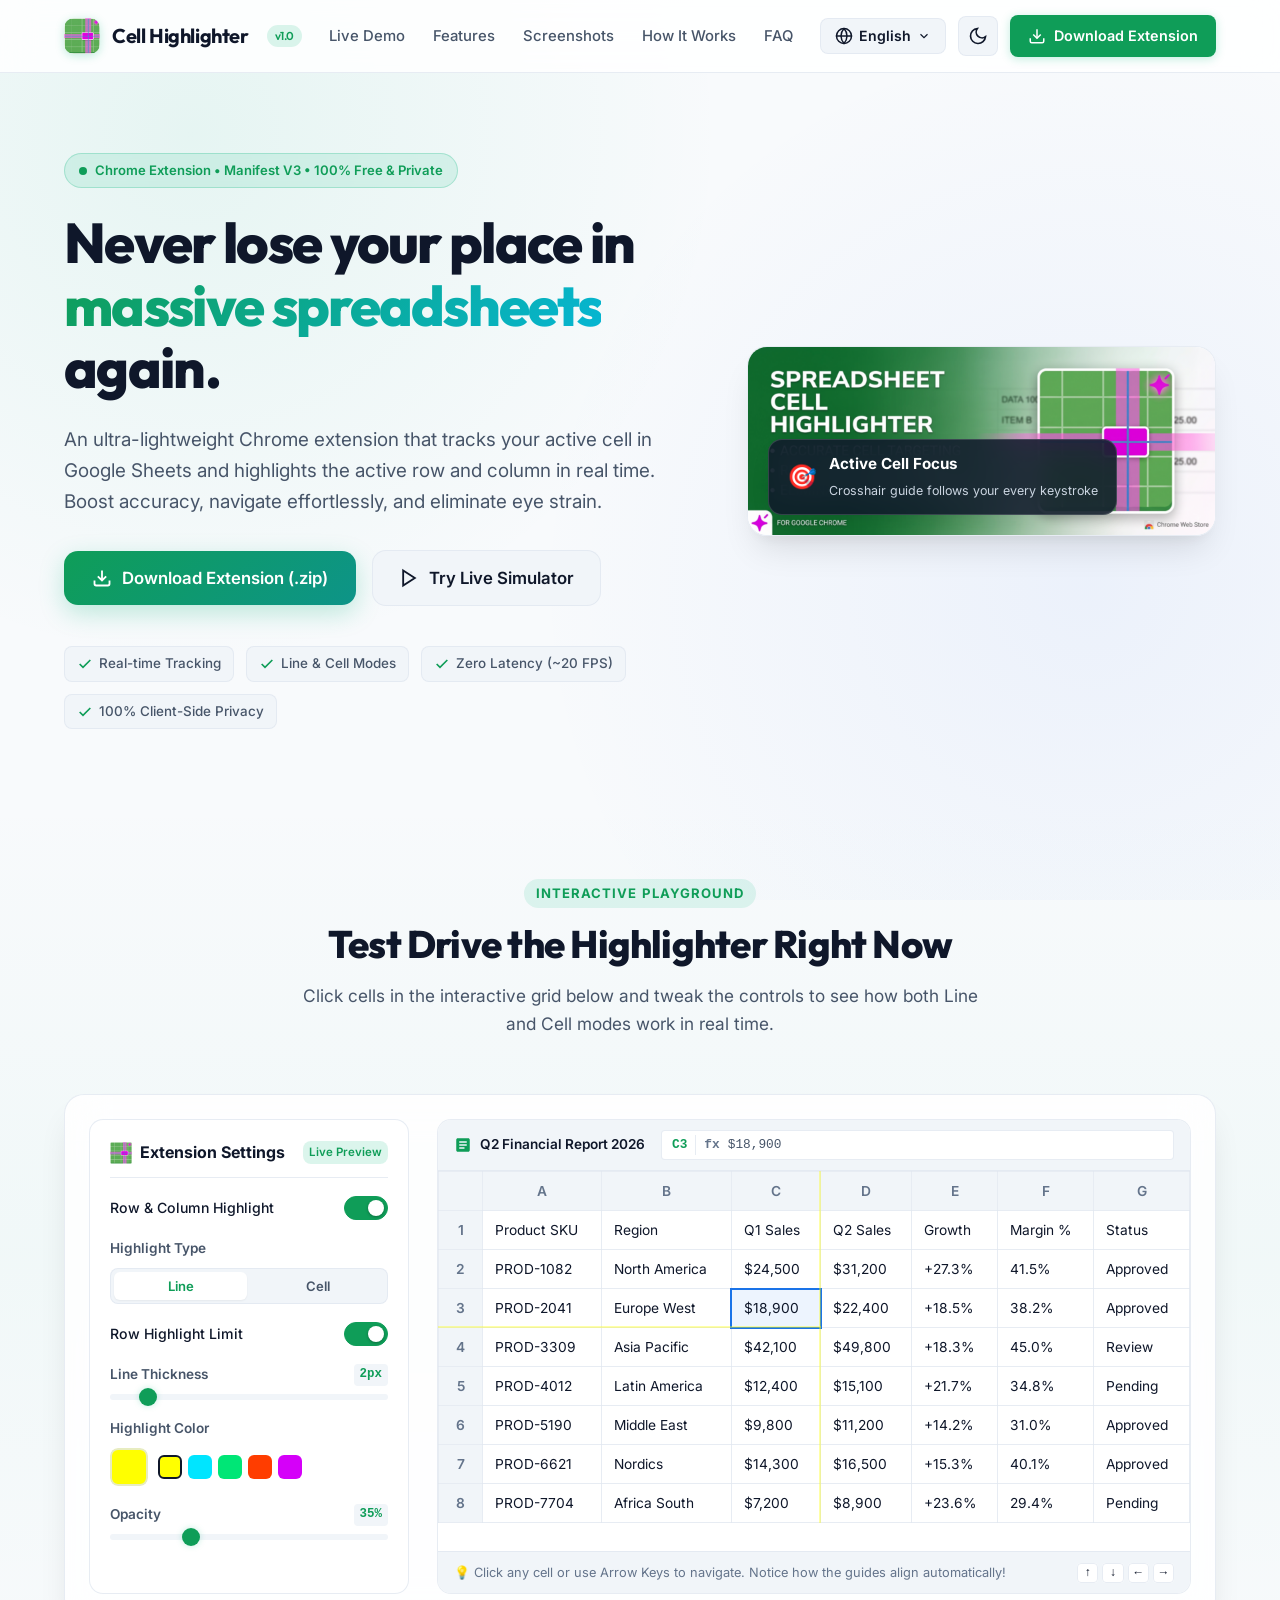
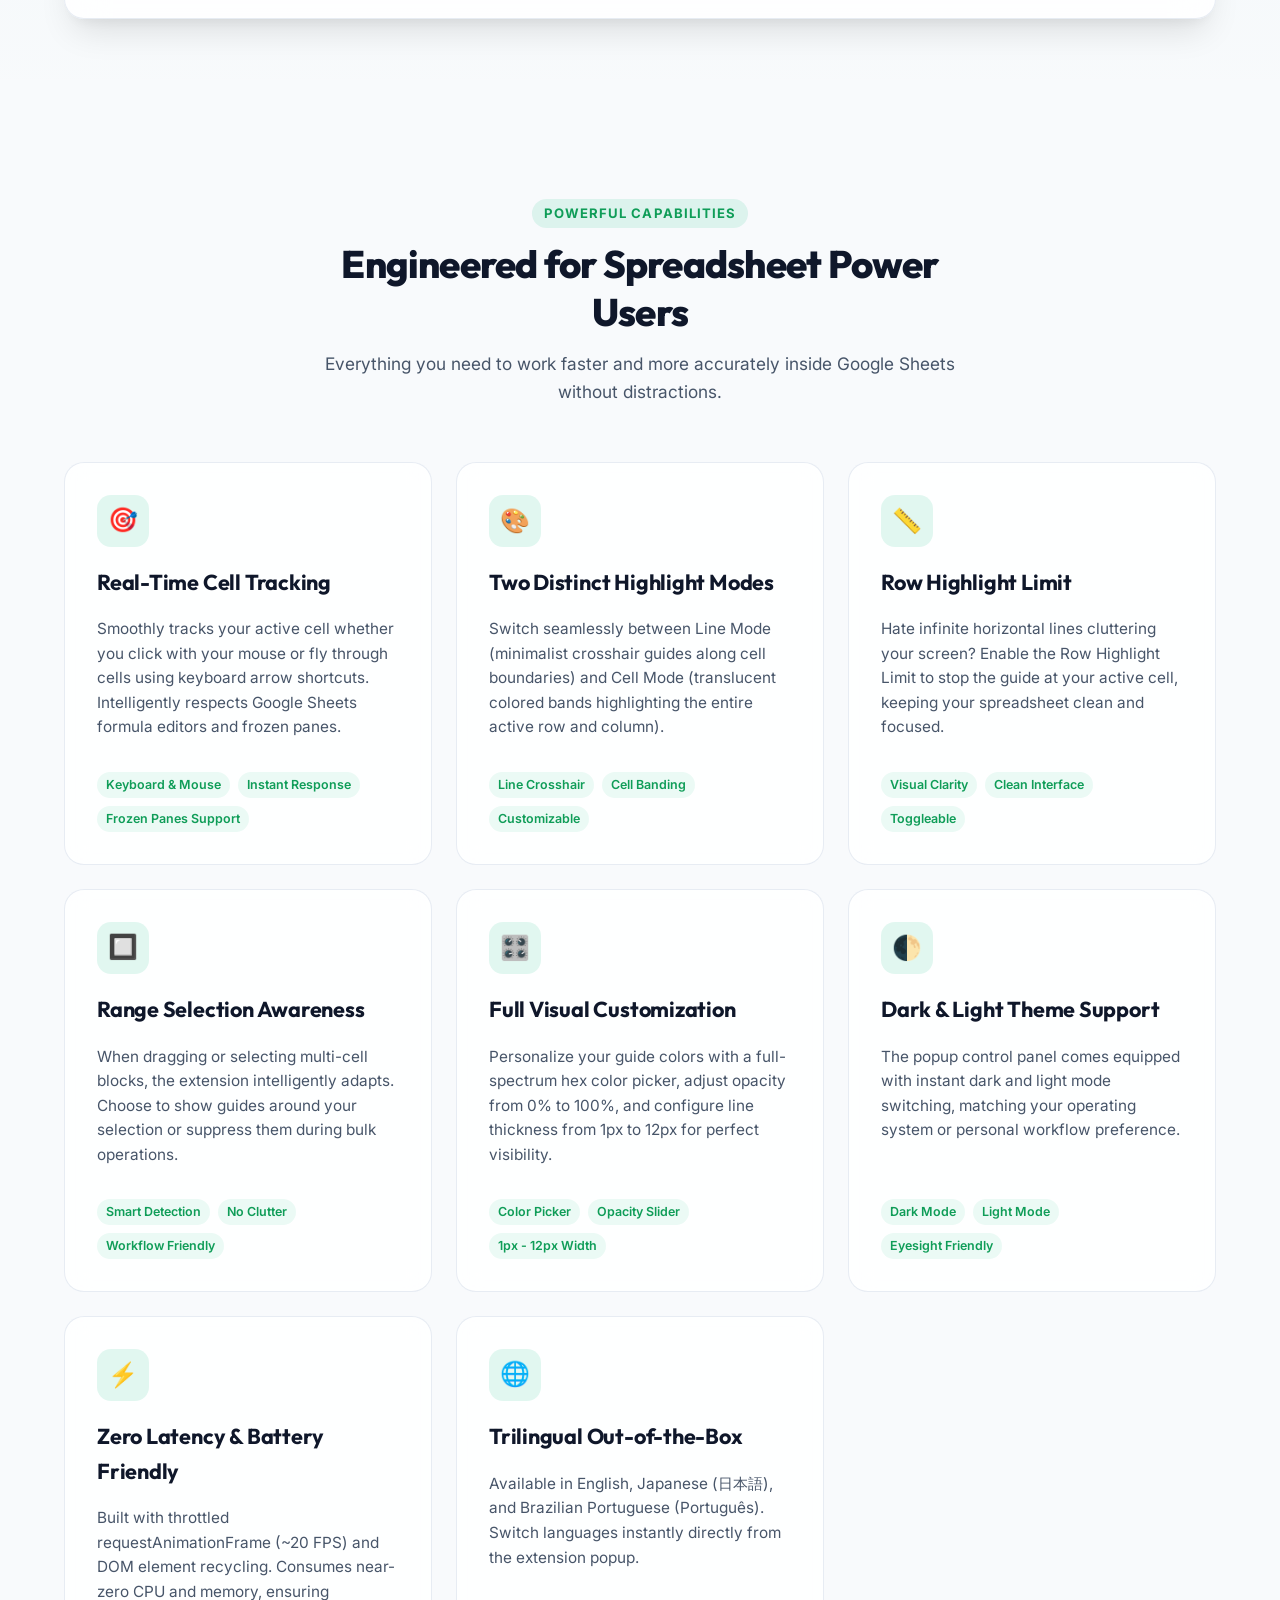
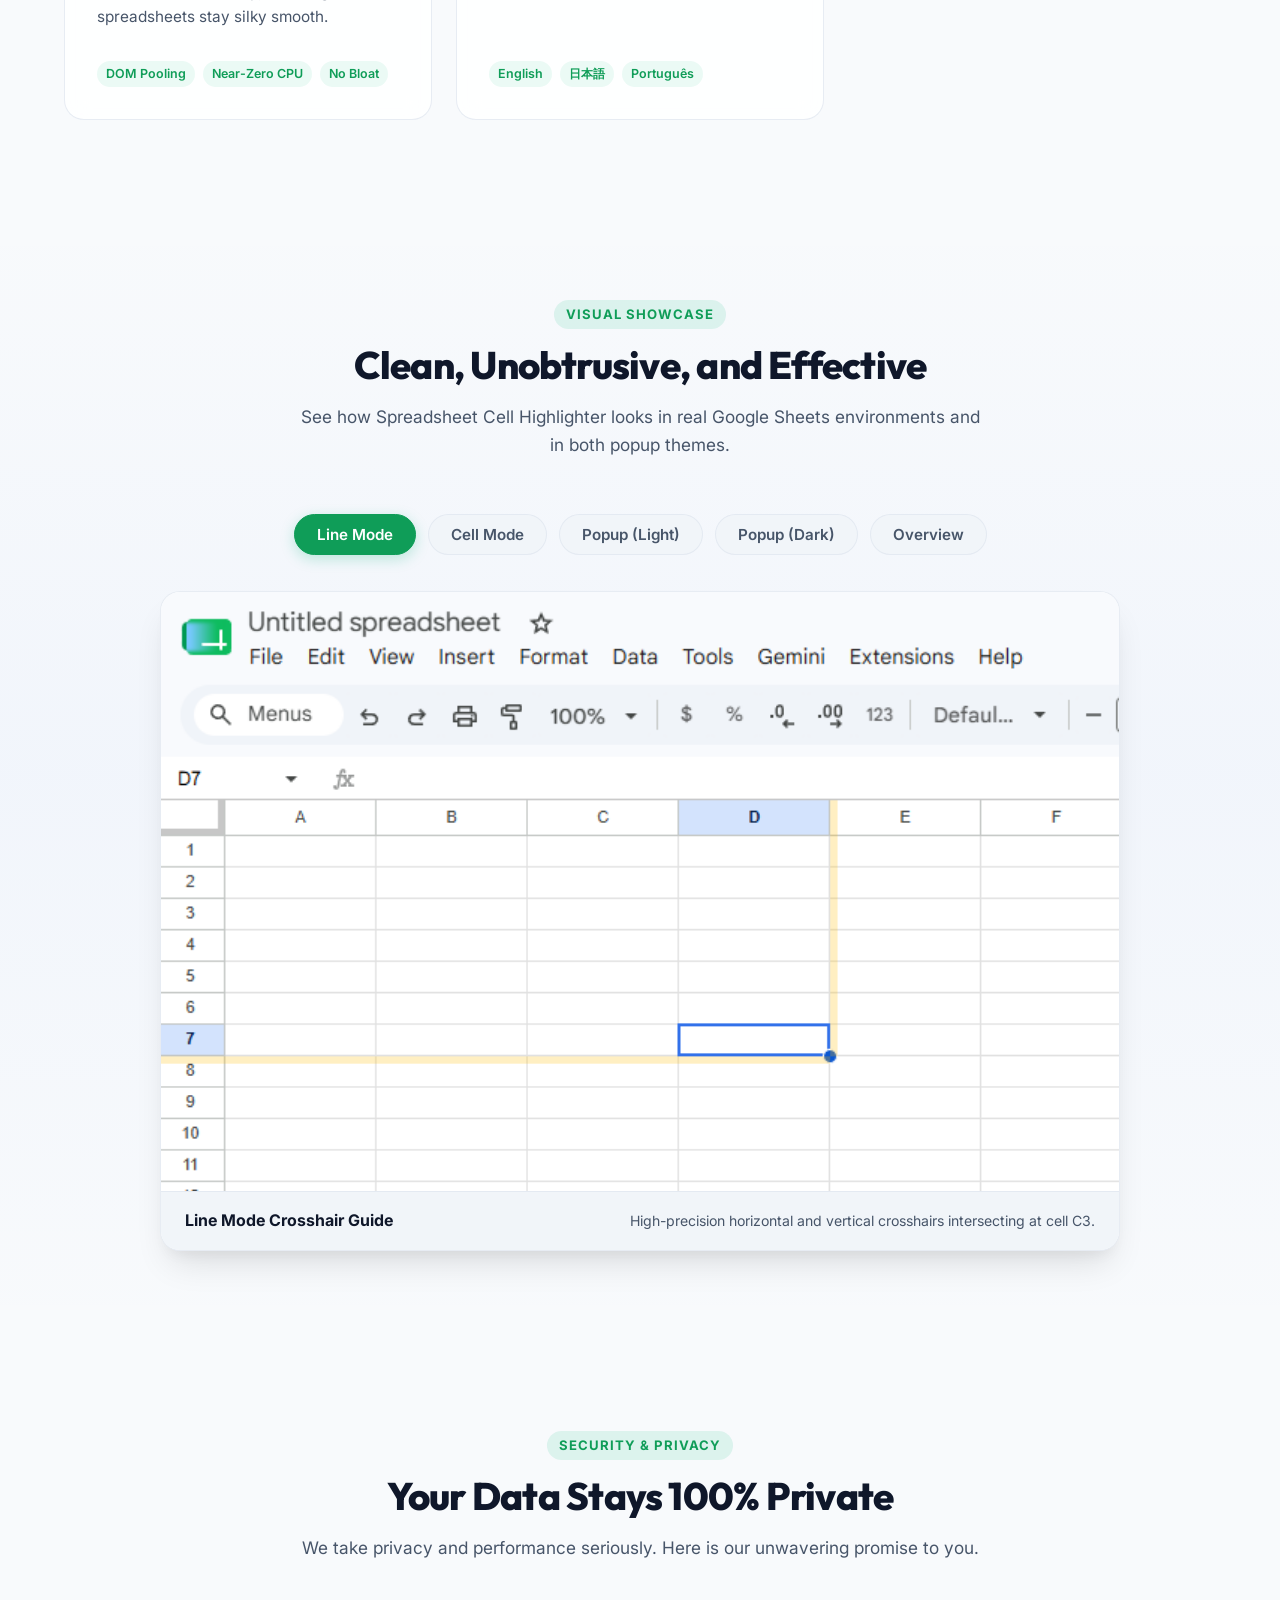
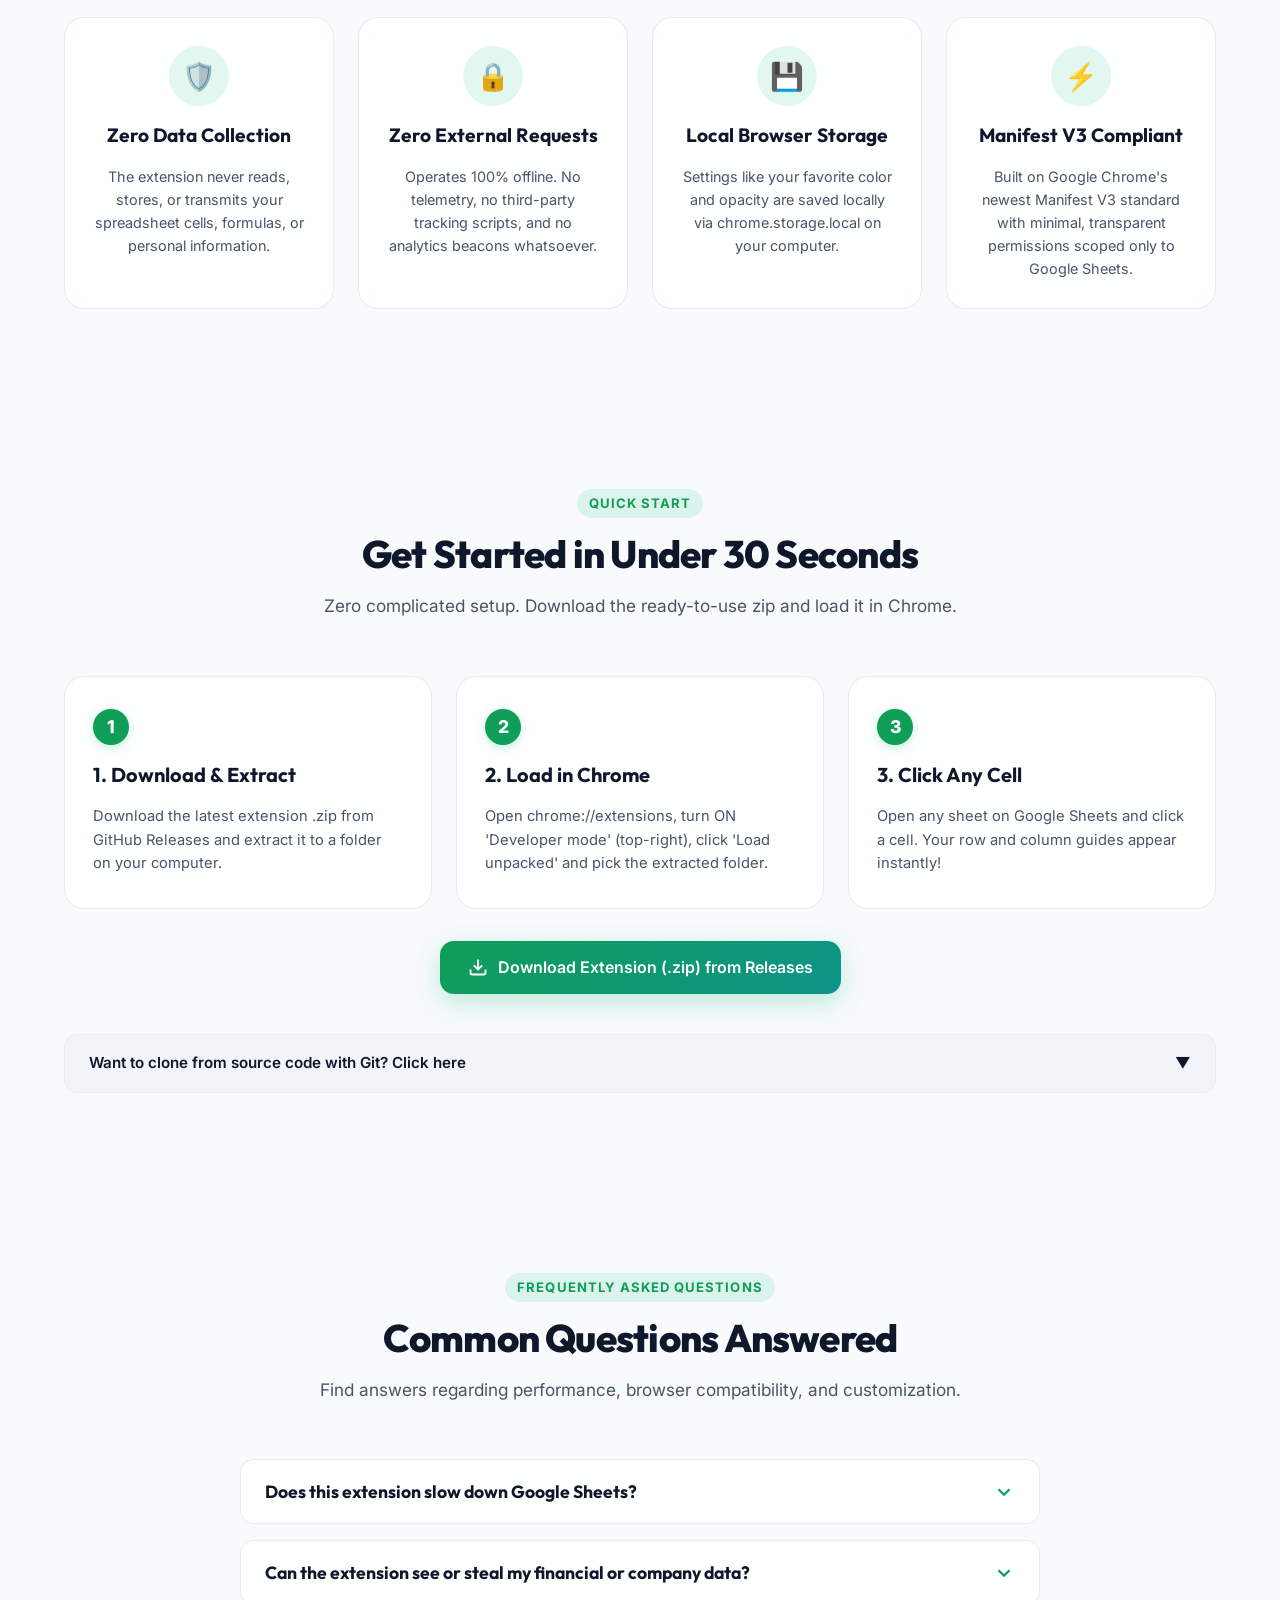
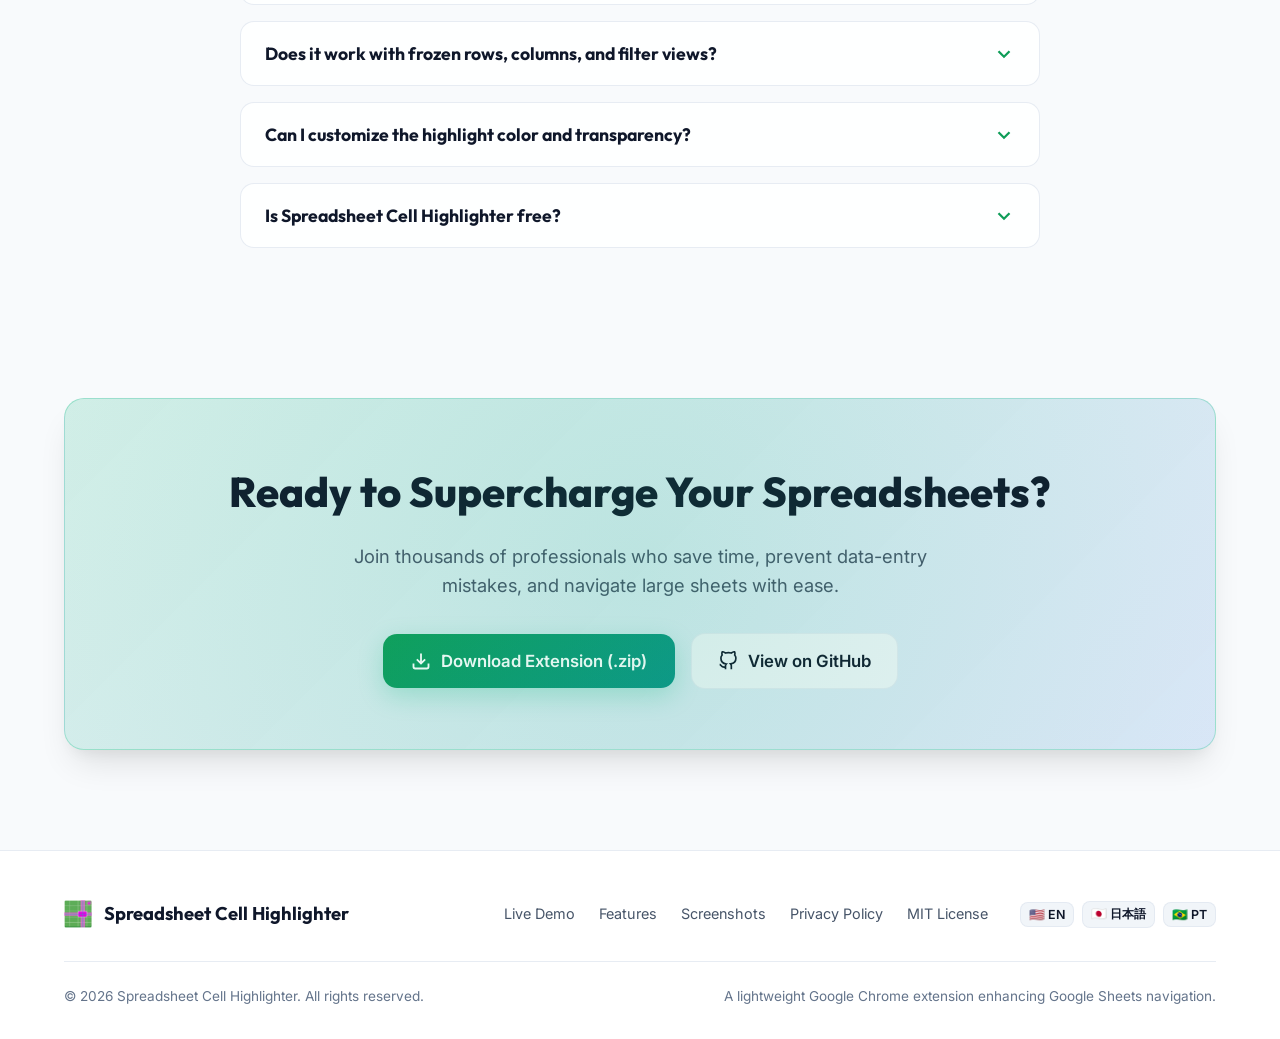
<file: docs/index.html>
<!DOCTYPE html>
<html lang="en" data-theme="light">

<head>
  <meta charset="UTF-8">
  <meta name="viewport" content="width=device-width, initial-scale=1.0">
  <title>Spreadsheet Cell Highlighter - Crosshair & Band Guides for Google Sheets</title>
  <meta name="description"
    content="A lightweight Chrome extension that tracks the active cell in Google Sheets and highlights the active row and column in real-time. Boost data accuracy and eliminate eye fatigue.">
  <meta name="keywords"
    content="Google Sheets highlighter, spreadsheet crosshair, cell highlighter, row column highlight, google sheets extension, chrome extension">

  <!-- Open Graph / Social Meta -->
  <meta property="og:type" content="website">
  <meta property="og:title" content="Spreadsheet Cell Highlighter - Google Chrome Extension">
  <meta property="og:description"
    content="Never lose your place in massive spreadsheets. Real-time row & column highlight for Google Sheets.">
  <meta property="og:image" content="./assets/promo-marquee-1400x563.png">

  <!-- Favicon -->
  <link rel="icon" type="image/png" href="./assets/icon128.png">

  <!-- Google Fonts -->
  <link rel="preconnect" href="https://fonts.googleapis.com">
  <link rel="preconnect" href="https://fonts.gstatic.com" crossorigin>
  <link
    href="https://fonts.googleapis.com/css2?family=Inter:wght@400;500;600;700&family=Outfit:wght@500;600;700;800&display=swap"
    rel="stylesheet">

  <!-- Stylesheet -->
  <link rel="stylesheet" href="./style.css">
</head>

<body>

  <!-- ==========================================
       Header & Navigation
       ========================================== -->
  <header class="site-header">
    <div class="container header-container">
      <a href="#" class="brand-logo" aria-label="Spreadsheet Cell Highlighter">
        <img src="./assets/icon128.png" alt="Spreadsheet Cell Highlighter Logo" class="brand-icon">
        <span>Cell Highlighter</span>
        <span class="brand-title-badge">v1.0</span>
      </a>

      <nav>
        <ul class="nav-links" id="nav-links">
          <li><a href="#simulator" class="nav-link" data-i18n="navSimulator">Live Demo</a></li>
          <li><a href="#features" class="nav-link" data-i18n="navFeatures">Features</a></li>
          <li><a href="#gallery" class="nav-link" data-i18n="navGallery">Screenshots</a></li>
          <li><a href="#how-it-works" class="nav-link" data-i18n="navHowItWorks">How It Works</a></li>
          <li><a href="#faq" class="nav-link" data-i18n="navFaq">FAQ</a></li>
        </ul>
      </nav>

      <div class="header-actions">
        <!-- Language Switcher -->
        <div class="lang-selector-wrapper">
          <button class="lang-select-btn" id="lang-select-btn" aria-label="Select Language">
            <svg width="18" height="18" viewBox="0 0 24 24" fill="none" stroke="currentColor" stroke-width="2"
              stroke-linecap="round" stroke-linejoin="round">
              <circle cx="12" cy="12" r="10"></circle>
              <line x1="2" y1="12" x2="22" y2="12"></line>
              <path d="M12 2a15.3 15.3 0 0 1 4 10 15.3 15.3 0 0 1-4 10 15.3 15.3 0 0 1-4-10 15.3 15.3 0 0 1 4-10z">
              </path>
            </svg>
            <span id="current-lang-label">English</span>
            <svg width="14" height="14" viewBox="0 0 24 24" fill="none" stroke="currentColor" stroke-width="2">
              <polyline points="6 9 12 15 18 9"></polyline>
            </svg>
          </button>
          <div class="lang-dropdown" id="lang-dropdown">
            <button class="lang-option active" data-lang="en">
              <span>🇺🇸</span> <span>English</span>
            </button>
            <button class="lang-option" data-lang="ja">
              <span>🇯🇵</span> <span>日本語</span>
            </button>
            <button class="lang-option" data-lang="pt-BR">
              <span>🇧🇷</span> <span>Português</span>
            </button>
          </div>
        </div>

        <!-- Theme Toggle -->
        <button class="theme-btn" id="theme-toggle-btn" aria-label="Toggle Theme">
          <!-- Sun Icon (shown in dark mode) -->
          <svg id="theme-icon-sun" style="display:none;" viewBox="0 0 24 24" fill="none" stroke="currentColor"
            stroke-width="2">
            <circle cx="12" cy="12" r="5"></circle>
            <line x1="12" y1="1" x2="12" y2="3"></line>
            <line x1="12" y1="21" x2="12" y2="23"></line>
            <line x1="4.22" y1="4.22" x2="5.64" y2="5.64"></line>
            <line x1="18.36" y1="18.36" x2="19.78" y2="19.78"></line>
            <line x1="1" y1="12" x2="3" y2="12"></line>
            <line x1="21" y1="12" x2="23" y2="12"></line>
            <line x1="4.22" y1="19.78" x2="5.64" y2="18.36"></line>
            <line x1="18.36" y1="5.64" x2="19.78" y2="4.22"></line>
          </svg>
          <!-- Moon Icon (shown in light mode) -->
          <svg id="theme-icon-moon" viewBox="0 0 24 24" fill="none" stroke="currentColor" stroke-width="2">
            <path d="M21 12.79A9 9 0 1 1 11.21 3 7 7 0 0 0 21 12.79z"></path>
          </svg>
        </button>

        <!-- CTA Button -->
        <a href="#how-it-works" class="btn-header-install">
          <svg width="18" height="18" viewBox="0 0 24 24" fill="none" stroke="currentColor" stroke-width="2">
            <path d="M21 15v4a2 2 0 0 1-2 2H5a2 2 0 0 1-2-2v-4"></path>
            <polyline points="7 10 12 15 17 10"></polyline>
            <line x1="12" y1="15" x2="12" y2="3"></line>
          </svg>
          <span data-i18n="navInstallBtn">Add to Chrome</span>
        </a>

        <!-- Mobile Menu Button -->
        <button class="mobile-menu-btn" id="mobile-menu-btn" aria-label="Toggle Navigation Menu">
          <svg width="22" height="22" viewBox="0 0 24 24" fill="none" stroke="currentColor" stroke-width="2">
            <line x1="3" y1="12" x2="21" y2="12"></line>
            <line x1="3" y1="6" x2="21" y2="6"></line>
            <line x1="3" y1="18" x2="21" y2="18"></line>
          </svg>
        </button>
      </div>
    </div>
  </header>

  <main>
    <!-- ==========================================
         Hero Section
         ========================================== -->
    <section class="hero-section">
      <div class="container">
        <div class="hero-grid">
          <div class="hero-content">
            <div class="hero-badge-pill">
              <span class="pulse-dot"></span>
              <span data-i18n="heroBadge">Chrome Extension • Manifest V3 • 100% Free & Private</span>
            </div>

            <h1 class="hero-title">
              <span data-i18n="heroTitlePrefix">Never lose your place in </span><span class="gradient-text"
                data-i18n="heroTitleGradient">massive spreadsheets</span><span data-i18n="heroTitleSuffix">
                again.</span>
            </h1>

            <p class="hero-description" data-i18n="heroDescription">
              An ultra-lightweight Chrome extension that tracks your active cell in Google Sheets and highlights the
              active row and column in real time. Boost accuracy, navigate effortlessly, and eliminate eye strain.
            </p>

            <div class="hero-actions">
              <a href="#how-it-works" class="btn-primary">
                <svg width="20" height="20" viewBox="0 0 24 24" fill="none" stroke="currentColor" stroke-width="2.2">
                  <path d="M21 15v4a2 2 0 0 1-2 2H5a2 2 0 0 1-2-2v-4"></path>
                  <polyline points="7 10 12 15 17 10"></polyline>
                  <line x1="12" y1="15" x2="12" y2="3"></line>
                </svg>
                <span data-i18n="heroBtnInstall">Install Extension (Free)</span>
              </a>

              <a href="#simulator" class="btn-secondary">
                <svg width="20" height="20" viewBox="0 0 24 24" fill="none" stroke="currentColor" stroke-width="2.2">
                  <polygon points="5 3 19 12 5 21 5 3"></polygon>
                </svg>
                <span data-i18n="heroBtnDemo">Try Live Simulator</span>
              </a>
            </div>

            <div class="hero-features-chips">
              <div class="hero-chip">
                <svg viewBox="0 0 24 24" fill="none" stroke="currentColor" stroke-width="2.5">
                  <polyline points="20 6 9 17 4 12"></polyline>
                </svg>
                <span data-i18n="heroChip1">Real-time Tracking</span>
              </div>
              <div class="hero-chip">
                <svg viewBox="0 0 24 24" fill="none" stroke="currentColor" stroke-width="2.5">
                  <polyline points="20 6 9 17 4 12"></polyline>
                </svg>
                <span data-i18n="heroChip2">Line & Cell Modes</span>
              </div>
              <div class="hero-chip">
                <svg viewBox="0 0 24 24" fill="none" stroke="currentColor" stroke-width="2.5">
                  <polyline points="20 6 9 17 4 12"></polyline>
                </svg>
                <span data-i18n="heroChip3">Zero Latency (~20 FPS)</span>
              </div>
              <div class="hero-chip">
                <svg viewBox="0 0 24 24" fill="none" stroke="currentColor" stroke-width="2.5">
                  <polyline points="20 6 9 17 4 12"></polyline>
                </svg>
                <span data-i18n="heroChip4">100% Client-Side Privacy</span>
              </div>
            </div>
          </div>

          <div class="hero-visual">
            <div class="hero-visual-card">
              <img src="./assets/promo-marquee-1400x563.png" alt="Spreadsheet Cell Highlighter Preview"
                class="hero-banner-img">
              <div class="hero-floating-badge">
                <div class="floating-badge-icon">🎯</div>
                <div class="floating-badge-text">
                  <strong data-i18n="heroFloatingTitle">Active Cell Focus</strong>
                  <span data-i18n="heroFloatingSubtitle">Crosshair guide follows your every keystroke</span>
                </div>
              </div>
            </div>
          </div>
        </div>
      </div>
    </section>

    <!-- ==========================================
         Interactive Simulator Section
         ========================================== -->
    <section class="section simulator-section" id="simulator">
      <div class="container">
        <div class="section-header">
          <span class="section-tag" data-i18n="simTag">Interactive Playground</span>
          <h2 class="section-title" data-i18n="simTitle">Test Drive the Highlighter Right Now</h2>
          <p class="section-subtitle" data-i18n="simSubtitle">
            Click cells in the interactive grid below and tweak the controls to see how both Line and Cell modes work in
            real time.
          </p>
        </div>

        <div class="simulator-container">
          <!-- Control Panel (Mirrors Extension Popup) -->
          <div class="simulator-panel">
            <div class="panel-header">
              <div class="panel-title">
                <img src="./assets/icon128.png" width="22" height="22" alt="icon">
                <span data-i18n="simPanelTitle">Extension Settings</span>
              </div>
              <span class="panel-badge" data-i18n="simPanelBadge">Live Preview</span>
            </div>

            <!-- Toggle Highlighter -->
            <div class="control-group">
              <label class="switch-label">
                <span data-i18n="simEnableLabel">Row & Column Highlight</span>
                <div class="switch">
                  <input type="checkbox" id="sim-toggle-enable" checked>
                  <span class="slider-round"></span>
                </div>
              </label>
            </div>

            <!-- Mode Selector -->
            <div class="control-group">
              <span class="control-label" data-i18n="simStyleLabel">Highlight Type</span>
              <div class="segmented-control">
                <button type="button" class="segmented-btn active" id="sim-style-line"
                  data-i18n="simStyleLine">Line</button>
                <button type="button" class="segmented-btn" id="sim-style-cell" data-i18n="simStyleCell">Cell</button>
              </div>
            </div>

            <!-- Row Limit Toggle -->
            <div class="control-group">
              <label class="switch-label">
                <span data-i18n="simRowLimitLabel">Row Highlight Limit</span>
                <div class="switch">
                  <input type="checkbox" id="sim-toggle-rowlimit" checked>
                  <span class="slider-round"></span>
                </div>
              </label>
            </div>

            <!-- Line Thickness (Line Mode Only) -->
            <div class="control-group" id="sim-group-thickness">
              <div class="control-label">
                <span data-i18n="simThicknessLabel">Line Thickness</span>
                <span class="control-val-badge" id="sim-val-thickness">2px</span>
              </div>
              <input type="range" id="sim-input-thickness" min="1" max="10" value="2">
            </div>

            <!-- Color Picker -->
            <div class="control-group">
              <span class="control-label" data-i18n="simColorLabel">Highlight Color</span>
              <div class="color-picker-row">
                <input type="color" id="sim-input-color" value="#ffff00">
                <div class="color-preset-pills">
                  <div class="color-pill active" style="background:#ffff00;" data-color="#ffff00" title="Yellow"></div>
                  <div class="color-pill" style="background:#00e5ff;" data-color="#00e5ff" title="Cyan"></div>
                  <div class="color-pill" style="background:#00e676;" data-color="#00e676" title="Green"></div>
                  <div class="color-pill" style="background:#ff3d00;" data-color="#ff3d00" title="Orange"></div>
                  <div class="color-pill" style="background:#d500f9;" data-color="#d500f9" title="Purple"></div>
                </div>
              </div>
            </div>

            <!-- Opacity Slider -->
            <div class="control-group">
              <div class="control-label">
                <span data-i18n="simOpacityLabel">Opacity</span>
                <span class="control-val-badge" id="sim-val-opacity">35%</span>
              </div>
              <input type="range" id="sim-input-opacity" min="10" max="100" value="35">
            </div>
          </div>

          <!-- Interactive Spreadsheet Grid -->
          <div class="simulator-stage">
            <div class="sheets-mockup-bar">
              <div class="sheets-mockup-tab">
                <svg width="18" height="18" viewBox="0 0 24 24" fill="#0f9d58">
                  <path
                    d="M19 3H5c-1.1 0-2 .9-2 2v14c0 1.1.9 2 2 2h14c1.1 0 2-.9 2-2V5c0-1.1-.9-2-2-2zm-5 14H7v-2h7v2zm3-4H7v-2h10v2zm0-4H7V7h10v2z" />
                </svg>
                <span>Q2 Financial Report 2026</span>
              </div>
              <div class="sheets-formula-bar">
                <span class="sheets-formula-name" id="sim-formula-cell-name">C3</span>
                <span style="font-weight: bold; color: var(--text-muted);">fx</span>
                <span id="sim-formula-cell-val">$18,900</span>
              </div>
            </div>

            <div class="spreadsheet-viewport" id="spreadsheet-viewport">
              <table class="spreadsheet-grid" id="sim-grid-table">
                <!-- Dynamically generated rows & columns -->
              </table>
              <div class="simulator-overlay" id="sim-overlay">
                <!-- Live crosshairs / color bands rendered here -->
              </div>
            </div>

            <div class="simulator-footer-hint">
              <span data-i18n="simHint">💡 Click any cell or use Arrow Keys to navigate. Notice how the guides align
                automatically!</span>
              <div>
                <kbd>↑</kbd> <kbd>↓</kbd> <kbd>←</kbd> <kbd>→</kbd>
              </div>
            </div>
          </div>
        </div>
      </div>
    </section>

    <!-- ==========================================
         Features Section
         ========================================== -->
    <section class="section" id="features">
      <div class="container">
        <div class="section-header">
          <span class="section-tag" data-i18n="featuresTag">Powerful Capabilities</span>
          <h2 class="section-title" data-i18n="featuresTitle">Engineered for Spreadsheet Power Users</h2>
          <p class="section-subtitle" data-i18n="featuresSubtitle">
            Everything you need to work faster and more accurately inside Google Sheets without distractions.
          </p>
        </div>

        <div class="features-grid">
          <!-- Card 1 -->
          <div class="feature-card">
            <div class="feature-icon-wrapper">🎯</div>
            <h3 class="feature-title" data-i18n="feat1Title">Real-Time Cell Tracking</h3>
            <p class="feature-text" data-i18n="feat1Desc">
              Smoothly tracks your active cell whether you click with your mouse or fly through cells using keyboard
              arrow shortcuts. Intelligently respects Google Sheets formula editors and frozen panes.
            </p>
            <div class="feature-tag-list">
              <span class="feature-tag" data-i18n="feat1Tag1">Keyboard & Mouse</span>
              <span class="feature-tag" data-i18n="feat1Tag2">Instant Response</span>
              <span class="feature-tag" data-i18n="feat1Tag3">Frozen Panes Support</span>
            </div>
          </div>

          <!-- Card 2 -->
          <div class="feature-card">
            <div class="feature-icon-wrapper">🎨</div>
            <h3 class="feature-title" data-i18n="feat2Title">Two Distinct Highlight Modes</h3>
            <p class="feature-text" data-i18n="feat2Desc">
              Switch seamlessly between Line Mode (minimalist crosshair guides along cell boundaries) and Cell Mode
              (translucent colored bands highlighting the entire active row and column).
            </p>
            <div class="feature-tag-list">
              <span class="feature-tag" data-i18n="feat2Tag1">Line Crosshair</span>
              <span class="feature-tag" data-i18n="feat2Tag2">Cell Banding</span>
              <span class="feature-tag" data-i18n="feat2Tag3">Customizable</span>
            </div>
          </div>

          <!-- Card 3 -->
          <div class="feature-card">
            <div class="feature-icon-wrapper">📏</div>
            <h3 class="feature-title" data-i18n="feat3Title">Row Highlight Limit</h3>
            <p class="feature-text" data-i18n="feat3Desc">
              Hate infinite horizontal lines cluttering your screen? Enable the Row Highlight Limit to stop the guide at
              your active cell, keeping your spreadsheet clean and focused.
            </p>
            <div class="feature-tag-list">
              <span class="feature-tag" data-i18n="feat3Tag1">Visual Clarity</span>
              <span class="feature-tag" data-i18n="feat3Tag2">Clean Interface</span>
              <span class="feature-tag" data-i18n="feat3Tag3">Toggleable</span>
            </div>
          </div>

          <!-- Card 4 -->
          <div class="feature-card">
            <div class="feature-icon-wrapper">🔲</div>
            <h3 class="feature-title" data-i18n="feat4Title">Range Selection Awareness</h3>
            <p class="feature-text" data-i18n="feat4Desc">
              When dragging or selecting multi-cell blocks, the extension intelligently adapts. Choose to show guides
              around your selection or suppress them during bulk operations.
            </p>
            <div class="feature-tag-list">
              <span class="feature-tag" data-i18n="feat4Tag1">Smart Detection</span>
              <span class="feature-tag" data-i18n="feat4Tag2">No Clutter</span>
              <span class="feature-tag" data-i18n="feat4Tag3">Workflow Friendly</span>
            </div>
          </div>

          <!-- Card 5 -->
          <div class="feature-card">
            <div class="feature-icon-wrapper">🎛️</div>
            <h3 class="feature-title" data-i18n="feat5Title">Full Visual Customization</h3>
            <p class="feature-text" data-i18n="feat5Desc">
              Personalize your guide colors with a full-spectrum hex color picker, adjust opacity from 0% to 100%, and
              configure line thickness from 1px to 12px for perfect visibility.
            </p>
            <div class="feature-tag-list">
              <span class="feature-tag" data-i18n="feat5Tag1">Color Picker</span>
              <span class="feature-tag" data-i18n="feat5Tag2">Opacity Slider</span>
              <span class="feature-tag" data-i18n="feat5Tag3">1px - 12px Width</span>
            </div>
          </div>

          <!-- Card 6 -->
          <div class="feature-card">
            <div class="feature-icon-wrapper">🌓</div>
            <h3 class="feature-title" data-i18n="feat6Title">Dark & Light Theme Support</h3>
            <p class="feature-text" data-i18n="feat6Desc">
              The popup control panel comes equipped with instant dark and light mode switching, matching your operating
              system or personal workflow preference.
            </p>
            <div class="feature-tag-list">
              <span class="feature-tag" data-i18n="feat6Tag1">Dark Mode</span>
              <span class="feature-tag" data-i18n="feat6Tag2">Light Mode</span>
              <span class="feature-tag" data-i18n="feat6Tag3">Eyesight Friendly</span>
            </div>
          </div>

          <!-- Card 7 -->
          <div class="feature-card">
            <div class="feature-icon-wrapper">⚡</div>
            <h3 class="feature-title" data-i18n="feat7Title">Zero Latency & Battery Friendly</h3>
            <p class="feature-text" data-i18n="feat7Desc">
              Built with throttled requestAnimationFrame (~20 FPS) and DOM element recycling. Consumes near-zero CPU and
              memory, ensuring spreadsheets stay silky smooth.
            </p>
            <div class="feature-tag-list">
              <span class="feature-tag" data-i18n="feat7Tag1">DOM Pooling</span>
              <span class="feature-tag" data-i18n="feat7Tag2">Near-Zero CPU</span>
              <span class="feature-tag" data-i18n="feat7Tag3">No Bloat</span>
            </div>
          </div>

          <!-- Card 8 -->
          <div class="feature-card">
            <div class="feature-icon-wrapper">🌐</div>
            <h3 class="feature-title" data-i18n="feat8Title">Trilingual Out-of-the-Box</h3>
            <p class="feature-text" data-i18n="feat8Desc">
              Available in English, Japanese (日本語), and Brazilian Portuguese (Português). Switch languages instantly
              directly from the extension popup.
            </p>
            <div class="feature-tag-list">
              <span class="feature-tag" data-i18n="feat8Tag1">English</span>
              <span class="feature-tag" data-i18n="feat8Tag2">日本語</span>
              <span class="feature-tag" data-i18n="feat8Tag3">Português</span>
            </div>
          </div>
        </div>
      </div>
    </section>

    <!-- ==========================================
         Screenshots Showcase Gallery
         ========================================== -->
    <section class="section gallery-section" id="gallery">
      <div class="container">
        <div class="section-header">
          <span class="section-tag" data-i18n="galleryTag">Visual Showcase</span>
          <h2 class="section-title" data-i18n="galleryTitle">Clean, Unobtrusive, and Effective</h2>
          <p class="section-subtitle" data-i18n="gallerySubtitle">
            See how Spreadsheet Cell Highlighter looks in real Google Sheets environments and in both popup themes.
          </p>
        </div>

        <div class="gallery-tabs">
          <button class="gallery-tab-btn active" data-target="gallery-line" data-i18n="tabLine">Line Mode</button>
          <button class="gallery-tab-btn" data-target="gallery-cell" data-i18n="tabCell">Cell Mode</button>
          <button class="gallery-tab-btn" data-target="gallery-pop-light" data-i18n="tabPopupLight">Popup
            (Light)</button>
          <button class="gallery-tab-btn" data-target="gallery-pop-dark" data-i18n="tabPopupDark">Popup (Dark)</button>
          <button class="gallery-tab-btn" data-target="gallery-promo" data-i18n="tabPromo">Overview</button>
        </div>

        <div class="gallery-display">
          <!-- Item 1: Line Mode -->
          <div class="gallery-item active" id="gallery-line">
            <div class="gallery-frame">
              <img src="./assets/screenshot-4-line-highlight.png" alt="Line Mode Highlight">
              <div class="gallery-caption">
                <div class="caption-title" data-i18n="capLineTitle">Line Mode Crosshair Guide</div>
                <div class="caption-desc" data-i18n="capLineDesc">High-precision horizontal and vertical crosshairs
                  intersecting at cell C3.</div>
              </div>
            </div>
          </div>

          <!-- Item 2: Cell Mode -->
          <div class="gallery-item" id="gallery-cell">
            <div class="gallery-frame">
              <img src="./assets/screenshot-3-cell-highlight.png" alt="Cell Mode Highlight">
              <div class="gallery-caption">
                <div class="caption-title" data-i18n="capCellTitle">Cell Mode Colored Bands</div>
                <div class="caption-desc" data-i18n="capCellDesc">Gentle translucent yellow bands highlighting row 3 and
                  column C simultaneously.</div>
              </div>
            </div>
          </div>

          <!-- Item 3: Popup Light -->
          <div class="gallery-item" id="gallery-pop-light">
            <div class="gallery-frame" style="max-width: 480px; margin: 0 auto;">
              <img src="./assets/screenshot-1-control-panel.png" alt="Popup Control Panel Light Theme">
              <div class="gallery-caption">
                <div class="caption-title" data-i18n="capPopupLightTitle">Light Mode Popup Panel</div>
                <div class="caption-desc" data-i18n="capPopupLightDesc">Clean, responsive settings popup with instant
                  controls and color sliders.</div>
              </div>
            </div>
          </div>

          <!-- Item 4: Popup Dark -->
          <div class="gallery-item" id="gallery-pop-dark">
            <div class="gallery-frame" style="max-width: 480px; margin: 0 auto;">
              <img src="./assets/screenshot-2-control-panel-dark-mode.png" alt="Popup Control Panel Dark Theme">
              <div class="gallery-caption">
                <div class="caption-title" data-i18n="capPopupDarkTitle">Dark Mode Popup Panel</div>
                <div class="caption-desc" data-i18n="capPopupDarkDesc">OLED-friendly dark theme designed for comfortable
                  late-night data sessions.</div>
              </div>
            </div>
          </div>

          <!-- Item 5: Promo Overview -->
          <div class="gallery-item" id="gallery-promo">
            <div class="gallery-frame">
              <img src="./assets/promo-large-920x370.png" alt="Promotional Overview">
              <div class="gallery-caption">
                <div class="caption-title" data-i18n="capPromoTitle">Spreadsheet Cell Highlighter Banner</div>
                <div class="caption-desc" data-i18n="capPromoDesc">Designed specifically to boost data accuracy and
                  reduce eye fatigue.</div>
              </div>
            </div>
          </div>
        </div>
      </div>
    </section>

    <!-- ==========================================
         Trust & Privacy Section
         ========================================== -->
    <section class="section" id="privacy">
      <div class="container">
        <div class="section-header">
          <span class="section-tag" data-i18n="trustTag">Security & Privacy</span>
          <h2 class="section-title" data-i18n="trustTitle">Your Data Stays 100% Private</h2>
          <p class="section-subtitle" data-i18n="trustSubtitle">
            We take privacy and performance seriously. Here is our unwavering promise to you.
          </p>
        </div>

        <div class="trust-grid">
          <div class="trust-card">
            <div class="trust-icon">🛡️</div>
            <h3 class="trust-title" data-i18n="trust1Title">Zero Data Collection</h3>
            <p class="trust-desc" data-i18n="trust1Desc">The extension never reads, stores, or transmits your
              spreadsheet cells, formulas, or personal information.</p>
          </div>

          <div class="trust-card">
            <div class="trust-icon">🔒</div>
            <h3 class="trust-title" data-i18n="trust2Title">Zero External Requests</h3>
            <p class="trust-desc" data-i18n="trust2Desc">Operates 100% offline. No telemetry, no third-party tracking
              scripts, and no analytics beacons whatsoever.</p>
          </div>

          <div class="trust-card">
            <div class="trust-icon">💾</div>
            <h3 class="trust-title" data-i18n="trust3Title">Local Browser Storage</h3>
            <p class="trust-desc" data-i18n="trust3Desc">Settings like your favorite color and opacity are saved locally
              via chrome.storage.local on your computer.</p>
          </div>

          <div class="trust-card">
            <div class="trust-icon">⚡</div>
            <h3 class="trust-title" data-i18n="trust4Title">Manifest V3 Compliant</h3>
            <p class="trust-desc" data-i18n="trust4Desc">Built on Google Chrome's newest Manifest V3 standard with
              minimal, transparent permissions scoped only to Google Sheets.</p>
          </div>
        </div>
      </div>
    </section>

    <!-- ==========================================
         How It Works & Quick Start
         ========================================== -->
    <section class="section" id="how-it-works">
      <div class="container">
        <div class="section-header">
          <span class="section-tag" data-i18n="howTag">Quick Start</span>
          <h2 class="section-title" data-i18n="howTitle">Get Started in Under 30 Seconds</h2>
          <p class="section-subtitle" data-i18n="howSubtitle">
            Zero complicated setup. Download the ready-to-use zip and load it in Chrome.
          </p>
        </div>

        <div class="steps-grid">
          <div class="step-card">
            <div class="step-number">1</div>
            <h3 class="step-title" data-i18n="step1Title">1. Download & Extract</h3>
            <p class="step-desc" data-i18n="step1Desc">Download the latest extension .zip from GitHub Releases and extract it to a folder on your computer.</p>
          </div>

          <div class="step-card">
            <div class="step-number">2</div>
            <h3 class="step-title" data-i18n="step2Title">2. Load in Chrome</h3>
            <p class="step-desc" data-i18n="step2Desc">Open chrome://extensions, turn ON 'Developer mode' (top-right), click 'Load unpacked' and pick the extracted folder.</p>
          </div>

          <div class="step-card">
            <div class="step-number">3</div>
            <h3 class="step-title" data-i18n="step3Title">3. Click Any Cell</h3>
            <p class="step-desc" data-i18n="step3Desc">Open any spreadsheet on Google Sheets and click a cell. Your row and column guides appear instantly!</p>
          </div>
        </div>

        <div style="text-align: center; margin-top: 32px;">
          <a href="https://github.com/lincoln90/Spreadsheet-Cell-Highlighter/releases" target="_blank"
            rel="noopener noreferrer" class="btn-primary" style="display: inline-flex; align-items: center; gap: 10px; padding: 14px 28px; font-size: 1rem;">
            <svg width="20" height="20" viewBox="0 0 24 24" fill="none" stroke="currentColor" stroke-width="2.2">
              <path d="M21 15v4a2 2 0 0 1-2 2H5a2 2 0 0 1-2-2v-4"></path>
              <polyline points="7 10 12 15 17 10"></polyline>
              <line x1="12" y1="15" x2="12" y2="3"></line>
            </svg>
            <span data-i18n="howDownloadBtn">Download Extension (.zip) from Releases</span>
          </a>
        </div>

        <!-- Developer Mode Instructions Accordion -->
        <div class="dev-mode-accordion">
          <div class="dev-accordion-header" id="dev-accordion-toggle">
            <span data-i18n="devAccordionBtn">Want to clone from source code with Git? Click here</span>
            <span class="dev-arrow">▼</span>
          </div>
          <div class="dev-accordion-content" id="dev-accordion-content">
            <p data-i18n="devStep1">1. Clone this repository using Git:</p>
            <div class="code-block">git clone https://github.com/lincoln90/Spreadsheet-Cell-Highlighter.git</div>
            <p data-i18n="devStep2">2. Open Chrome (or Edge, Brave, Opera) and navigate to chrome://extensions/ in the address bar.</p>
            <p data-i18n="devStep3">3. Toggle on 'Developer mode' in the top-right corner.</p>
            <p data-i18n="devStep4">4. Click 'Load unpacked' and select the extension/ directory.</p>
          </div>
        </div>
      </div>
    </section>

    <!-- ==========================================
         FAQ Section
         ========================================== -->
    <section class="section" id="faq">
      <div class="container">
        <div class="section-header">
          <span class="section-tag" data-i18n="faqTag">Frequently Asked Questions</span>
          <h2 class="section-title" data-i18n="faqTitle">Common Questions Answered</h2>
          <p class="section-subtitle" data-i18n="faqSubtitle">
            Find answers regarding performance, browser compatibility, and customization.
          </p>
        </div>

        <div class="faq-list">
          <div class="faq-item">
            <button class="faq-question">
              <span data-i18n="faqQ1">Does this extension slow down Google Sheets?</span>
              <svg class="faq-icon" viewBox="0 0 24 24" fill="none" stroke="currentColor" stroke-width="2.5">
                <polyline points="6 9 12 15 18 9"></polyline>
              </svg>
            </button>
            <div class="faq-answer" data-i18n="faqA1">
              Not at all! The extension is engineered using DOM element pooling and throttled requestAnimationFrame
              cycles. It creates only 2 persistent guide elements in memory instead of creating elements on every click,
              ensuring buttery smooth 60 FPS scrolling.
            </div>
          </div>

          <div class="faq-item">
            <button class="faq-question">
              <span data-i18n="faqQ2">Can the extension see or steal my financial or company data?</span>
              <svg class="faq-icon" viewBox="0 0 24 24" fill="none" stroke="currentColor" stroke-width="2.5">
                <polyline points="6 9 12 15 18 9"></polyline>
              </svg>
            </button>
            <div class="faq-answer" data-i18n="faqA2">
              No. The extension only inspects the coordinate position (bounding rectangle) of the active cell border in
              the DOM to place the guide lines. It never reads the text content, cell values, or formulas of your
              spreadsheet.
            </div>
          </div>

          <div class="faq-item">
            <button class="faq-question">
              <span data-i18n="faqQ3">Does it work with frozen rows, columns, and filter views?</span>
              <svg class="faq-icon" viewBox="0 0 24 24" fill="none" stroke="currentColor" stroke-width="2.5">
                <polyline points="6 9 12 15 18 9"></polyline>
              </svg>
            </button>
            <div class="faq-answer" data-i18n="faqA3">
              Yes! The guide overlays are placed directly over the sheet viewport and automatically adapt as you scroll,
              select, and edit cells across frozen panes and standard sheets.
            </div>
          </div>

          <div class="faq-item">
            <button class="faq-question">
              <span data-i18n="faqQ4">Can I customize the highlight color and transparency?</span>
              <svg class="faq-icon" viewBox="0 0 24 24" fill="none" stroke="currentColor" stroke-width="2.5">
                <polyline points="6 9 12 15 18 9"></polyline>
              </svg>
            </button>
            <div class="faq-answer" data-i18n="faqA4">
              Yes! Click the extension icon in your Chrome toolbar to open the settings popup. You can select any color
              using the color picker, adjust opacity from 0% to 100%, and set line thickness from 1px to 12px.
            </div>
          </div>

          <div class="faq-item">
            <button class="faq-question">
              <span data-i18n="faqQ5">Is Spreadsheet Cell Highlighter free?</span>
              <svg class="faq-icon" viewBox="0 0 24 24" fill="none" stroke="currentColor" stroke-width="2.5">
                <polyline points="6 9 12 15 18 9"></polyline>
              </svg>
            </button>
            <div class="faq-answer" data-i18n="faqA5">
              Yes, it is 100% free and open-source under the permissive MIT License. You are free to inspect the code,
              modify it, or contribute on GitHub.
            </div>
          </div>
        </div>
      </div>
    </section>

    <!-- ==========================================
         Call to Action Banner
         ========================================== -->
    <section class="cta-section">
      <div class="container">
        <div class="cta-box">
          <h2 class="cta-title" data-i18n="ctaTitle">Ready to Supercharge Your Spreadsheets?</h2>
          <p class="cta-desc" data-i18n="ctaDesc">
            Join thousands of professionals who save time, prevent data-entry mistakes, and navigate large sheets with
            ease.
          </p>
          <div class="cta-actions">
            <a href="https://github.com/lincoln90/Spreadsheet-Cell-Highlighter/releases" target="_blank"
              rel="noopener noreferrer" class="btn-primary">
              <svg width="20" height="20" viewBox="0 0 24 24" fill="none" stroke="currentColor" stroke-width="2.2">
                <path d="M21 15v4a2 2 0 0 1-2 2H5a2 2 0 0 1-2-2v-4"></path>
                <polyline points="7 10 12 15 17 10"></polyline>
                <line x1="12" y1="15" x2="12" y2="3"></line>
              </svg>
              <span data-i18n="ctaInstallBtn">Download Extension (.zip)</span>
            </a>
            <a href="https://github.com/lincoln90/Spreadsheet-Cell-Highlighter" target="_blank"
              rel="noopener noreferrer" class="btn-secondary">
              <svg width="20" height="20" viewBox="0 0 24 24" fill="none" stroke="currentColor" stroke-width="2">
                <path
                  d="M9 19c-5 1.5-5-2.5-7-3m14 6v-3.87a3.37 3.37 0 0 0-.94-2.61c3.14-.35 6.44-1.54 6.44-7A5.44 5.44 0 0 0 20 4.77 5.07 5.07 0 0 0 19.91 1S18.73.65 16 2.48a13.38 13.38 0 0 0-7 0C6.27.65 5.09 1 5.09 1A5.07 5.07 0 0 0 5 4.77a5.44 5.44 0 0 0-1.5 3.78c0 5.42 3.3 6.61 6.44 7A3.37 3.37 0 0 0 9 18.13V22">
                </path>
              </svg>
              <span data-i18n="ctaGithubBtn">View on GitHub</span>
            </a>
          </div>
        </div>
      </div>
    </section>
  </main>

  <!-- ==========================================
       Footer
       ========================================== -->
  <footer class="site-footer">
    <div class="container">
      <div class="footer-top">
        <div class="footer-brand">
          <img src="./assets/icon128.png" width="28" height="28" alt="Logo">
          <span>Spreadsheet Cell Highlighter</span>
        </div>
        <ul class="footer-links">
          <li><a href="#simulator" class="footer-link" data-i18n="navSimulator">Live Demo</a></li>
          <li><a href="#features" class="footer-link" data-i18n="navFeatures">Features</a></li>
          <li><a href="#gallery" class="footer-link" data-i18n="navGallery">Screenshots</a></li>
          <li><a href="#privacy" class="footer-link" data-i18n="footerPrivacy">Privacy Policy</a></li>
          <li><a href="../LICENSE" class="footer-link" data-i18n="footerLicense">MIT License</a></li>
          <li style="display: flex; gap: 8px; align-items: center; margin-left: 8px;">
            <button class="footer-lang-btn" onclick="setLanguage('en')" title="English">🇺🇸 EN</button>
            <button class="footer-lang-btn" onclick="setLanguage('ja')" title="日本語">🇯🇵 日本語</button>
            <button class="footer-lang-btn" onclick="setLanguage('pt-BR')" title="Português">🇧🇷 PT</button>
          </li>
        </ul>
      </div>

      <div class="footer-bottom">
        <p data-i18n="footerCopyright">© 2026 Spreadsheet Cell Highlighter. All rights reserved.</p>
        <p data-i18n="footerDesc">A lightweight Google Chrome extension enhancing Google Sheets navigation.</p>
      </div>
    </div>
  </footer>

  <!-- Application Script -->
  <script src="./app.js"></script>
</body>

</html>
</file>
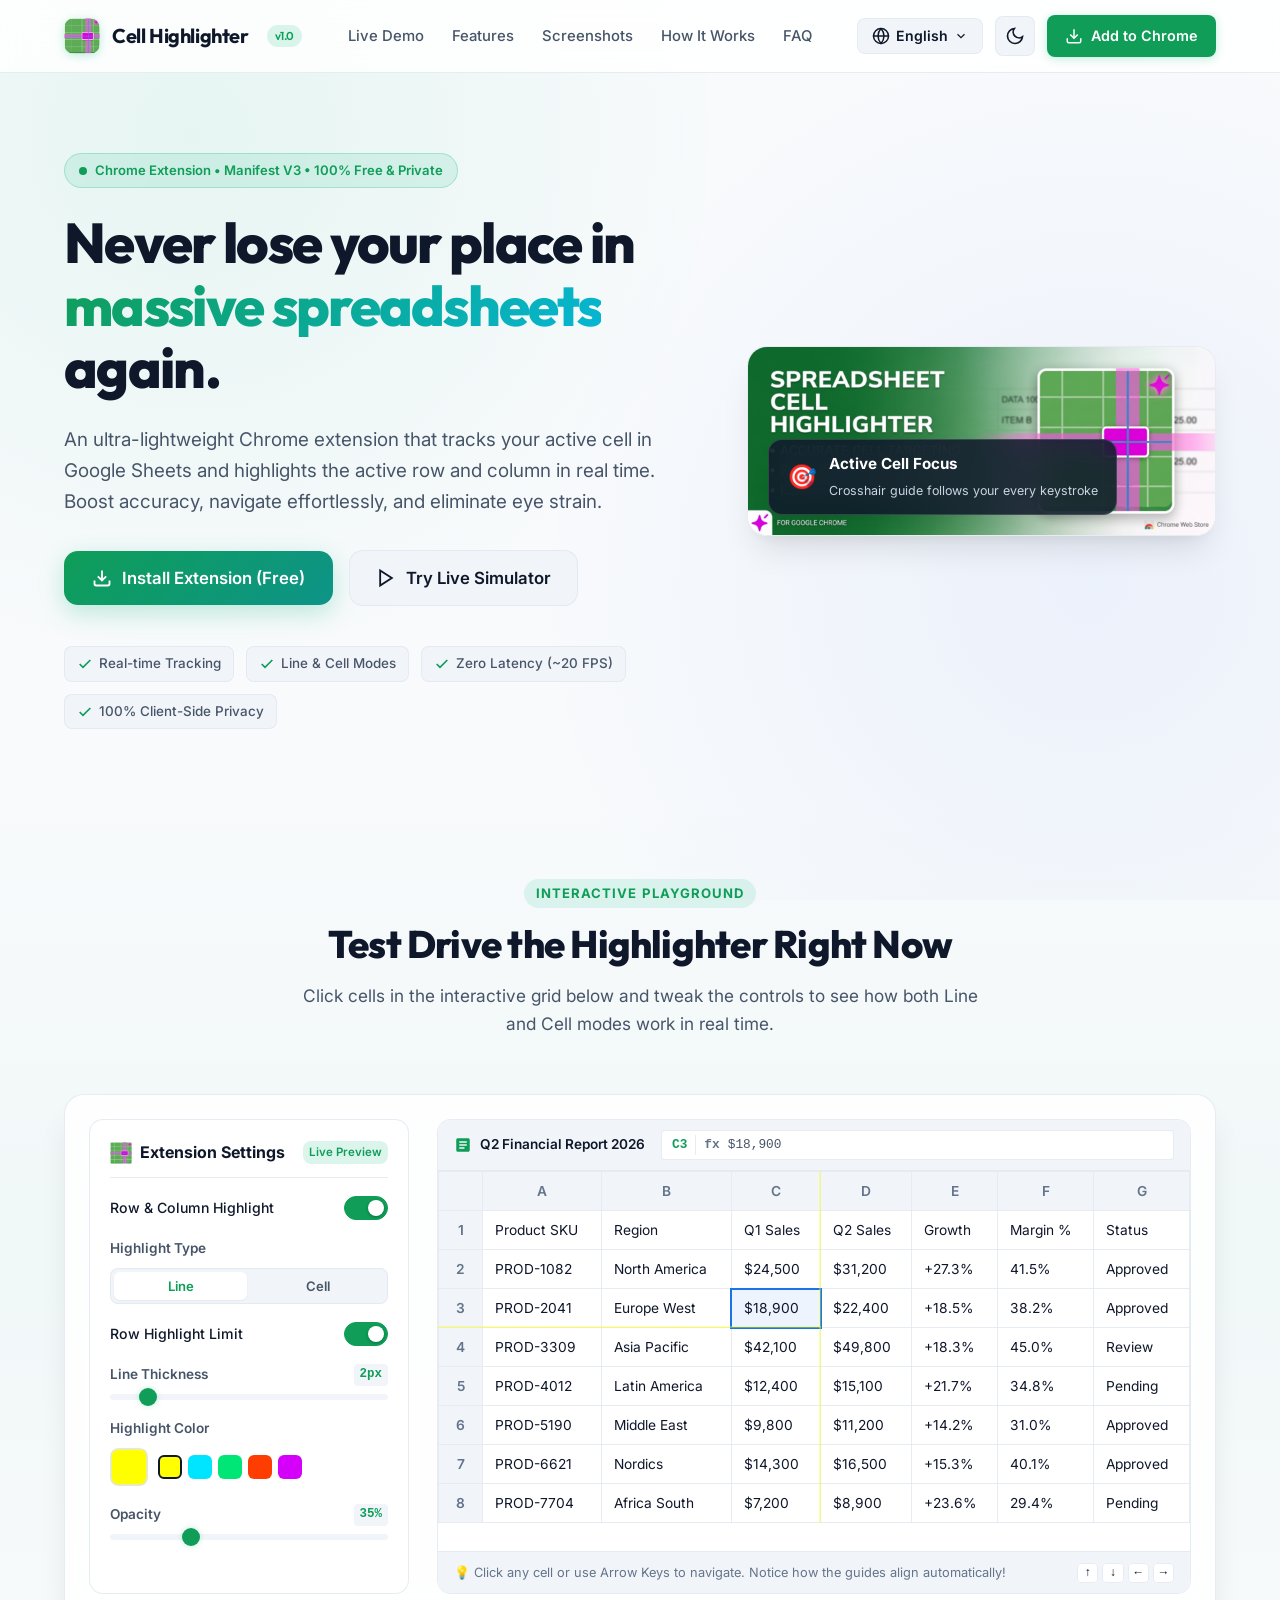
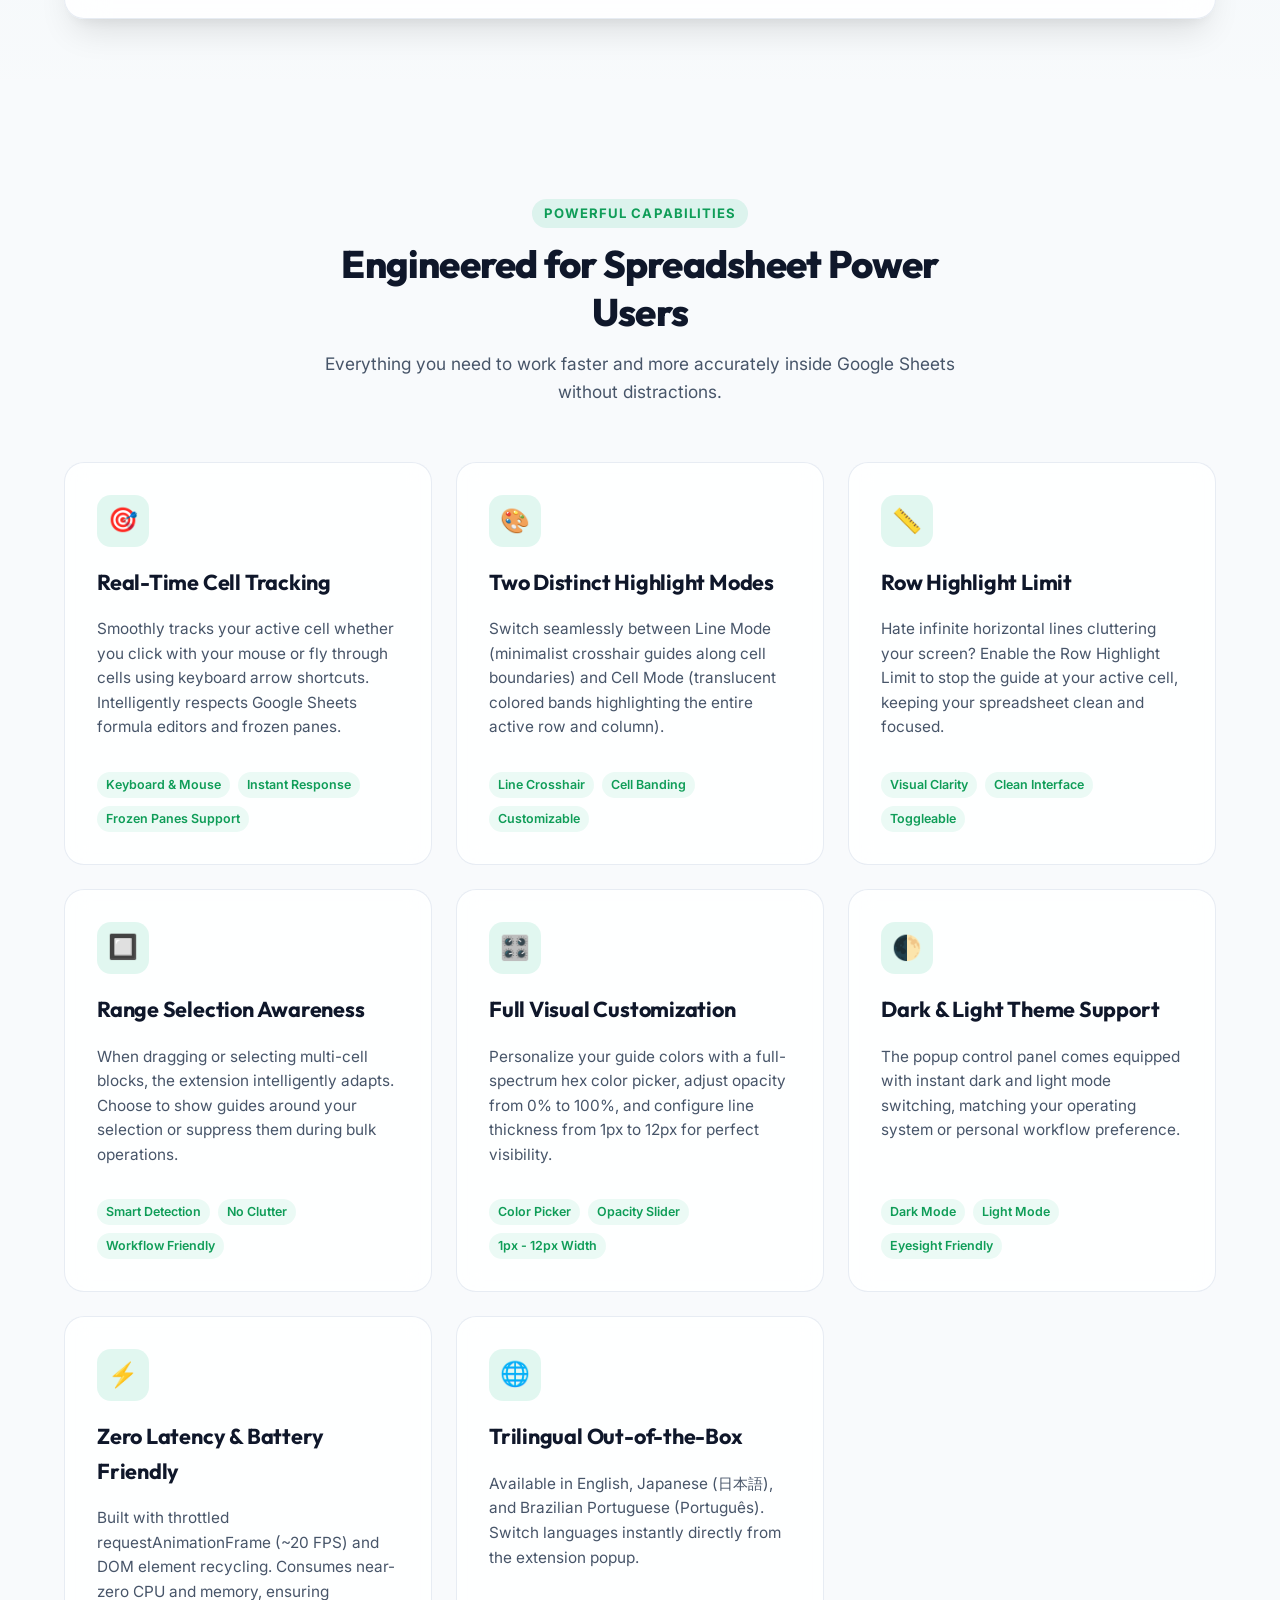
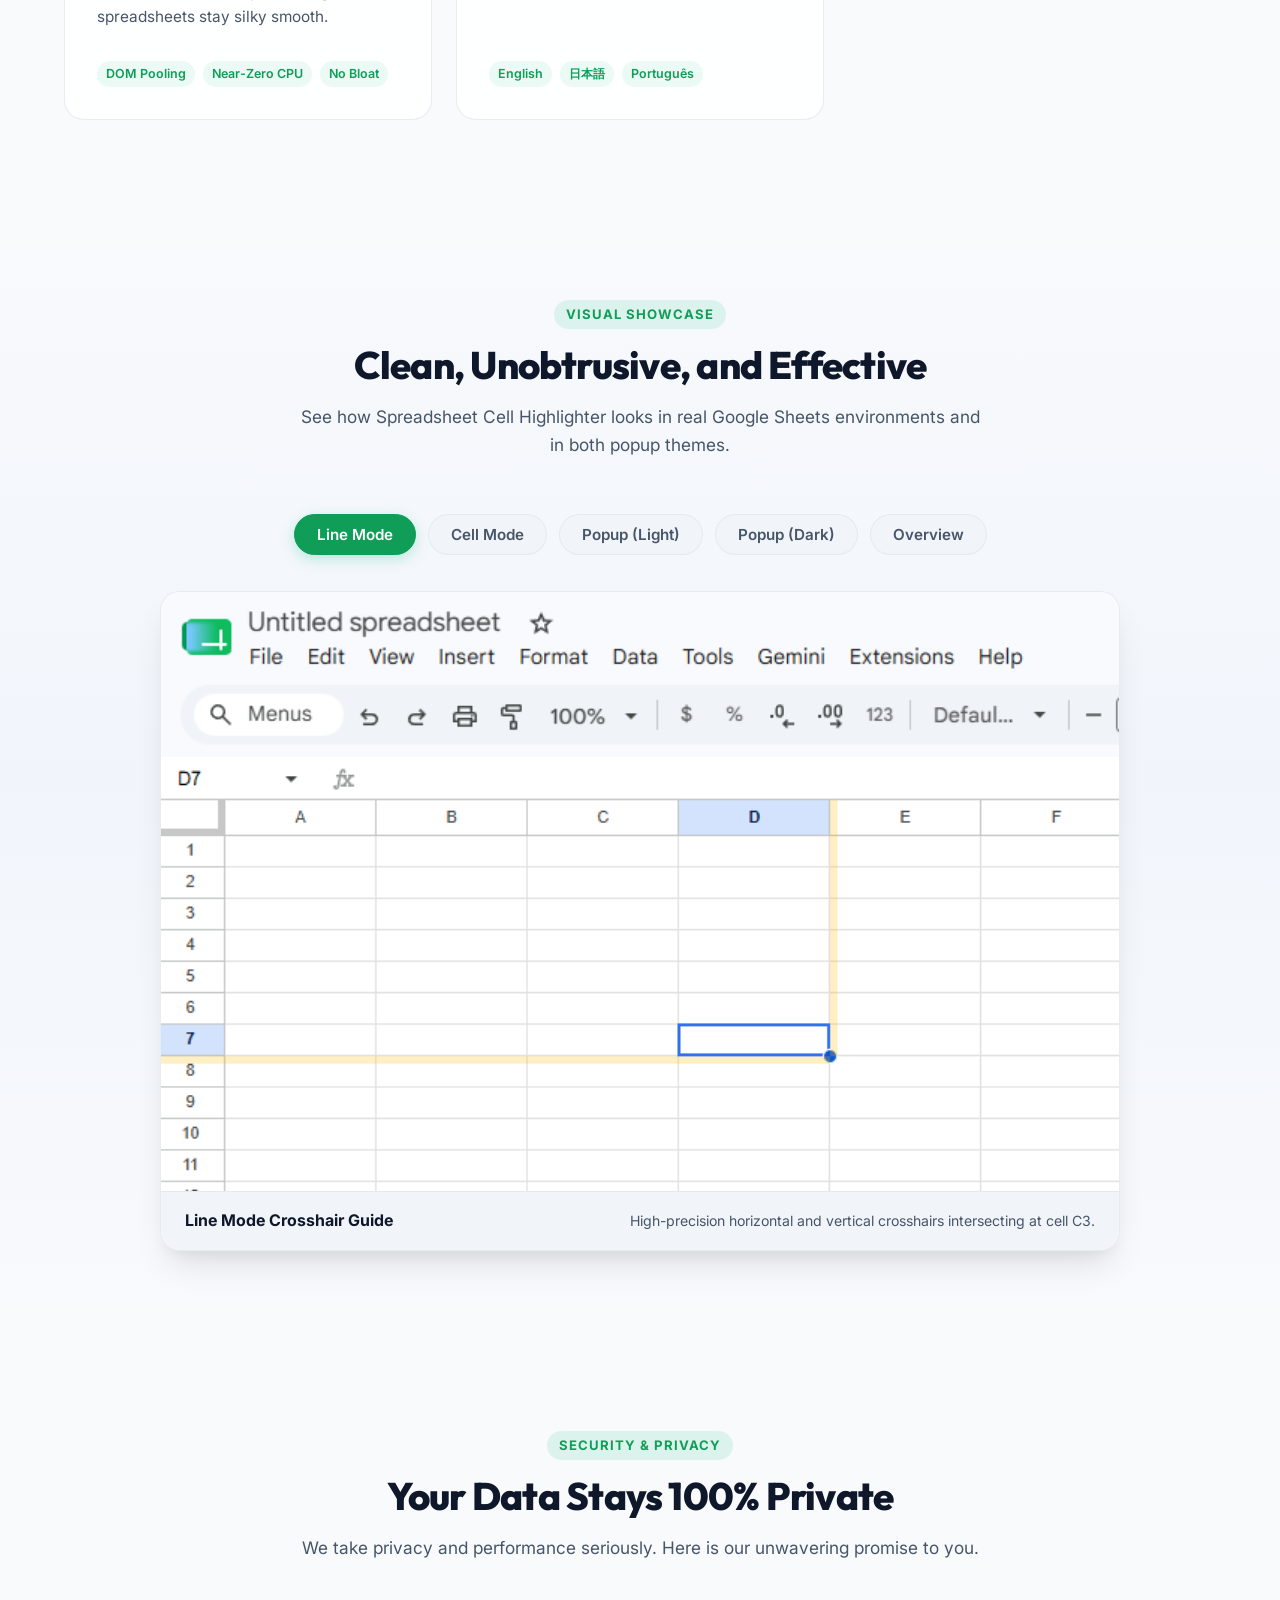
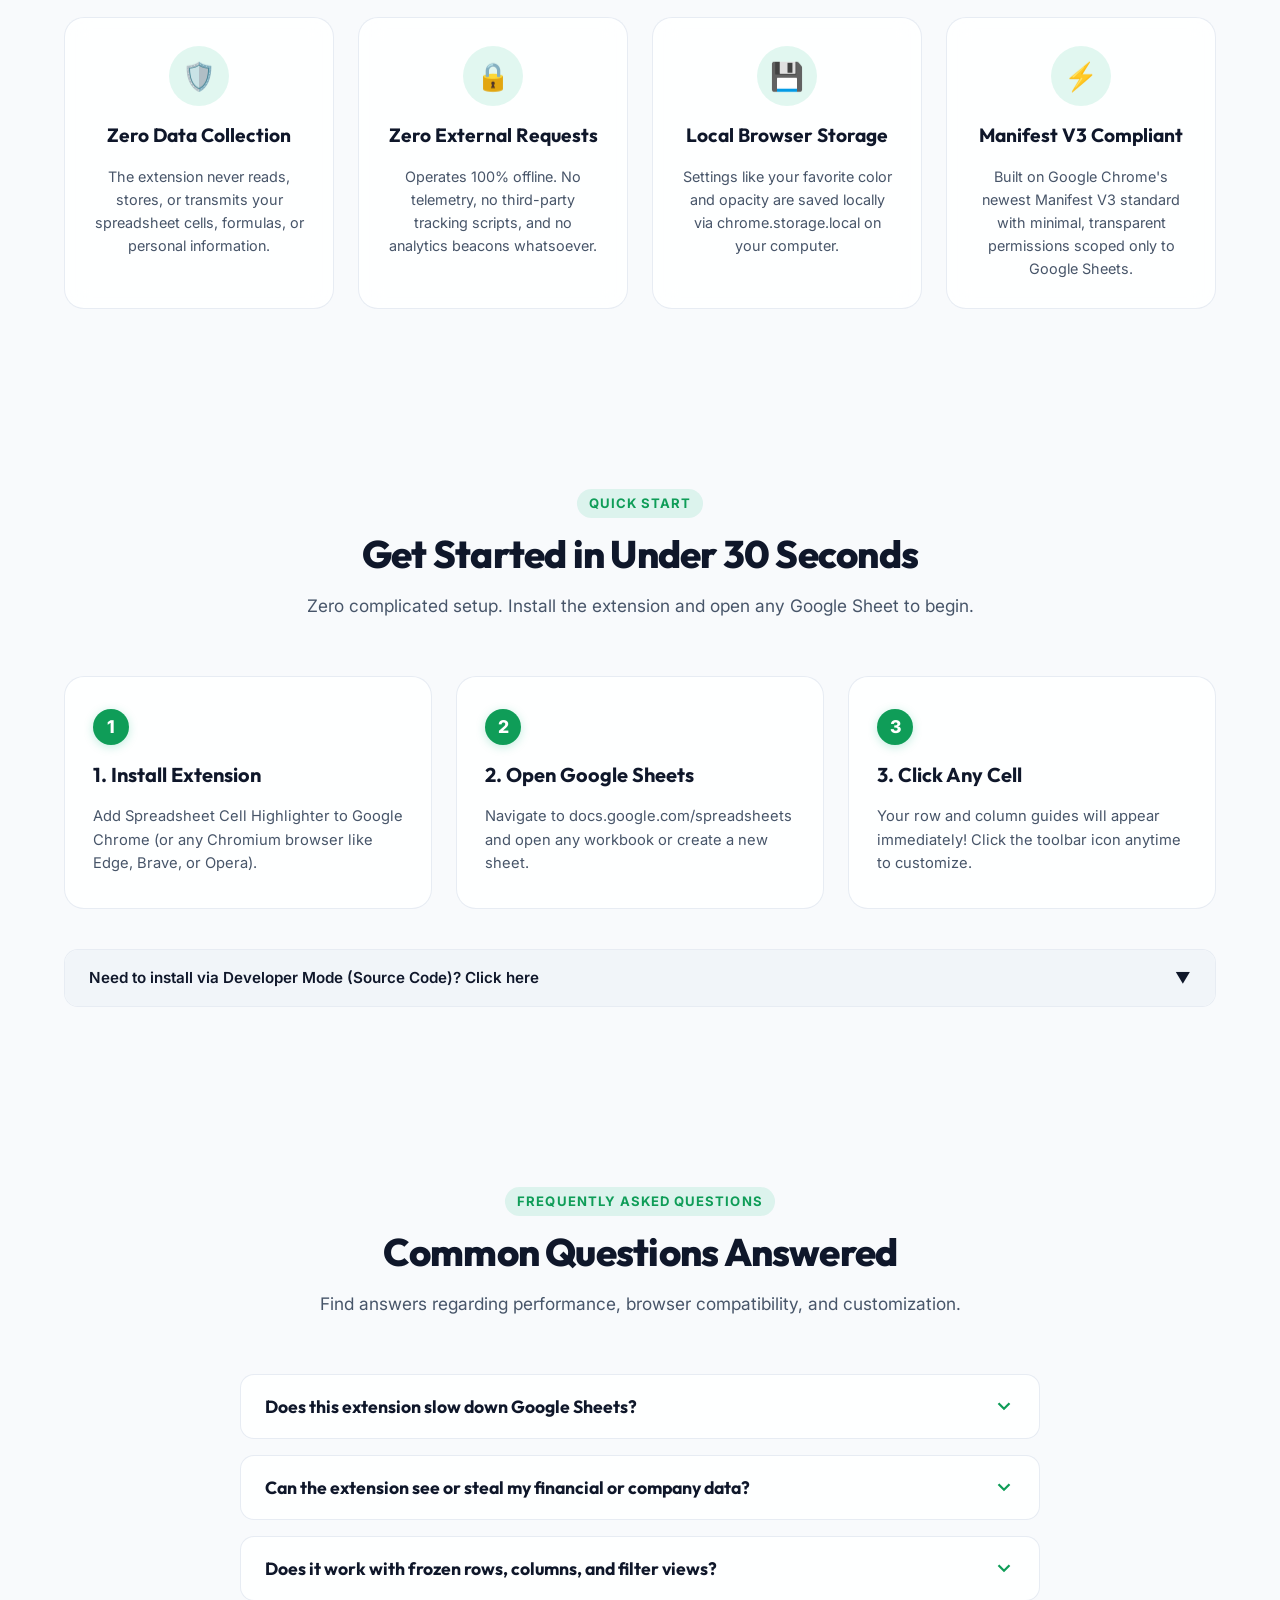
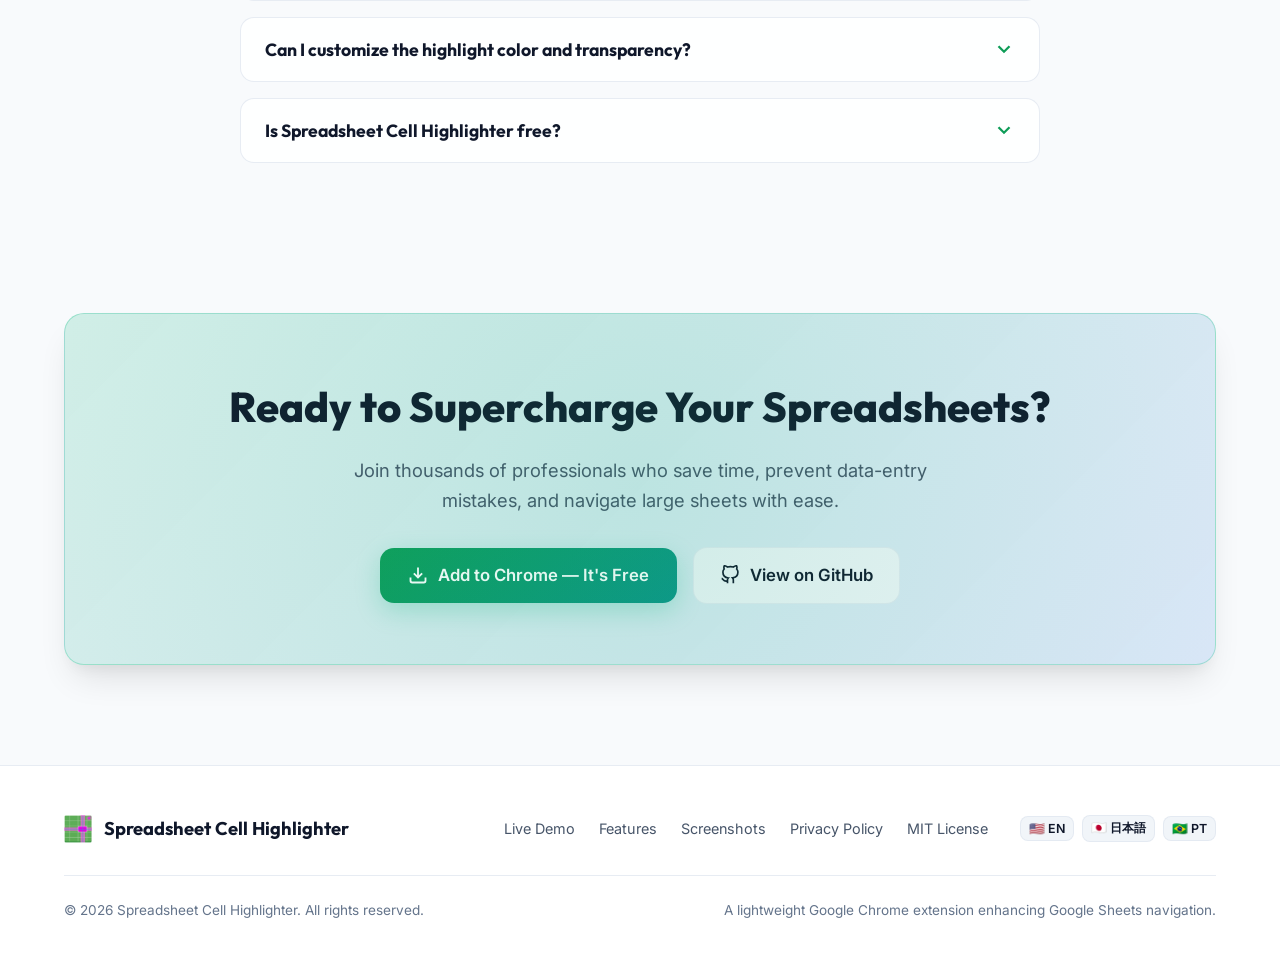
<file: site/index.html>
<!DOCTYPE html>
<html lang="en" data-theme="light">
<head>
  <meta charset="UTF-8">
  <meta name="viewport" content="width=device-width, initial-scale=1.0">
  <title>Spreadsheet Cell Highlighter - Crosshair & Band Guides for Google Sheets</title>
  <meta name="description" content="A lightweight Chrome extension that tracks the active cell in Google Sheets and highlights the active row and column in real-time. Boost data accuracy and eliminate eye fatigue.">
  <meta name="keywords" content="Google Sheets highlighter, spreadsheet crosshair, cell highlighter, row column highlight, google sheets extension, chrome extension">
  
  <!-- Open Graph / Social Meta -->
  <meta property="og:type" content="website">
  <meta property="og:title" content="Spreadsheet Cell Highlighter - Google Chrome Extension">
  <meta property="og:description" content="Never lose your place in massive spreadsheets. Real-time row & column highlight for Google Sheets.">
  <meta property="og:image" content="./assets/promo-marquee-1400x563.png">

  <!-- Favicon -->
  <link rel="icon" type="image/png" href="./assets/icon128.png">

  <!-- Google Fonts -->
  <link rel="preconnect" href="https://fonts.googleapis.com">
  <link rel="preconnect" href="https://fonts.gstatic.com" crossorigin>
  <link href="https://fonts.googleapis.com/css2?family=Inter:wght@400;500;600;700&family=Outfit:wght@500;600;700;800&display=swap" rel="stylesheet">

  <!-- Stylesheet -->
  <link rel="stylesheet" href="./style.css">
</head>
<body>

  <!-- ==========================================
       Header & Navigation
       ========================================== -->
  <header class="site-header">
    <div class="container header-container">
      <a href="#" class="brand-logo" aria-label="Spreadsheet Cell Highlighter">
        <img src="./assets/icon128.png" alt="Spreadsheet Cell Highlighter Logo" class="brand-icon">
        <span>Cell Highlighter</span>
        <span class="brand-title-badge">v1.0</span>
      </a>

      <nav>
        <ul class="nav-links" id="nav-links">
          <li><a href="#simulator" class="nav-link" data-i18n="navSimulator">Live Demo</a></li>
          <li><a href="#features" class="nav-link" data-i18n="navFeatures">Features</a></li>
          <li><a href="#gallery" class="nav-link" data-i18n="navGallery">Screenshots</a></li>
          <li><a href="#how-it-works" class="nav-link" data-i18n="navHowItWorks">How It Works</a></li>
          <li><a href="#faq" class="nav-link" data-i18n="navFaq">FAQ</a></li>
        </ul>
      </nav>

      <div class="header-actions">
        <!-- Language Switcher -->
        <div class="lang-selector-wrapper">
          <button class="lang-select-btn" id="lang-select-btn" aria-label="Select Language">
            <svg width="18" height="18" viewBox="0 0 24 24" fill="none" stroke="currentColor" stroke-width="2" stroke-linecap="round" stroke-linejoin="round">
              <circle cx="12" cy="12" r="10"></circle>
              <line x1="2" y1="12" x2="22" y2="12"></line>
              <path d="M12 2a15.3 15.3 0 0 1 4 10 15.3 15.3 0 0 1-4 10 15.3 15.3 0 0 1-4-10 15.3 15.3 0 0 1 4-10z"></path>
            </svg>
            <span id="current-lang-label">English</span>
            <svg width="14" height="14" viewBox="0 0 24 24" fill="none" stroke="currentColor" stroke-width="2">
              <polyline points="6 9 12 15 18 9"></polyline>
            </svg>
          </button>
          <div class="lang-dropdown" id="lang-dropdown">
            <button class="lang-option active" data-lang="en">
              <span>🇺🇸</span> <span>English</span>
            </button>
            <button class="lang-option" data-lang="ja">
              <span>🇯🇵</span> <span>日本語</span>
            </button>
            <button class="lang-option" data-lang="pt-BR">
              <span>🇧🇷</span> <span>Português</span>
            </button>
          </div>
        </div>

        <!-- Theme Toggle -->
        <button class="theme-btn" id="theme-toggle-btn" aria-label="Toggle Theme">
          <!-- Sun Icon (shown in dark mode) -->
          <svg id="theme-icon-sun" style="display:none;" viewBox="0 0 24 24" fill="none" stroke="currentColor" stroke-width="2">
            <circle cx="12" cy="12" r="5"></circle>
            <line x1="12" y1="1" x2="12" y2="3"></line>
            <line x1="12" y1="21" x2="12" y2="23"></line>
            <line x1="4.22" y1="4.22" x2="5.64" y2="5.64"></line>
            <line x1="18.36" y1="18.36" x2="19.78" y2="19.78"></line>
            <line x1="1" y1="12" x2="3" y2="12"></line>
            <line x1="21" y1="12" x2="23" y2="12"></line>
            <line x1="4.22" y1="19.78" x2="5.64" y2="18.36"></line>
            <line x1="18.36" y1="5.64" x2="19.78" y2="4.22"></line>
          </svg>
          <!-- Moon Icon (shown in light mode) -->
          <svg id="theme-icon-moon" viewBox="0 0 24 24" fill="none" stroke="currentColor" stroke-width="2">
            <path d="M21 12.79A9 9 0 1 1 11.21 3 7 7 0 0 0 21 12.79z"></path>
          </svg>
        </button>

        <!-- CTA Button -->
        <a href="#how-it-works" class="btn-header-install">
          <svg width="18" height="18" viewBox="0 0 24 24" fill="none" stroke="currentColor" stroke-width="2">
            <path d="M21 15v4a2 2 0 0 1-2 2H5a2 2 0 0 1-2-2v-4"></path>
            <polyline points="7 10 12 15 17 10"></polyline>
            <line x1="12" y1="15" x2="12" y2="3"></line>
          </svg>
          <span data-i18n="navInstallBtn">Add to Chrome</span>
        </a>

        <!-- Mobile Menu Button -->
        <button class="mobile-menu-btn" id="mobile-menu-btn" aria-label="Toggle Navigation Menu">
          <svg width="22" height="22" viewBox="0 0 24 24" fill="none" stroke="currentColor" stroke-width="2">
            <line x1="3" y1="12" x2="21" y2="12"></line>
            <line x1="3" y1="6" x2="21" y2="6"></line>
            <line x1="3" y1="18" x2="21" y2="18"></line>
          </svg>
        </button>
      </div>
    </div>
  </header>

  <main>
    <!-- ==========================================
         Hero Section
         ========================================== -->
    <section class="hero-section">
      <div class="container">
        <div class="hero-grid">
          <div class="hero-content">
            <div class="hero-badge-pill">
              <span class="pulse-dot"></span>
              <span data-i18n="heroBadge">Chrome Extension • Manifest V3 • 100% Free & Private</span>
            </div>

            <h1 class="hero-title">
              <span data-i18n="heroTitlePrefix">Never lose your place in </span><span class="gradient-text" data-i18n="heroTitleGradient">massive spreadsheets</span><span data-i18n="heroTitleSuffix"> again.</span>
            </h1>

            <p class="hero-description" data-i18n="heroDescription">
              An ultra-lightweight Chrome extension that tracks your active cell in Google Sheets and highlights the active row and column in real time. Boost accuracy, navigate effortlessly, and eliminate eye strain.
            </p>

            <div class="hero-actions">
              <a href="#how-it-works" class="btn-primary">
                <svg width="20" height="20" viewBox="0 0 24 24" fill="none" stroke="currentColor" stroke-width="2.2">
                  <path d="M21 15v4a2 2 0 0 1-2 2H5a2 2 0 0 1-2-2v-4"></path>
                  <polyline points="7 10 12 15 17 10"></polyline>
                  <line x1="12" y1="15" x2="12" y2="3"></line>
                </svg>
                <span data-i18n="heroBtnInstall">Install Extension (Free)</span>
              </a>

              <a href="#simulator" class="btn-secondary">
                <svg width="20" height="20" viewBox="0 0 24 24" fill="none" stroke="currentColor" stroke-width="2.2">
                  <polygon points="5 3 19 12 5 21 5 3"></polygon>
                </svg>
                <span data-i18n="heroBtnDemo">Try Live Simulator</span>
              </a>
            </div>

            <div class="hero-features-chips">
              <div class="hero-chip">
                <svg viewBox="0 0 24 24" fill="none" stroke="currentColor" stroke-width="2.5"><polyline points="20 6 9 17 4 12"></polyline></svg>
                <span data-i18n="heroChip1">Real-time Tracking</span>
              </div>
              <div class="hero-chip">
                <svg viewBox="0 0 24 24" fill="none" stroke="currentColor" stroke-width="2.5"><polyline points="20 6 9 17 4 12"></polyline></svg>
                <span data-i18n="heroChip2">Line & Cell Modes</span>
              </div>
              <div class="hero-chip">
                <svg viewBox="0 0 24 24" fill="none" stroke="currentColor" stroke-width="2.5"><polyline points="20 6 9 17 4 12"></polyline></svg>
                <span data-i18n="heroChip3">Zero Latency (~20 FPS)</span>
              </div>
              <div class="hero-chip">
                <svg viewBox="0 0 24 24" fill="none" stroke="currentColor" stroke-width="2.5"><polyline points="20 6 9 17 4 12"></polyline></svg>
                <span data-i18n="heroChip4">100% Client-Side Privacy</span>
              </div>
            </div>
          </div>

          <div class="hero-visual">
            <div class="hero-visual-card">
              <img src="./assets/promo-marquee-1400x563.png" alt="Spreadsheet Cell Highlighter Preview" class="hero-banner-img">
              <div class="hero-floating-badge">
                <div class="floating-badge-icon">🎯</div>
                <div class="floating-badge-text">
                  <strong data-i18n="heroFloatingTitle">Active Cell Focus</strong>
                  <span data-i18n="heroFloatingSubtitle">Crosshair guide follows your every keystroke</span>
                </div>
              </div>
            </div>
          </div>
        </div>
      </div>
    </section>

    <!-- ==========================================
         Interactive Simulator Section
         ========================================== -->
    <section class="section simulator-section" id="simulator">
      <div class="container">
        <div class="section-header">
          <span class="section-tag" data-i18n="simTag">Interactive Playground</span>
          <h2 class="section-title" data-i18n="simTitle">Test Drive the Highlighter Right Now</h2>
          <p class="section-subtitle" data-i18n="simSubtitle">
            Click cells in the interactive grid below and tweak the controls to see how both Line and Cell modes work in real time.
          </p>
        </div>

        <div class="simulator-container">
          <!-- Control Panel (Mirrors Extension Popup) -->
          <div class="simulator-panel">
            <div class="panel-header">
              <div class="panel-title">
                <img src="./assets/icon128.png" width="22" height="22" alt="icon">
                <span data-i18n="simPanelTitle">Extension Settings</span>
              </div>
              <span class="panel-badge" data-i18n="simPanelBadge">Live Preview</span>
            </div>

            <!-- Toggle Highlighter -->
            <div class="control-group">
              <label class="switch-label">
                <span data-i18n="simEnableLabel">Row & Column Highlight</span>
                <div class="switch">
                  <input type="checkbox" id="sim-toggle-enable" checked>
                  <span class="slider-round"></span>
                </div>
              </label>
            </div>

            <!-- Mode Selector -->
            <div class="control-group">
              <span class="control-label" data-i18n="simStyleLabel">Highlight Type</span>
              <div class="segmented-control">
                <button type="button" class="segmented-btn active" id="sim-style-line" data-i18n="simStyleLine">Line</button>
                <button type="button" class="segmented-btn" id="sim-style-cell" data-i18n="simStyleCell">Cell</button>
              </div>
            </div>

            <!-- Row Limit Toggle -->
            <div class="control-group">
              <label class="switch-label">
                <span data-i18n="simRowLimitLabel">Row Highlight Limit</span>
                <div class="switch">
                  <input type="checkbox" id="sim-toggle-rowlimit" checked>
                  <span class="slider-round"></span>
                </div>
              </label>
            </div>

            <!-- Line Thickness (Line Mode Only) -->
            <div class="control-group" id="sim-group-thickness">
              <div class="control-label">
                <span data-i18n="simThicknessLabel">Line Thickness</span>
                <span class="control-val-badge" id="sim-val-thickness">2px</span>
              </div>
              <input type="range" id="sim-input-thickness" min="1" max="10" value="2">
            </div>

            <!-- Color Picker -->
            <div class="control-group">
              <span class="control-label" data-i18n="simColorLabel">Highlight Color</span>
              <div class="color-picker-row">
                <input type="color" id="sim-input-color" value="#ffff00">
                <div class="color-preset-pills">
                  <div class="color-pill active" style="background:#ffff00;" data-color="#ffff00" title="Yellow"></div>
                  <div class="color-pill" style="background:#00e5ff;" data-color="#00e5ff" title="Cyan"></div>
                  <div class="color-pill" style="background:#00e676;" data-color="#00e676" title="Green"></div>
                  <div class="color-pill" style="background:#ff3d00;" data-color="#ff3d00" title="Orange"></div>
                  <div class="color-pill" style="background:#d500f9;" data-color="#d500f9" title="Purple"></div>
                </div>
              </div>
            </div>

            <!-- Opacity Slider -->
            <div class="control-group">
              <div class="control-label">
                <span data-i18n="simOpacityLabel">Opacity</span>
                <span class="control-val-badge" id="sim-val-opacity">35%</span>
              </div>
              <input type="range" id="sim-input-opacity" min="10" max="100" value="35">
            </div>
          </div>

          <!-- Interactive Spreadsheet Grid -->
          <div class="simulator-stage">
            <div class="sheets-mockup-bar">
              <div class="sheets-mockup-tab">
                <svg width="18" height="18" viewBox="0 0 24 24" fill="#0f9d58">
                  <path d="M19 3H5c-1.1 0-2 .9-2 2v14c0 1.1.9 2 2 2h14c1.1 0 2-.9 2-2V5c0-1.1-.9-2-2-2zm-5 14H7v-2h7v2zm3-4H7v-2h10v2zm0-4H7V7h10v2z"/>
                </svg>
                <span>Q2 Financial Report 2026</span>
              </div>
              <div class="sheets-formula-bar">
                <span class="sheets-formula-name" id="sim-formula-cell-name">C3</span>
                <span style="font-weight: bold; color: var(--text-muted);">fx</span>
                <span id="sim-formula-cell-val">$18,900</span>
              </div>
            </div>

            <div class="spreadsheet-viewport" id="spreadsheet-viewport">
              <table class="spreadsheet-grid" id="sim-grid-table">
                <!-- Dynamically generated rows & columns -->
              </table>
              <div class="simulator-overlay" id="sim-overlay">
                <!-- Live crosshairs / color bands rendered here -->
              </div>
            </div>

            <div class="simulator-footer-hint">
              <span data-i18n="simHint">💡 Click any cell or use Arrow Keys to navigate. Notice how the guides align automatically!</span>
              <div>
                <kbd>↑</kbd> <kbd>↓</kbd> <kbd>←</kbd> <kbd>→</kbd>
              </div>
            </div>
          </div>
        </div>
      </div>
    </section>

    <!-- ==========================================
         Features Section
         ========================================== -->
    <section class="section" id="features">
      <div class="container">
        <div class="section-header">
          <span class="section-tag" data-i18n="featuresTag">Powerful Capabilities</span>
          <h2 class="section-title" data-i18n="featuresTitle">Engineered for Spreadsheet Power Users</h2>
          <p class="section-subtitle" data-i18n="featuresSubtitle">
            Everything you need to work faster and more accurately inside Google Sheets without distractions.
          </p>
        </div>

        <div class="features-grid">
          <!-- Card 1 -->
          <div class="feature-card">
            <div class="feature-icon-wrapper">🎯</div>
            <h3 class="feature-title" data-i18n="feat1Title">Real-Time Cell Tracking</h3>
            <p class="feature-text" data-i18n="feat1Desc">
              Smoothly tracks your active cell whether you click with your mouse or fly through cells using keyboard arrow shortcuts. Intelligently respects Google Sheets formula editors and frozen panes.
            </p>
            <div class="feature-tag-list">
              <span class="feature-tag" data-i18n="feat1Tag1">Keyboard & Mouse</span>
              <span class="feature-tag" data-i18n="feat1Tag2">Instant Response</span>
              <span class="feature-tag" data-i18n="feat1Tag3">Frozen Panes Support</span>
            </div>
          </div>

          <!-- Card 2 -->
          <div class="feature-card">
            <div class="feature-icon-wrapper">🎨</div>
            <h3 class="feature-title" data-i18n="feat2Title">Two Distinct Highlight Modes</h3>
            <p class="feature-text" data-i18n="feat2Desc">
              Switch seamlessly between Line Mode (minimalist crosshair guides along cell boundaries) and Cell Mode (translucent colored bands highlighting the entire active row and column).
            </p>
            <div class="feature-tag-list">
              <span class="feature-tag" data-i18n="feat2Tag1">Line Crosshair</span>
              <span class="feature-tag" data-i18n="feat2Tag2">Cell Banding</span>
              <span class="feature-tag" data-i18n="feat2Tag3">Customizable</span>
            </div>
          </div>

          <!-- Card 3 -->
          <div class="feature-card">
            <div class="feature-icon-wrapper">📏</div>
            <h3 class="feature-title" data-i18n="feat3Title">Row Highlight Limit</h3>
            <p class="feature-text" data-i18n="feat3Desc">
              Hate infinite horizontal lines cluttering your screen? Enable the Row Highlight Limit to stop the guide at your active cell, keeping your spreadsheet clean and focused.
            </p>
            <div class="feature-tag-list">
              <span class="feature-tag" data-i18n="feat3Tag1">Visual Clarity</span>
              <span class="feature-tag" data-i18n="feat3Tag2">Clean Interface</span>
              <span class="feature-tag" data-i18n="feat3Tag3">Toggleable</span>
            </div>
          </div>

          <!-- Card 4 -->
          <div class="feature-card">
            <div class="feature-icon-wrapper">🔲</div>
            <h3 class="feature-title" data-i18n="feat4Title">Range Selection Awareness</h3>
            <p class="feature-text" data-i18n="feat4Desc">
              When dragging or selecting multi-cell blocks, the extension intelligently adapts. Choose to show guides around your selection or suppress them during bulk operations.
            </p>
            <div class="feature-tag-list">
              <span class="feature-tag" data-i18n="feat4Tag1">Smart Detection</span>
              <span class="feature-tag" data-i18n="feat4Tag2">No Clutter</span>
              <span class="feature-tag" data-i18n="feat4Tag3">Workflow Friendly</span>
            </div>
          </div>

          <!-- Card 5 -->
          <div class="feature-card">
            <div class="feature-icon-wrapper">🎛️</div>
            <h3 class="feature-title" data-i18n="feat5Title">Full Visual Customization</h3>
            <p class="feature-text" data-i18n="feat5Desc">
              Personalize your guide colors with a full-spectrum hex color picker, adjust opacity from 0% to 100%, and configure line thickness from 1px to 12px for perfect visibility.
            </p>
            <div class="feature-tag-list">
              <span class="feature-tag" data-i18n="feat5Tag1">Color Picker</span>
              <span class="feature-tag" data-i18n="feat5Tag2">Opacity Slider</span>
              <span class="feature-tag" data-i18n="feat5Tag3">1px - 12px Width</span>
            </div>
          </div>

          <!-- Card 6 -->
          <div class="feature-card">
            <div class="feature-icon-wrapper">🌓</div>
            <h3 class="feature-title" data-i18n="feat6Title">Dark & Light Theme Support</h3>
            <p class="feature-text" data-i18n="feat6Desc">
              The popup control panel comes equipped with instant dark and light mode switching, matching your operating system or personal workflow preference.
            </p>
            <div class="feature-tag-list">
              <span class="feature-tag" data-i18n="feat6Tag1">Dark Mode</span>
              <span class="feature-tag" data-i18n="feat6Tag2">Light Mode</span>
              <span class="feature-tag" data-i18n="feat6Tag3">Eyesight Friendly</span>
            </div>
          </div>

          <!-- Card 7 -->
          <div class="feature-card">
            <div class="feature-icon-wrapper">⚡</div>
            <h3 class="feature-title" data-i18n="feat7Title">Zero Latency & Battery Friendly</h3>
            <p class="feature-text" data-i18n="feat7Desc">
              Built with throttled requestAnimationFrame (~20 FPS) and DOM element recycling. Consumes near-zero CPU and memory, ensuring spreadsheets stay silky smooth.
            </p>
            <div class="feature-tag-list">
              <span class="feature-tag" data-i18n="feat7Tag1">DOM Pooling</span>
              <span class="feature-tag" data-i18n="feat7Tag2">Near-Zero CPU</span>
              <span class="feature-tag" data-i18n="feat7Tag3">No Bloat</span>
            </div>
          </div>

          <!-- Card 8 -->
          <div class="feature-card">
            <div class="feature-icon-wrapper">🌐</div>
            <h3 class="feature-title" data-i18n="feat8Title">Trilingual Out-of-the-Box</h3>
            <p class="feature-text" data-i18n="feat8Desc">
              Available in English, Japanese (日本語), and Brazilian Portuguese (Português). Switch languages instantly directly from the extension popup.
            </p>
            <div class="feature-tag-list">
              <span class="feature-tag" data-i18n="feat8Tag1">English</span>
              <span class="feature-tag" data-i18n="feat8Tag2">日本語</span>
              <span class="feature-tag" data-i18n="feat8Tag3">Português</span>
            </div>
          </div>
        </div>
      </div>
    </section>

    <!-- ==========================================
         Screenshots Showcase Gallery
         ========================================== -->
    <section class="section gallery-section" id="gallery">
      <div class="container">
        <div class="section-header">
          <span class="section-tag" data-i18n="galleryTag">Visual Showcase</span>
          <h2 class="section-title" data-i18n="galleryTitle">Clean, Unobtrusive, and Effective</h2>
          <p class="section-subtitle" data-i18n="gallerySubtitle">
            See how Spreadsheet Cell Highlighter looks in real Google Sheets environments and in both popup themes.
          </p>
        </div>

        <div class="gallery-tabs">
          <button class="gallery-tab-btn active" data-target="gallery-line" data-i18n="tabLine">Line Mode</button>
          <button class="gallery-tab-btn" data-target="gallery-cell" data-i18n="tabCell">Cell Mode</button>
          <button class="gallery-tab-btn" data-target="gallery-pop-light" data-i18n="tabPopupLight">Popup (Light)</button>
          <button class="gallery-tab-btn" data-target="gallery-pop-dark" data-i18n="tabPopupDark">Popup (Dark)</button>
          <button class="gallery-tab-btn" data-target="gallery-promo" data-i18n="tabPromo">Overview</button>
        </div>

        <div class="gallery-display">
          <!-- Item 1: Line Mode -->
          <div class="gallery-item active" id="gallery-line">
            <div class="gallery-frame">
              <img src="./assets/screenshot-4-line-highlight.png" alt="Line Mode Highlight">
              <div class="gallery-caption">
                <div class="caption-title" data-i18n="capLineTitle">Line Mode Crosshair Guide</div>
                <div class="caption-desc" data-i18n="capLineDesc">High-precision horizontal and vertical crosshairs intersecting at cell C3.</div>
              </div>
            </div>
          </div>

          <!-- Item 2: Cell Mode -->
          <div class="gallery-item" id="gallery-cell">
            <div class="gallery-frame">
              <img src="./assets/screenshot-3-cell-highlight.png" alt="Cell Mode Highlight">
              <div class="gallery-caption">
                <div class="caption-title" data-i18n="capCellTitle">Cell Mode Colored Bands</div>
                <div class="caption-desc" data-i18n="capCellDesc">Gentle translucent yellow bands highlighting row 3 and column C simultaneously.</div>
              </div>
            </div>
          </div>

          <!-- Item 3: Popup Light -->
          <div class="gallery-item" id="gallery-pop-light">
            <div class="gallery-frame" style="max-width: 480px; margin: 0 auto;">
              <img src="./assets/screenshot-1-control-panel.png" alt="Popup Control Panel Light Theme">
              <div class="gallery-caption">
                <div class="caption-title" data-i18n="capPopupLightTitle">Light Mode Popup Panel</div>
                <div class="caption-desc" data-i18n="capPopupLightDesc">Clean, responsive settings popup with instant controls and color sliders.</div>
              </div>
            </div>
          </div>

          <!-- Item 4: Popup Dark -->
          <div class="gallery-item" id="gallery-pop-dark">
            <div class="gallery-frame" style="max-width: 480px; margin: 0 auto;">
              <img src="./assets/screenshot-2-control-panel-dark-mode.png" alt="Popup Control Panel Dark Theme">
              <div class="gallery-caption">
                <div class="caption-title" data-i18n="capPopupDarkTitle">Dark Mode Popup Panel</div>
                <div class="caption-desc" data-i18n="capPopupDarkDesc">OLED-friendly dark theme designed for comfortable late-night data sessions.</div>
              </div>
            </div>
          </div>

          <!-- Item 5: Promo Overview -->
          <div class="gallery-item" id="gallery-promo">
            <div class="gallery-frame">
              <img src="./assets/promo-large-920x370.png" alt="Promotional Overview">
              <div class="gallery-caption">
                <div class="caption-title" data-i18n="capPromoTitle">Spreadsheet Cell Highlighter Banner</div>
                <div class="caption-desc" data-i18n="capPromoDesc">Designed specifically to boost data accuracy and reduce eye fatigue.</div>
              </div>
            </div>
          </div>
        </div>
      </div>
    </section>

    <!-- ==========================================
         Trust & Privacy Section
         ========================================== -->
    <section class="section" id="privacy">
      <div class="container">
        <div class="section-header">
          <span class="section-tag" data-i18n="trustTag">Security & Privacy</span>
          <h2 class="section-title" data-i18n="trustTitle">Your Data Stays 100% Private</h2>
          <p class="section-subtitle" data-i18n="trustSubtitle">
            We take privacy and performance seriously. Here is our unwavering promise to you.
          </p>
        </div>

        <div class="trust-grid">
          <div class="trust-card">
            <div class="trust-icon">🛡️</div>
            <h3 class="trust-title" data-i18n="trust1Title">Zero Data Collection</h3>
            <p class="trust-desc" data-i18n="trust1Desc">The extension never reads, stores, or transmits your spreadsheet cells, formulas, or personal information.</p>
          </div>

          <div class="trust-card">
            <div class="trust-icon">🔒</div>
            <h3 class="trust-title" data-i18n="trust2Title">Zero External Requests</h3>
            <p class="trust-desc" data-i18n="trust2Desc">Operates 100% offline. No telemetry, no third-party tracking scripts, and no analytics beacons whatsoever.</p>
          </div>

          <div class="trust-card">
            <div class="trust-icon">💾</div>
            <h3 class="trust-title" data-i18n="trust3Title">Local Browser Storage</h3>
            <p class="trust-desc" data-i18n="trust3Desc">Settings like your favorite color and opacity are saved locally via chrome.storage.local on your computer.</p>
          </div>

          <div class="trust-card">
            <div class="trust-icon">⚡</div>
            <h3 class="trust-title" data-i18n="trust4Title">Manifest V3 Compliant</h3>
            <p class="trust-desc" data-i18n="trust4Desc">Built on Google Chrome's newest Manifest V3 standard with minimal, transparent permissions scoped only to Google Sheets.</p>
          </div>
        </div>
      </div>
    </section>

    <!-- ==========================================
         How It Works & Quick Start
         ========================================== -->
    <section class="section" id="how-it-works">
      <div class="container">
        <div class="section-header">
          <span class="section-tag" data-i18n="howTag">Quick Start</span>
          <h2 class="section-title" data-i18n="howTitle">Get Started in Under 30 Seconds</h2>
          <p class="section-subtitle" data-i18n="howSubtitle">
            Zero complicated setup. Install the extension and open any Google Sheet to begin.
          </p>
        </div>

        <div class="steps-grid">
          <div class="step-card">
            <div class="step-number">1</div>
            <h3 class="step-title" data-i18n="step1Title">1. Install Extension</h3>
            <p class="step-desc" data-i18n="step1Desc">Add Spreadsheet Cell Highlighter to Google Chrome (or any Chromium browser like Edge, Brave, or Opera).</p>
          </div>

          <div class="step-card">
            <div class="step-number">2</div>
            <h3 class="step-title" data-i18n="step2Title">2. Open Google Sheets</h3>
            <p class="step-desc" data-i18n="step2Desc">Navigate to docs.google.com/spreadsheets and open any workbook or create a new sheet.</p>
          </div>

          <div class="step-card">
            <div class="step-number">3</div>
            <h3 class="step-title" data-i18n="step3Title">3. Click Any Cell</h3>
            <p class="step-desc" data-i18n="step3Desc">Your row and column guides will appear immediately! Click the toolbar icon anytime to customize.</p>
          </div>
        </div>

        <!-- Developer Mode Instructions Accordion -->
        <div class="dev-mode-accordion">
          <div class="dev-accordion-header" id="dev-accordion-toggle">
            <span data-i18n="devAccordionBtn">Need to install via Developer Mode (Source Code)? Click here</span>
            <span class="dev-arrow">▼</span>
          </div>
          <div class="dev-accordion-content" id="dev-accordion-content">
            <p data-i18n="devStep1">1. Clone or download this repository to your computer.</p>
            <div class="code-block">git clone https://github.com/your-username/spreadsheet-cell-highlighter.git</div>
            <p data-i18n="devStep2">2. Open Chrome and navigate to chrome://extensions/ in the address bar.</p>
            <p data-i18n="devStep3">3. Toggle on 'Developer mode' in the top-right corner.</p>
            <p data-i18n="devStep4">4. Click 'Load unpacked' and select the extension directory.</p>
          </div>
        </div>
      </div>
    </section>

    <!-- ==========================================
         FAQ Section
         ========================================== -->
    <section class="section" id="faq">
      <div class="container">
        <div class="section-header">
          <span class="section-tag" data-i18n="faqTag">Frequently Asked Questions</span>
          <h2 class="section-title" data-i18n="faqTitle">Common Questions Answered</h2>
          <p class="section-subtitle" data-i18n="faqSubtitle">
            Find answers regarding performance, browser compatibility, and customization.
          </p>
        </div>

        <div class="faq-list">
          <div class="faq-item">
            <button class="faq-question">
              <span data-i18n="faqQ1">Does this extension slow down Google Sheets?</span>
              <svg class="faq-icon" viewBox="0 0 24 24" fill="none" stroke="currentColor" stroke-width="2.5"><polyline points="6 9 12 15 18 9"></polyline></svg>
            </button>
            <div class="faq-answer" data-i18n="faqA1">
              Not at all! The extension is engineered using DOM element pooling and throttled requestAnimationFrame cycles. It creates only 2 persistent guide elements in memory instead of creating elements on every click, ensuring buttery smooth 60 FPS scrolling.
            </div>
          </div>

          <div class="faq-item">
            <button class="faq-question">
              <span data-i18n="faqQ2">Can the extension see or steal my financial or company data?</span>
              <svg class="faq-icon" viewBox="0 0 24 24" fill="none" stroke="currentColor" stroke-width="2.5"><polyline points="6 9 12 15 18 9"></polyline></svg>
            </button>
            <div class="faq-answer" data-i18n="faqA2">
              No. The extension only inspects the coordinate position (bounding rectangle) of the active cell border in the DOM to place the guide lines. It never reads the text content, cell values, or formulas of your spreadsheet.
            </div>
          </div>

          <div class="faq-item">
            <button class="faq-question">
              <span data-i18n="faqQ3">Does it work with frozen rows, columns, and filter views?</span>
              <svg class="faq-icon" viewBox="0 0 24 24" fill="none" stroke="currentColor" stroke-width="2.5"><polyline points="6 9 12 15 18 9"></polyline></svg>
            </button>
            <div class="faq-answer" data-i18n="faqA3">
              Yes! The guide overlays are placed directly over the sheet viewport and automatically adapt as you scroll, select, and edit cells across frozen panes and standard sheets.
            </div>
          </div>

          <div class="faq-item">
            <button class="faq-question">
              <span data-i18n="faqQ4">Can I customize the highlight color and transparency?</span>
              <svg class="faq-icon" viewBox="0 0 24 24" fill="none" stroke="currentColor" stroke-width="2.5"><polyline points="6 9 12 15 18 9"></polyline></svg>
            </button>
            <div class="faq-answer" data-i18n="faqA4">
              Yes! Click the extension icon in your Chrome toolbar to open the settings popup. You can select any color using the color picker, adjust opacity from 0% to 100%, and set line thickness from 1px to 12px.
            </div>
          </div>

          <div class="faq-item">
            <button class="faq-question">
              <span data-i18n="faqQ5">Is Spreadsheet Cell Highlighter free?</span>
              <svg class="faq-icon" viewBox="0 0 24 24" fill="none" stroke="currentColor" stroke-width="2.5"><polyline points="6 9 12 15 18 9"></polyline></svg>
            </button>
            <div class="faq-answer" data-i18n="faqA5">
              Yes, it is 100% free and open-source under the permissive MIT License. You are free to inspect the code, modify it, or contribute on GitHub.
            </div>
          </div>
        </div>
      </div>
    </section>

    <!-- ==========================================
         Call to Action Banner
         ========================================== -->
    <section class="cta-section">
      <div class="container">
        <div class="cta-box">
          <h2 class="cta-title" data-i18n="ctaTitle">Ready to Supercharge Your Spreadsheets?</h2>
          <p class="cta-desc" data-i18n="ctaDesc">
            Join thousands of professionals who save time, prevent data-entry mistakes, and navigate large sheets with ease.
          </p>
          <div class="cta-actions">
            <a href="#how-it-works" class="btn-primary">
              <svg width="20" height="20" viewBox="0 0 24 24" fill="none" stroke="currentColor" stroke-width="2.2">
                <path d="M21 15v4a2 2 0 0 1-2 2H5a2 2 0 0 1-2-2v-4"></path>
                <polyline points="7 10 12 15 17 10"></polyline>
                <line x1="12" y1="15" x2="12" y2="3"></line>
              </svg>
              <span data-i18n="ctaInstallBtn">Add to Chrome — It's Free</span>
            </a>
            <a href="https://github.com" target="_blank" rel="noopener noreferrer" class="btn-secondary">
              <svg width="20" height="20" viewBox="0 0 24 24" fill="none" stroke="currentColor" stroke-width="2">
                <path d="M9 19c-5 1.5-5-2.5-7-3m14 6v-3.87a3.37 3.37 0 0 0-.94-2.61c3.14-.35 6.44-1.54 6.44-7A5.44 5.44 0 0 0 20 4.77 5.07 5.07 0 0 0 19.91 1S18.73.65 16 2.48a13.38 13.38 0 0 0-7 0C6.27.65 5.09 1 5.09 1A5.07 5.07 0 0 0 5 4.77a5.44 5.44 0 0 0-1.5 3.78c0 5.42 3.3 6.61 6.44 7A3.37 3.37 0 0 0 9 18.13V22"></path>
              </svg>
              <span data-i18n="ctaGithubBtn">View on GitHub</span>
            </a>
          </div>
        </div>
      </div>
    </section>
  </main>

  <!-- ==========================================
       Footer
       ========================================== -->
  <footer class="site-footer">
    <div class="container">
      <div class="footer-top">
        <div class="footer-brand">
          <img src="./assets/icon128.png" width="28" height="28" alt="Logo">
          <span>Spreadsheet Cell Highlighter</span>
        </div>
        <ul class="footer-links">
          <li><a href="#simulator" class="footer-link" data-i18n="navSimulator">Live Demo</a></li>
          <li><a href="#features" class="footer-link" data-i18n="navFeatures">Features</a></li>
          <li><a href="#gallery" class="footer-link" data-i18n="navGallery">Screenshots</a></li>
          <li><a href="#privacy" class="footer-link" data-i18n="footerPrivacy">Privacy Policy</a></li>
          <li><a href="../LICENSE" class="footer-link" data-i18n="footerLicense">MIT License</a></li>
          <li style="display: flex; gap: 8px; align-items: center; margin-left: 8px;">
            <button class="footer-lang-btn" onclick="setLanguage('en')" title="English">🇺🇸 EN</button>
            <button class="footer-lang-btn" onclick="setLanguage('ja')" title="日本語">🇯🇵 日本語</button>
            <button class="footer-lang-btn" onclick="setLanguage('pt-BR')" title="Português">🇧🇷 PT</button>
          </li>
        </ul>
      </div>

      <div class="footer-bottom">
        <p data-i18n="footerCopyright">© 2026 Spreadsheet Cell Highlighter. All rights reserved.</p>
        <p data-i18n="footerDesc">A lightweight Google Chrome extension enhancing Google Sheets navigation.</p>
      </div>
    </div>
  </footer>

  <!-- Application Script -->
  <script src="./app.js"></script>
</body>
</html>
</file>
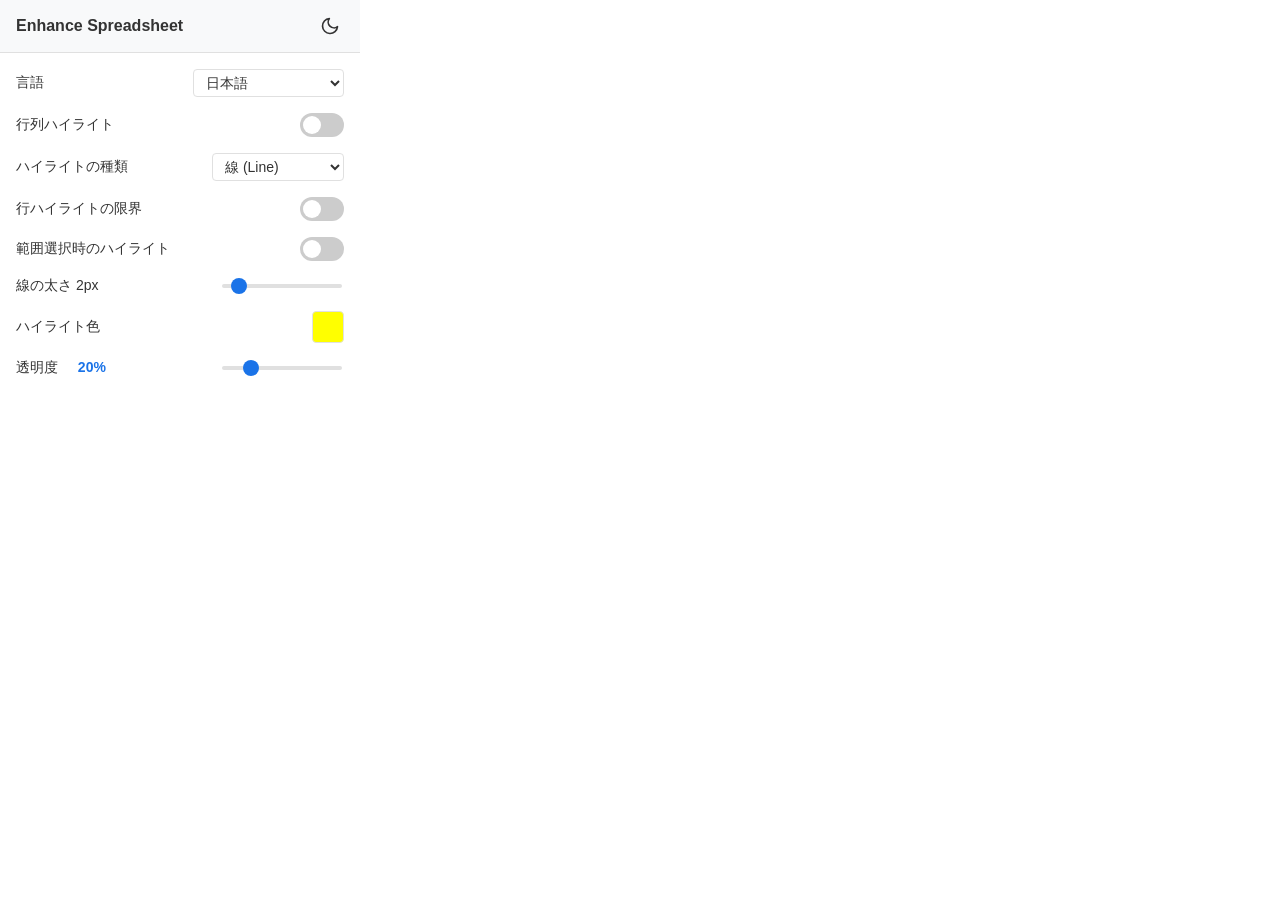
<file: popup/popup.html>
<!DOCTYPE html>
<html lang="ja">
<head>
  <meta charset="UTF-8">
  <title>Enhance Spreadsheet</title>
  <link rel="stylesheet" href="popup.css">
</head>
<body>
  <div class="container">
    <header>
      <h1>Enhance Spreadsheet</h1>
      <button id="theme-toggle" class="icon-btn" aria-label="Toggle Theme">
        <svg id="icon-sun" xmlns="http://www.w3.org/2000/svg" width="20" height="20" viewBox="0 0 24 24" fill="none" stroke="currentColor" stroke-width="2" stroke-linecap="round" stroke-linejoin="round" style="display: none;"><circle cx="12" cy="12" r="5"></circle><line x1="12" y1="1" x2="12" y2="3"></line><line x1="12" y1="21" x2="12" y2="23"></line><line x1="4.22" y1="4.22" x2="5.64" y2="5.64"></line><line x1="18.36" y1="18.36" x2="19.78" y2="19.78"></line><line x1="1" y1="12" x2="3" y2="12"></line><line x1="21" y1="12" x2="23" y2="12"></line><line x1="4.22" y1="19.78" x2="5.64" y2="18.36"></line><line x1="18.36" y1="5.64" x2="19.78" y2="4.22"></line></svg>
        <svg id="icon-moon" xmlns="http://www.w3.org/2000/svg" width="20" height="20" viewBox="0 0 24 24" fill="none" stroke="currentColor" stroke-width="2" stroke-linecap="round" stroke-linejoin="round"><path d="M21 12.79A9 9 0 1 1 11.21 3 7 7 0 0 0 21 12.79z"></path></svg>
      </button>
    </header>

    <div class="settings">
      <div class="setting-item">
        <span class="label" id="label-language">言語</span>
        <select id="language-select" class="dropdown">
          <option value="ja">日本語</option>
          <option value="en">English</option>
          <option value="pt-BR">Português (Brasil)</option>
        </select>
      </div>

      <div class="setting-item">
        <span class="label" id="label-highlight">行列ハイライト</span>
        <label class="switch">
          <input type="checkbox" id="highlight-toggle">
          <span class="slider round"></span>
        </label>
      </div>

      <div class="setting-item">
        <span class="label" id="label-style">ハイライトの種類</span>
        <select id="highlight-style" class="dropdown">
          <option value="line" id="option-line">線 (Line)</option>
          <option value="cell" id="option-cell">セル全体 (Cell)</option>
        </select>
      </div>

      <div class="setting-item">
        <span class="label" id="label-row-limit">行ハイライトの限界</span>
        <label class="switch">
          <input type="checkbox" id="row-limit-toggle">
          <span class="slider round"></span>
        </label>
      </div>

      <div class="setting-item">
        <span class="label" id="label-range-highlight">範囲選択時のハイライト</span>
        <label class="switch">
          <input type="checkbox" id="range-highlight-toggle">
          <span class="slider round"></span>
        </label>
      </div>

      <div class="setting-item" id="thickness-container">
        <span class="label"><span id="label-thickness">線の太さ</span> <span id="thickness-value">2px</span></span>
        <input type="range" id="line-thickness" min="1" max="12" value="2">
      </div>

      <div class="setting-item">
        <span class="label" id="label-color">ハイライト色</span>
        <input type="color" id="highlight-color" value="#ffff00">
      </div>

      <div class="setting-item">
        <span class="label"><span id="label-opacity">透明度</span> <span id="opacity-value">20%</span></span>
        <input type="range" id="highlight-opacity" min="0" max="100" value="20">
      </div>
    </div>
  </div>
  <script src="popup.js"></script>
</body>
</html>
</file>
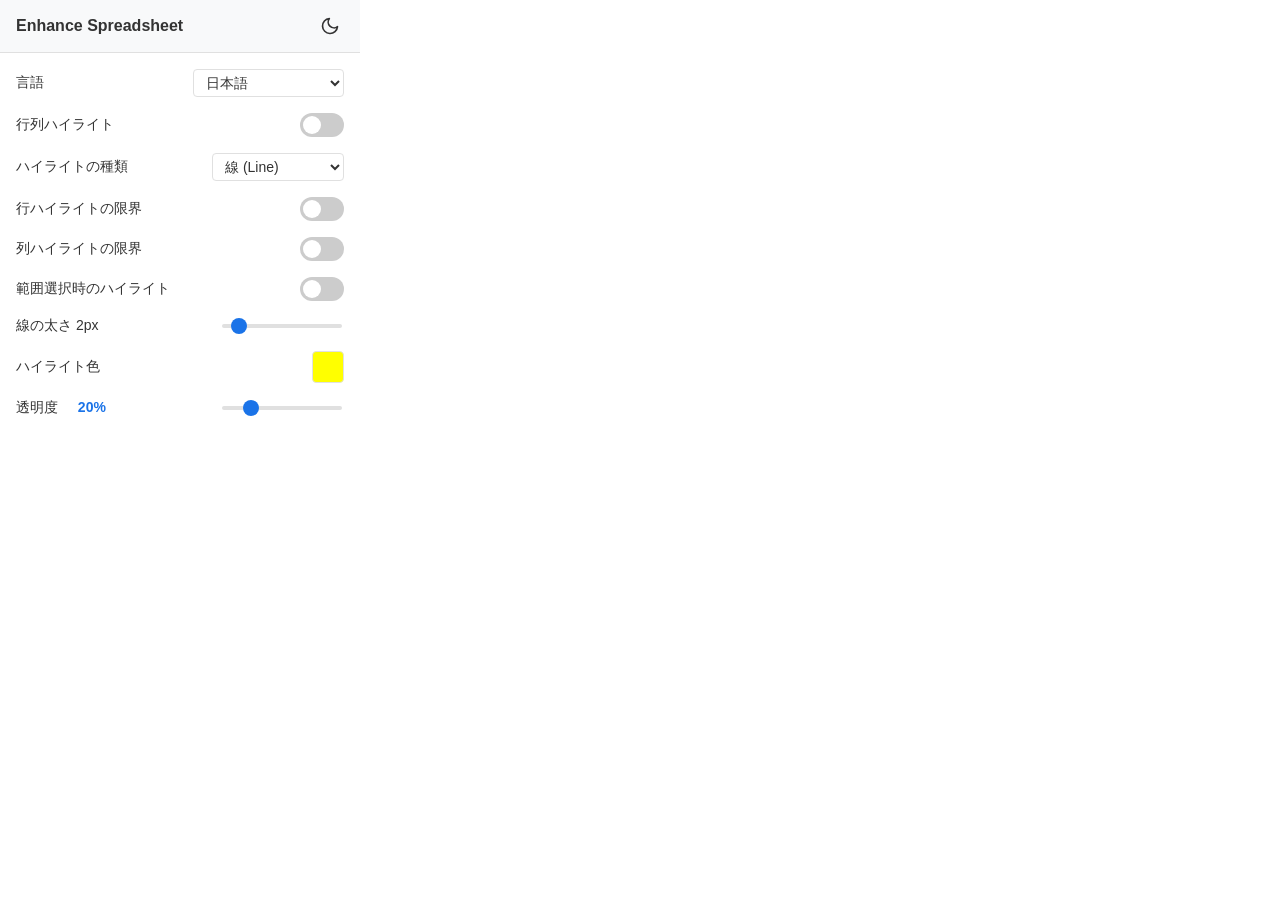
<file: extension/popup/popup.html>
<!DOCTYPE html>
<html lang="ja">
<head>
  <meta charset="UTF-8">
  <title>Enhance Spreadsheet</title>
  <link rel="stylesheet" href="popup.css">
</head>
<body>
  <div class="container">
    <header>
      <h1>Enhance Spreadsheet</h1>
      <button id="theme-toggle" class="icon-btn" aria-label="Toggle Theme">
        <svg id="icon-sun" xmlns="http://www.w3.org/2000/svg" width="20" height="20" viewBox="0 0 24 24" fill="none" stroke="currentColor" stroke-width="2" stroke-linecap="round" stroke-linejoin="round" style="display: none;"><circle cx="12" cy="12" r="5"></circle><line x1="12" y1="1" x2="12" y2="3"></line><line x1="12" y1="21" x2="12" y2="23"></line><line x1="4.22" y1="4.22" x2="5.64" y2="5.64"></line><line x1="18.36" y1="18.36" x2="19.78" y2="19.78"></line><line x1="1" y1="12" x2="3" y2="12"></line><line x1="21" y1="12" x2="23" y2="12"></line><line x1="4.22" y1="19.78" x2="5.64" y2="18.36"></line><line x1="18.36" y1="5.64" x2="19.78" y2="4.22"></line></svg>
        <svg id="icon-moon" xmlns="http://www.w3.org/2000/svg" width="20" height="20" viewBox="0 0 24 24" fill="none" stroke="currentColor" stroke-width="2" stroke-linecap="round" stroke-linejoin="round"><path d="M21 12.79A9 9 0 1 1 11.21 3 7 7 0 0 0 21 12.79z"></path></svg>
      </button>
    </header>

    <div class="settings">
      <div class="setting-item">
        <span class="label" id="label-language">言語</span>
        <select id="language-select" class="dropdown">
          <option value="ja">日本語</option>
          <option value="en">English</option>
          <option value="pt-BR">Português (Brasil)</option>
        </select>
      </div>

      <div class="setting-item">
        <span class="label" id="label-highlight">行列ハイライト</span>
        <label class="switch">
          <input type="checkbox" id="highlight-toggle">
          <span class="slider round"></span>
        </label>
      </div>

      <div class="setting-item">
        <span class="label" id="label-style">ハイライトの種類</span>
        <select id="highlight-style" class="dropdown">
          <option value="line" id="option-line">線 (Line)</option>
          <option value="cell" id="option-cell">セル全体 (Cell)</option>
        </select>
      </div>

      <div class="setting-item">
        <span class="label" id="label-row-limit">行ハイライトの限界</span>
        <label class="switch">
          <input type="checkbox" id="row-limit-toggle">
          <span class="slider round"></span>
        </label>
      </div>

      <div class="setting-item">
        <span class="label" id="label-col-limit">列ハイライトの限界</span>
        <label class="switch">
          <input type="checkbox" id="col-limit-toggle">
          <span class="slider round"></span>
        </label>
      </div>

      <div class="setting-item">
        <span class="label" id="label-range-highlight">範囲選択時のハイライト</span>
        <label class="switch">
          <input type="checkbox" id="range-highlight-toggle">
          <span class="slider round"></span>
        </label>
      </div>

      <div class="setting-item" id="thickness-container">
        <span class="label"><span id="label-thickness">線の太さ</span> <span id="thickness-value">2px</span></span>
        <input type="range" id="line-thickness" min="1" max="12" value="2">
      </div>

      <div class="setting-item">
        <span class="label" id="label-color">ハイライト色</span>
        <input type="color" id="highlight-color" value="#ffff00">
      </div>

      <div class="setting-item">
        <span class="label"><span id="label-opacity">透明度</span> <span id="opacity-value">20%</span></span>
        <input type="range" id="highlight-opacity" min="0" max="100" value="20">
      </div>
    </div>
  </div>
  <script src="popup.js"></script>
</body>
</html>
</file>
<file: docs/style.css>
/* ==========================================================================
   Spreadsheet Cell Highlighter - Modern Landing Page Stylesheet
   Supports Light & Dark Modes, Glassmorphism, Micro-interactions & Responsiveness
   ========================================================================== */

:root {
  --font-display: 'Outfit', -apple-system, BlinkMacSystemFont, "Segoe UI", Roboto, sans-serif;
  --font-body: 'Inter', -apple-system, BlinkMacSystemFont, "Segoe UI", Roboto, sans-serif;

  /* Color Palette - Default Light Theme */
  --bg-primary: #f8fafc;
  --bg-secondary: #ffffff;
  --bg-tertiary: #f1f5f9;
  --bg-card: rgba(255, 255, 255, 0.85);
  --bg-card-hover: rgba(255, 255, 255, 0.98);
  --border-color: rgba(226, 232, 240, 0.8);
  --border-focus: #10b981;

  --text-primary: #0f172a;
  --text-secondary: #475569;
  --text-muted: #64748b;
  --text-invert: #ffffff;

  --accent-primary: #0f9d58; /* Sheets green */
  --accent-primary-hover: #0b8043;
  --accent-glow: rgba(16, 185, 129, 0.25);
  --accent-blue: #2563eb;
  --accent-amber: #f59e0b;
  --accent-purple: #8b5cf6;

  --shadow-sm: 0 1px 2px 0 rgba(0, 0, 0, 0.05);
  --shadow-md: 0 4px 6px -1px rgba(0, 0, 0, 0.08), 0 2px 4px -2px rgba(0, 0, 0, 0.05);
  --shadow-lg: 0 10px 25px -5px rgba(0, 0, 0, 0.08), 0 8px 10px -6px rgba(0, 0, 0, 0.04);
  --shadow-xl: 0 20px 35px -10px rgba(0, 0, 0, 0.12), 0 10px 15px -8px rgba(0, 0, 0, 0.06);

  --radius-sm: 8px;
  --radius-md: 14px;
  --radius-lg: 20px;
  --radius-full: 9999px;

  --transition-fast: 0.15s ease;
  --transition-normal: 0.25s cubic-bezier(0.4, 0, 0.2, 1);
  --transition-slow: 0.4s cubic-bezier(0.16, 1, 0.3, 1);

  --container-max: 1200px;
}

[data-theme="dark"] {
  --bg-primary: #090d16;
  --bg-secondary: #0f172a;
  --bg-tertiary: #1e293b;
  --bg-card: rgba(15, 23, 42, 0.75);
  --bg-card-hover: rgba(30, 41, 59, 0.85);
  --border-color: rgba(255, 255, 255, 0.08);
  --border-focus: #34d399;

  --text-primary: #f8fafc;
  --text-secondary: #94a3b8;
  --text-muted: #64748b;
  --text-invert: #090d16;

  --accent-primary: #10b981;
  --accent-primary-hover: #34d399;
  --accent-glow: rgba(16, 185, 129, 0.35);
  --accent-blue: #3b82f6;
  --accent-amber: #fbbf24;
  --accent-purple: #a78bfa;

  --shadow-sm: 0 1px 2px 0 rgba(0, 0, 0, 0.3);
  --shadow-md: 0 4px 12px 0 rgba(0, 0, 0, 0.4);
  --shadow-lg: 0 12px 30px -5px rgba(0, 0, 0, 0.5);
  --shadow-xl: 0 25px 45px -10px rgba(0, 0, 0, 0.6);
}

/* Base Styles */
*, *::before, *::after {
  box-sizing: border-box;
  margin: 0;
  padding: 0;
}

html {
  scroll-behavior: smooth;
  font-size: 16px;
}

body {
  font-family: var(--font-body);
  background-color: var(--bg-primary);
  color: var(--text-primary);
  line-height: 1.6;
  min-height: 100vh;
  overflow-x: hidden;
  transition: background-color var(--transition-normal), color var(--transition-normal);
  background-image: 
    radial-gradient(circle at 15% 15%, rgba(16, 185, 129, 0.08) 0%, transparent 40%),
    radial-gradient(circle at 85% 65%, rgba(37, 99, 235, 0.06) 0%, transparent 45%);
  background-attachment: fixed;
}

a {
  color: inherit;
  text-decoration: none;
}

button {
  font-family: inherit;
  cursor: pointer;
  border: none;
  background: none;
}

.container {
  width: 100%;
  max-width: var(--container-max);
  margin: 0 auto;
  padding: 0 24px;
}

/* ==========================================================================
   Header & Navigation
   ========================================================================== */
.site-header {
  position: sticky;
  top: 0;
  z-index: 100;
  background: var(--bg-card);
  backdrop-filter: blur(16px);
  -webkit-backdrop-filter: blur(16px);
  border-bottom: 1px solid var(--border-color);
  transition: all var(--transition-normal);
}

.header-container {
  display: flex;
  align-items: center;
  justify-content: space-between;
  height: 72px;
}

.brand-logo {
  display: flex;
  align-items: center;
  gap: 12px;
  font-family: var(--font-display);
  font-size: 1.25rem;
  font-weight: 700;
  letter-spacing: -0.02em;
  color: var(--text-primary);
}

.brand-icon {
  width: 36px;
  height: 36px;
  border-radius: 10px;
  box-shadow: 0 2px 8px var(--accent-glow);
  transition: transform var(--transition-fast);
}

.brand-logo:hover .brand-icon {
  transform: rotate(-6deg) scale(1.05);
}

.brand-title-badge {
  font-size: 0.72rem;
  font-weight: 600;
  padding: 2px 8px;
  background: rgba(16, 185, 129, 0.15);
  color: var(--accent-primary);
  border-radius: var(--radius-full);
  margin-left: 6px;
  vertical-align: middle;
}

.nav-links {
  display: flex;
  align-items: center;
  gap: 28px;
  list-style: none;
}

.nav-link {
  font-size: 0.93rem;
  font-weight: 500;
  color: var(--text-secondary);
  transition: color var(--transition-fast);
  position: relative;
  padding: 4px 0;
}

.nav-link:hover {
  color: var(--accent-primary);
}

.nav-link::after {
  content: '';
  position: absolute;
  bottom: 0;
  left: 0;
  width: 0%;
  height: 2px;
  background: var(--accent-primary);
  transition: width var(--transition-normal);
  border-radius: 2px;
}

.nav-link:hover::after {
  width: 100%;
}

.header-actions {
  display: flex;
  align-items: center;
  gap: 12px;
}

/* Language Selector Dropdown */
.lang-selector-wrapper {
  position: relative;
}

.lang-select-btn {
  display: flex;
  align-items: center;
  gap: 6px;
  padding: 8px 14px;
  font-size: 0.88rem;
  font-weight: 600;
  color: var(--text-primary);
  background: var(--bg-tertiary);
  border: 1px solid var(--border-color);
  border-radius: var(--radius-sm);
  transition: all var(--transition-fast);
}

.lang-select-btn:hover {
  border-color: var(--accent-primary);
}

.lang-dropdown {
  position: absolute;
  top: calc(100% + 8px);
  right: 0;
  background: var(--bg-secondary);
  border: 1px solid var(--border-color);
  border-radius: var(--radius-md);
  box-shadow: var(--shadow-xl);
  min-width: 170px;
  padding: 6px;
  opacity: 0;
  visibility: hidden;
  transform: translateY(-8px);
  transition: all var(--transition-fast);
  z-index: 101;
}

.lang-dropdown.active {
  opacity: 1;
  visibility: visible;
  transform: translateY(0);
}

.lang-option {
  width: 100%;
  display: flex;
  align-items: center;
  gap: 10px;
  padding: 10px 14px;
  font-size: 0.88rem;
  color: var(--text-secondary);
  border-radius: var(--radius-sm);
  transition: all var(--transition-fast);
  text-align: left;
}

.lang-option:hover,
.lang-option.active {
  background: var(--bg-tertiary);
  color: var(--accent-primary);
  font-weight: 600;
}

/* Theme Toggle Button */
.theme-btn {
  display: flex;
  align-items: center;
  justify-content: center;
  width: 40px;
  height: 40px;
  border-radius: var(--radius-sm);
  background: var(--bg-tertiary);
  border: 1px solid var(--border-color);
  color: var(--text-primary);
  transition: all var(--transition-fast);
}

.theme-btn:hover {
  border-color: var(--accent-primary);
  transform: rotate(15deg);
}

.theme-btn svg {
  width: 20px;
  height: 20px;
}

.btn-header-install {
  display: inline-flex;
  align-items: center;
  gap: 8px;
  padding: 9px 18px;
  font-size: 0.9rem;
  font-weight: 600;
  color: var(--text-invert);
  background: var(--accent-primary);
  border-radius: var(--radius-sm);
  box-shadow: 0 2px 10px var(--accent-glow);
  transition: all var(--transition-fast);
}

.btn-header-install:hover {
  background: var(--accent-primary-hover);
  transform: translateY(-1px);
  box-shadow: 0 4px 14px var(--accent-glow);
}

/* Mobile Menu Toggle */
.mobile-menu-btn {
  display: none;
  width: 40px;
  height: 40px;
  align-items: center;
  justify-content: center;
  border-radius: var(--radius-sm);
  background: var(--bg-tertiary);
  border: 1px solid var(--border-color);
  color: var(--text-primary);
}

/* ==========================================================================
   Hero Section
   ========================================================================== */
.hero-section {
  padding: 80px 0 60px;
  position: relative;
  overflow: hidden;
}

.hero-grid {
  display: grid;
  grid-template-columns: 1.15fr 0.85fr;
  align-items: center;
  gap: 48px;
}

.hero-content {
  display: flex;
  flex-direction: column;
  gap: 24px;
}

.hero-badge-pill {
  display: inline-flex;
  align-items: center;
  gap: 8px;
  padding: 6px 14px;
  background: rgba(16, 185, 129, 0.12);
  border: 1px solid rgba(16, 185, 129, 0.25);
  border-radius: var(--radius-full);
  font-size: 0.82rem;
  font-weight: 600;
  color: var(--accent-primary);
  width: fit-content;
  backdrop-filter: blur(4px);
}

.pulse-dot {
  width: 8px;
  height: 8px;
  background: var(--accent-primary);
  border-radius: 50%;
  box-shadow: 0 0 0 0 rgba(16, 185, 129, 0.7);
  animation: pulse-ring 2s infinite;
}

@keyframes pulse-ring {
  0% { transform: scale(0.95); box-shadow: 0 0 0 0 rgba(16, 185, 129, 0.7); }
  70% { transform: scale(1); box-shadow: 0 0 0 8px rgba(16, 185, 129, 0); }
  100% { transform: scale(0.95); box-shadow: 0 0 0 0 rgba(16, 185, 129, 0); }
}

.hero-title {
  font-family: var(--font-display);
  font-size: 3.5rem;
  font-weight: 800;
  line-height: 1.12;
  letter-spacing: -0.03em;
  color: var(--text-primary);
}

.gradient-text {
  background: linear-gradient(135deg, var(--accent-primary) 0%, #06b6d4 100%);
  -webkit-background-clip: text;
  -webkit-text-fill-color: transparent;
  display: inline-block;
}

.hero-description {
  font-size: 1.18rem;
  color: var(--text-secondary);
  line-height: 1.65;
  max-width: 600px;
}

.hero-actions {
  display: flex;
  align-items: center;
  flex-wrap: wrap;
  gap: 16px;
  margin-top: 8px;
}

.btn-primary {
  display: inline-flex;
  align-items: center;
  gap: 10px;
  padding: 14px 28px;
  font-size: 1.05rem;
  font-weight: 600;
  color: #ffffff;
  background: linear-gradient(135deg, var(--accent-primary) 0%, #0d9488 100%);
  border-radius: var(--radius-md);
  box-shadow: 0 8px 24px var(--accent-glow);
  transition: all var(--transition-normal);
}

.btn-primary:hover {
  transform: translateY(-2px);
  box-shadow: 0 12px 30px var(--accent-glow);
  filter: brightness(1.05);
}

.btn-secondary {
  display: inline-flex;
  align-items: center;
  gap: 10px;
  padding: 14px 26px;
  font-size: 1.05rem;
  font-weight: 600;
  color: var(--text-primary);
  background: var(--bg-tertiary);
  border: 1px solid var(--border-color);
  border-radius: var(--radius-md);
  transition: all var(--transition-normal);
}

.btn-secondary:hover {
  background: var(--bg-secondary);
  border-color: var(--accent-primary);
  transform: translateY(-2px);
}

.hero-features-chips {
  display: flex;
  flex-wrap: wrap;
  gap: 12px;
  margin-top: 16px;
}

.hero-chip {
  display: inline-flex;
  align-items: center;
  gap: 6px;
  font-size: 0.84rem;
  font-weight: 500;
  color: var(--text-secondary);
  background: var(--bg-tertiary);
  padding: 6px 12px;
  border-radius: var(--radius-sm);
  border: 1px solid var(--border-color);
}

.hero-chip svg {
  color: var(--accent-primary);
  width: 16px;
  height: 16px;
}

/* Hero Visual / Mockup */
.hero-visual {
  position: relative;
}

.hero-visual-card {
  position: relative;
  border-radius: var(--radius-lg);
  overflow: hidden;
  background: var(--bg-card);
  border: 1px solid var(--border-color);
  box-shadow: var(--shadow-xl);
  backdrop-filter: blur(20px);
  transition: transform var(--transition-slow);
}

.hero-visual-card:hover {
  transform: translateY(-4px) scale(1.01);
}

.hero-banner-img {
  width: 100%;
  height: auto;
  display: block;
  object-fit: cover;
}

.hero-floating-badge {
  position: absolute;
  bottom: 20px;
  left: 20px;
  background: rgba(15, 23, 42, 0.85);
  backdrop-filter: blur(12px);
  border: 1px solid rgba(255, 255, 255, 0.15);
  color: #ffffff;
  padding: 12px 18px;
  border-radius: var(--radius-md);
  display: flex;
  align-items: center;
  gap: 12px;
  box-shadow: var(--shadow-lg);
}

.floating-badge-icon {
  font-size: 1.5rem;
}

.floating-badge-text strong {
  display: block;
  font-size: 0.95rem;
}

.floating-badge-text span {
  font-size: 0.78rem;
  color: #cbd5e1;
}

/* ==========================================================================
   Section Common Styles
   ========================================================================== */
.section {
  padding: 90px 0;
  position: relative;
}

.section-header {
  text-align: center;
  max-width: 680px;
  margin: 0 auto 56px;
}

.section-tag {
  display: inline-block;
  font-size: 0.82rem;
  font-weight: 700;
  text-transform: uppercase;
  letter-spacing: 0.08em;
  color: var(--accent-primary);
  background: rgba(16, 185, 129, 0.12);
  padding: 4px 12px;
  border-radius: var(--radius-full);
  margin-bottom: 12px;
}

.section-title {
  font-family: var(--font-display);
  font-size: 2.4rem;
  font-weight: 800;
  line-height: 1.25;
  letter-spacing: -0.02em;
  color: var(--text-primary);
  margin-bottom: 14px;
}

.section-subtitle {
  font-size: 1.08rem;
  color: var(--text-secondary);
  line-height: 1.6;
}

/* ==========================================================================
   Interactive Simulator Section
   ========================================================================== */
.simulator-section {
  background: linear-gradient(180deg, transparent 0%, rgba(16, 185, 129, 0.03) 50%, transparent 100%);
}

.simulator-container {
  display: grid;
  grid-template-columns: 320px 1fr;
  gap: 28px;
  background: var(--bg-card);
  border: 1px solid var(--border-color);
  border-radius: var(--radius-lg);
  padding: 24px;
  box-shadow: var(--shadow-xl);
  backdrop-filter: blur(20px);
}

/* Simulator Controls Panel */
.simulator-panel {
  background: var(--bg-secondary);
  border: 1px solid var(--border-color);
  border-radius: var(--radius-md);
  padding: 20px;
  display: flex;
  flex-direction: column;
  gap: 18px;
}

.panel-header {
  display: flex;
  align-items: center;
  justify-content: space-between;
  border-bottom: 1px solid var(--border-color);
  padding-bottom: 12px;
}

.panel-title {
  font-size: 1rem;
  font-weight: 700;
  display: flex;
  align-items: center;
  gap: 8px;
  color: var(--text-primary);
}

.panel-badge {
  font-size: 0.72rem;
  font-weight: 600;
  background: rgba(16, 185, 129, 0.15);
  color: var(--accent-primary);
  padding: 2px 6px;
  border-radius: var(--radius-sm);
}

.control-group {
  display: flex;
  flex-direction: column;
  gap: 8px;
}

.control-label {
  font-size: 0.85rem;
  font-weight: 600;
  color: var(--text-secondary);
  display: flex;
  align-items: center;
  justify-content: space-between;
}

.control-val-badge {
  font-family: monospace;
  font-size: 0.78rem;
  color: var(--accent-primary);
  background: var(--bg-tertiary);
  padding: 1px 6px;
  border-radius: 4px;
}

/* Toggle Switch */
.switch-label {
  display: flex;
  align-items: center;
  justify-content: space-between;
  cursor: pointer;
  font-size: 0.88rem;
  font-weight: 500;
  color: var(--text-primary);
}

.switch {
  position: relative;
  display: inline-block;
  width: 44px;
  height: 24px;
}

.switch input {
  opacity: 0;
  width: 0;
  height: 0;
}

.slider-round {
  position: absolute;
  cursor: pointer;
  top: 0;
  left: 0;
  right: 0;
  bottom: 0;
  background-color: var(--bg-tertiary);
  border: 1px solid var(--border-color);
  transition: .3s;
  border-radius: 24px;
}

.slider-round:before {
  position: absolute;
  content: "";
  height: 16px;
  width: 16px;
  left: 3px;
  bottom: 3px;
  background-color: #ffffff;
  transition: .3s;
  border-radius: 50%;
  box-shadow: 0 1px 3px rgba(0,0,0,0.3);
}

input:checked + .slider-round {
  background-color: var(--accent-primary);
  border-color: var(--accent-primary);
}

input:checked + .slider-round:before {
  transform: translateX(20px);
}

/* Style Segmented Tabs */
.segmented-control {
  display: grid;
  grid-template-columns: 1fr 1fr;
  background: var(--bg-tertiary);
  padding: 3px;
  border-radius: var(--radius-sm);
  border: 1px solid var(--border-color);
  gap: 4px;
}

.segmented-btn {
  padding: 6px 10px;
  font-size: 0.82rem;
  font-weight: 600;
  color: var(--text-secondary);
  border-radius: 6px;
  transition: all var(--transition-fast);
  text-align: center;
}

.segmented-btn.active {
  background: var(--bg-secondary);
  color: var(--accent-primary);
  box-shadow: var(--shadow-sm);
}

/* Range Sliders */
input[type="range"] {
  -webkit-appearance: none;
  appearance: none;
  width: 100%;
  height: 6px;
  background: var(--bg-tertiary);
  border-radius: 4px;
  outline: none;
}

input[type="range"]::-webkit-slider-thumb {
  -webkit-appearance: none;
  appearance: none;
  width: 18px;
  height: 18px;
  border-radius: 50%;
  background: var(--accent-primary);
  cursor: pointer;
  box-shadow: 0 0 6px var(--accent-glow);
  transition: transform var(--transition-fast);
}

input[type="range"]::-webkit-slider-thumb:hover {
  transform: scale(1.15);
}

/* Color input */
.color-picker-row {
  display: flex;
  align-items: center;
  gap: 10px;
}

input[type="color"] {
  -webkit-appearance: none;
  border: none;
  width: 38px;
  height: 38px;
  border-radius: 8px;
  cursor: pointer;
  background: transparent;
  padding: 0;
}

input[type="color"]::-webkit-color-swatch-wrapper {
  padding: 0;
}

input[type="color"]::-webkit-color-swatch {
  border: 2px solid var(--border-color);
  border-radius: 8px;
}

.color-preset-pills {
  display: flex;
  gap: 6px;
  flex-wrap: wrap;
}

.color-pill {
  width: 24px;
  height: 24px;
  border-radius: 6px;
  cursor: pointer;
  border: 2px solid transparent;
  transition: transform var(--transition-fast);
}

.color-pill:hover {
  transform: scale(1.18);
}

.color-pill.active {
  border-color: var(--text-primary);
}

/* Interactive Spreadsheet Stage */
.simulator-stage {
  background: var(--bg-secondary);
  border: 1px solid var(--border-color);
  border-radius: var(--radius-md);
  overflow: hidden;
  display: flex;
  flex-direction: column;
}

.sheets-mockup-bar {
  background: var(--bg-tertiary);
  border-bottom: 1px solid var(--border-color);
  padding: 10px 16px;
  display: flex;
  align-items: center;
  gap: 16px;
  font-size: 0.85rem;
}

.sheets-mockup-tab {
  display: flex;
  align-items: center;
  gap: 8px;
  font-weight: 600;
  color: var(--text-primary);
}

.sheets-formula-bar {
  display: flex;
  align-items: center;
  gap: 8px;
  flex-grow: 1;
  background: var(--bg-secondary);
  border: 1px solid var(--border-color);
  padding: 4px 10px;
  border-radius: 4px;
  font-family: monospace;
  font-size: 0.8rem;
  color: var(--text-secondary);
}

.sheets-formula-name {
  font-weight: 700;
  color: var(--accent-primary);
  border-right: 1px solid var(--border-color);
  padding-right: 8px;
}

.spreadsheet-viewport {
  position: relative;
  overflow: auto;
  user-select: none;
  background: var(--bg-secondary);
  min-height: 380px;
}

/* The Table Grid */
.spreadsheet-grid {
  border-collapse: collapse;
  width: 100%;
  font-size: 0.86rem;
  position: relative;
  z-index: 1;
}

.spreadsheet-grid th,
.spreadsheet-grid td {
  border: 1px solid var(--border-color);
  padding: 8px 12px;
  white-space: nowrap;
  position: relative;
}

.spreadsheet-grid th {
  background: var(--bg-tertiary);
  color: var(--text-muted);
  font-weight: 600;
  text-align: center;
  user-select: none;
}

.corner-header {
  width: 44px;
  min-width: 44px;
}

.row-header {
  width: 44px;
  min-width: 44px;
  background: var(--bg-tertiary);
  color: var(--text-muted);
  font-weight: 600;
  text-align: center;
}

.sheet-cell {
  cursor: cell;
  transition: background-color 0.1s;
  color: var(--text-primary);
}

.sheet-cell:hover {
  outline: 1px dashed var(--accent-primary);
}

.sheet-cell.is-selected {
  outline: 2px solid #1a73e8 !important;
  outline-offset: -1px;
  background-color: rgba(26, 115, 232, 0.08);
}

/* Crosshair Overlay Elements (Mirrors Extension content.js) */
.simulator-overlay {
  position: absolute;
  top: 0;
  left: 0;
  width: 100%;
  height: 100%;
  pointer-events: none;
  z-index: 2;
}

.sim-guide-line-h,
.sim-guide-line-v {
  position: absolute;
  pointer-events: none;
  transition: all 0.08s ease-out;
}

.sim-cell-band-row,
.sim-cell-band-col {
  position: absolute;
  pointer-events: none;
  transition: all 0.08s ease-out;
}

.simulator-footer-hint {
  padding: 10px 16px;
  background: var(--bg-tertiary);
  border-top: 1px solid var(--border-color);
  display: flex;
  align-items: center;
  justify-content: space-between;
  font-size: 0.8rem;
  color: var(--text-muted);
}

.simulator-footer-hint kbd {
  background: var(--bg-secondary);
  border: 1px solid var(--border-color);
  padding: 2px 6px;
  border-radius: 4px;
  font-size: 0.75rem;
  color: var(--text-primary);
}

/* ==========================================================================
   Features Section
   ========================================================================== */
.features-grid {
  display: grid;
  grid-template-columns: repeat(auto-fit, minmax(320px, 1fr));
  gap: 24px;
}

.feature-card {
  background: var(--bg-card);
  border: 1px solid var(--border-color);
  border-radius: var(--radius-lg);
  padding: 32px;
  display: flex;
  flex-direction: column;
  gap: 18px;
  transition: all var(--transition-normal);
  backdrop-filter: blur(12px);
  position: relative;
  overflow: hidden;
}

.feature-card::before {
  content: '';
  position: absolute;
  top: 0;
  left: 0;
  width: 100%;
  height: 3px;
  background: linear-gradient(90deg, transparent, var(--accent-primary), transparent);
  opacity: 0;
  transition: opacity var(--transition-normal);
}

.feature-card:hover {
  transform: translateY(-6px);
  box-shadow: var(--shadow-xl);
  border-color: rgba(16, 185, 129, 0.4);
}

.feature-card:hover::before {
  opacity: 1;
}

.feature-icon-wrapper {
  width: 52px;
  height: 52px;
  border-radius: var(--radius-md);
  display: flex;
  align-items: center;
  justify-content: center;
  background: rgba(16, 185, 129, 0.12);
  color: var(--accent-primary);
  font-size: 1.5rem;
  transition: transform var(--transition-fast);
}

.feature-card:hover .feature-icon-wrapper {
  transform: scale(1.1) rotate(5deg);
}

.feature-title {
  font-family: var(--font-display);
  font-size: 1.35rem;
  font-weight: 700;
  color: var(--text-primary);
  letter-spacing: -0.01em;
}

.feature-text {
  font-size: 0.96rem;
  color: var(--text-secondary);
  line-height: 1.6;
}

.feature-tag-list {
  display: flex;
  flex-wrap: wrap;
  gap: 8px;
  margin-top: auto;
  padding-top: 14px;
}

.feature-tag {
  font-size: 0.78rem;
  font-weight: 600;
  color: var(--accent-primary);
  background: rgba(16, 185, 129, 0.08);
  padding: 3px 9px;
  border-radius: var(--radius-full);
}

/* ==========================================================================
   Visual Gallery / Screenshots Section
   ========================================================================== */
.gallery-section {
  background: linear-gradient(180deg, transparent 0%, rgba(37, 99, 235, 0.03) 50%, transparent 100%);
}

.gallery-tabs {
  display: flex;
  justify-content: center;
  gap: 12px;
  margin-bottom: 36px;
  flex-wrap: wrap;
}

.gallery-tab-btn {
  padding: 10px 22px;
  font-size: 0.95rem;
  font-weight: 600;
  color: var(--text-secondary);
  background: var(--bg-tertiary);
  border: 1px solid var(--border-color);
  border-radius: var(--radius-full);
  transition: all var(--transition-fast);
}

.gallery-tab-btn.active,
.gallery-tab-btn:hover {
  background: var(--accent-primary);
  color: #ffffff;
  border-color: var(--accent-primary);
  box-shadow: 0 4px 14px var(--accent-glow);
}

.gallery-display {
  display: flex;
  justify-content: center;
  align-items: center;
}

.gallery-item {
  display: none;
  max-width: 960px;
  width: 100%;
  animation: fadeIn 0.35s ease;
}

.gallery-item.active {
  display: block;
}

.gallery-frame {
  background: var(--bg-secondary);
  border: 1px solid var(--border-color);
  border-radius: var(--radius-lg);
  overflow: hidden;
  box-shadow: var(--shadow-xl);
}

.gallery-frame img {
  width: 100%;
  height: auto;
  display: block;
  object-fit: cover;
}

.gallery-caption {
  padding: 16px 24px;
  background: var(--bg-tertiary);
  border-top: 1px solid var(--border-color);
  display: flex;
  align-items: center;
  justify-content: space-between;
}

.caption-title {
  font-weight: 700;
  font-size: 1rem;
  color: var(--text-primary);
}

.caption-desc {
  font-size: 0.88rem;
  color: var(--text-secondary);
}

@keyframes fadeIn {
  from { opacity: 0; transform: translateY(8px); }
  to { opacity: 1; transform: translateY(0); }
}

/* ==========================================================================
   Privacy & Performance Pillar Section
   ========================================================================== */
.trust-grid {
  display: grid;
  grid-template-columns: repeat(auto-fit, minmax(260px, 1fr));
  gap: 24px;
}

.trust-card {
  background: var(--bg-card);
  border: 1px solid var(--border-color);
  border-radius: var(--radius-lg);
  padding: 28px;
  text-align: center;
  display: flex;
  flex-direction: column;
  align-items: center;
  gap: 14px;
  backdrop-filter: blur(12px);
  transition: transform var(--transition-fast);
}

.trust-card:hover {
  transform: translateY(-4px);
}

.trust-icon {
  width: 60px;
  height: 60px;
  border-radius: 50%;
  background: rgba(16, 185, 129, 0.12);
  display: flex;
  align-items: center;
  justify-content: center;
  color: var(--accent-primary);
  font-size: 1.7rem;
}

.trust-title {
  font-family: var(--font-display);
  font-size: 1.2rem;
  font-weight: 700;
  color: var(--text-primary);
}

.trust-desc {
  font-size: 0.9rem;
  color: var(--text-secondary);
}

/* ==========================================================================
   How It Works & Quick Start Section
   ========================================================================== */
.steps-grid {
  display: grid;
  grid-template-columns: repeat(auto-fit, minmax(280px, 1fr));
  gap: 24px;
  position: relative;
}

.step-card {
  background: var(--bg-card);
  border: 1px solid var(--border-color);
  border-radius: var(--radius-lg);
  padding: 32px 28px;
  position: relative;
  display: flex;
  flex-direction: column;
  gap: 14px;
}

.step-number {
  width: 36px;
  height: 36px;
  background: var(--accent-primary);
  color: #ffffff;
  border-radius: 50%;
  display: flex;
  align-items: center;
  justify-content: center;
  font-weight: 800;
  font-size: 1.1rem;
  box-shadow: 0 2px 10px var(--accent-glow);
}

.step-title {
  font-family: var(--font-display);
  font-size: 1.25rem;
  font-weight: 700;
  color: var(--text-primary);
}

.step-desc {
  font-size: 0.92rem;
  color: var(--text-secondary);
}

/* Developer Mode Instructions Accordion */
.dev-mode-accordion {
  margin-top: 40px;
  background: var(--bg-card);
  border: 1px solid var(--border-color);
  border-radius: var(--radius-md);
  overflow: hidden;
}

.dev-accordion-header {
  width: 100%;
  padding: 16px 24px;
  display: flex;
  align-items: center;
  justify-content: space-between;
  background: var(--bg-tertiary);
  font-weight: 600;
  font-size: 0.95rem;
  color: var(--text-primary);
  cursor: pointer;
}

.dev-accordion-content {
  padding: 24px;
  display: none;
  font-size: 0.92rem;
  color: var(--text-secondary);
  line-height: 1.7;
}

.dev-accordion-content.active {
  display: block;
}

.code-block {
  background: #0f172a;
  color: #38bdf8;
  font-family: monospace;
  padding: 12px 16px;
  border-radius: var(--radius-sm);
  margin: 12px 0;
  overflow-x: auto;
  font-size: 0.85rem;
}

/* ==========================================================================
   FAQ Section
   ========================================================================== */
.faq-list {
  max-width: 800px;
  margin: 0 auto;
  display: flex;
  flex-direction: column;
  gap: 16px;
}

.faq-item {
  background: var(--bg-card);
  border: 1px solid var(--border-color);
  border-radius: var(--radius-md);
  overflow: hidden;
  transition: border-color var(--transition-fast);
}

.faq-item:hover {
  border-color: rgba(16, 185, 129, 0.4);
}

.faq-question {
  width: 100%;
  padding: 20px 24px;
  display: flex;
  align-items: center;
  justify-content: space-between;
  font-family: var(--font-display);
  font-size: 1.1rem;
  font-weight: 700;
  color: var(--text-primary);
  text-align: left;
  gap: 16px;
}

.faq-icon {
  width: 22px;
  height: 22px;
  transition: transform var(--transition-fast);
  color: var(--accent-primary);
  flex-shrink: 0;
}

.faq-item.active .faq-icon {
  transform: rotate(180deg);
}

.faq-answer {
  padding: 0 24px 20px;
  font-size: 0.96rem;
  color: var(--text-secondary);
  line-height: 1.65;
  display: none;
}

.faq-item.active .faq-answer {
  display: block;
}

/* ==========================================================================
   CTA Banner Section
   ========================================================================== */
.cta-section {
  padding: 60px 0 100px;
}

.cta-box {
  background: linear-gradient(135deg, rgba(16, 185, 129, 0.15) 0%, rgba(37, 99, 235, 0.12) 100%);
  border: 1px solid rgba(16, 185, 129, 0.3);
  border-radius: var(--radius-lg);
  padding: 60px 40px;
  text-align: center;
  position: relative;
  overflow: hidden;
  box-shadow: var(--shadow-xl);
}

.cta-box::before {
  content: '';
  position: absolute;
  top: -50%;
  left: -50%;
  width: 200%;
  height: 200%;
  background: radial-gradient(circle, rgba(16, 185, 129, 0.15) 0%, transparent 60%);
  pointer-events: none;
}

.cta-title {
  font-family: var(--font-display);
  font-size: 2.6rem;
  font-weight: 800;
  color: var(--text-primary);
  margin-bottom: 16px;
}

.cta-desc {
  font-size: 1.15rem;
  color: var(--text-secondary);
  max-width: 600px;
  margin: 0 auto 32px;
}

.cta-actions {
  display: flex;
  justify-content: center;
  align-items: center;
  gap: 16px;
  flex-wrap: wrap;
}

/* ==========================================================================
   Footer
   ========================================================================== */
.site-footer {
  background: var(--bg-secondary);
  border-top: 1px solid var(--border-color);
  padding: 48px 0 32px;
}

.footer-top {
  display: flex;
  align-items: center;
  justify-content: space-between;
  flex-wrap: wrap;
  gap: 24px;
  padding-bottom: 32px;
  border-bottom: 1px solid var(--border-color);
}

.footer-brand {
  display: flex;
  align-items: center;
  gap: 12px;
  font-family: var(--font-display);
  font-size: 1.15rem;
  font-weight: 700;
}

.footer-links {
  display: flex;
  align-items: center;
  gap: 24px;
  list-style: none;
}

.footer-link {
  font-size: 0.9rem;
  color: var(--text-secondary);
  transition: color var(--transition-fast);
}

.footer-link:hover {
  color: var(--accent-primary);
}

.footer-lang-btn {
  font-size: 0.78rem;
  font-weight: 600;
  padding: 4px 8px;
  border-radius: var(--radius-sm);
  border: 1px solid var(--border-color);
  background: var(--bg-tertiary);
  color: var(--text-primary);
  transition: all var(--transition-fast);
}

.footer-lang-btn:hover {
  border-color: var(--accent-primary);
  color: var(--accent-primary);
  background: var(--bg-card);
}

.footer-bottom {
  display: flex;
  align-items: center;
  justify-content: space-between;
  flex-wrap: wrap;
  gap: 16px;
  padding-top: 24px;
  font-size: 0.85rem;
  color: var(--text-muted);
}

/* ==========================================================================
   Responsive Breakpoints
   ========================================================================== */
@media (max-width: 1024px) {
  .hero-grid {
    grid-template-columns: 1fr;
    text-align: center;
  }

  .hero-content {
    align-items: center;
  }

  .hero-actions {
    justify-content: center;
  }

  .simulator-container {
    grid-template-columns: 1fr;
  }

  .hero-title {
    font-size: 2.8rem;
  }
}

@media (max-width: 768px) {
  .nav-links {
    display: none;
  }

  .nav-links.mobile-open {
    display: flex;
    position: absolute;
    top: 72px;
    left: 0;
    width: 100%;
    flex-direction: column;
    background: var(--bg-secondary);
    padding: 20px;
    border-bottom: 1px solid var(--border-color);
    box-shadow: var(--shadow-lg);
    gap: 16px;
  }

  .mobile-menu-btn {
    display: flex;
  }

  .hero-title {
    font-size: 2.2rem;
  }

  .section-title {
    font-size: 1.85rem;
  }

  .cta-title {
    font-size: 2rem;
  }

  .cta-box {
    padding: 40px 20px;
  }

  .footer-top,
  .footer-bottom {
    flex-direction: column;
    text-align: center;
  }
}
</file>
<file: site/style.css>
/* ==========================================================================
   Spreadsheet Cell Highlighter - Modern Landing Page Stylesheet
   Supports Light & Dark Modes, Glassmorphism, Micro-interactions & Responsiveness
   ========================================================================== */

:root {
  --font-display: 'Outfit', -apple-system, BlinkMacSystemFont, "Segoe UI", Roboto, sans-serif;
  --font-body: 'Inter', -apple-system, BlinkMacSystemFont, "Segoe UI", Roboto, sans-serif;

  /* Color Palette - Default Light Theme */
  --bg-primary: #f8fafc;
  --bg-secondary: #ffffff;
  --bg-tertiary: #f1f5f9;
  --bg-card: rgba(255, 255, 255, 0.85);
  --bg-card-hover: rgba(255, 255, 255, 0.98);
  --border-color: rgba(226, 232, 240, 0.8);
  --border-focus: #10b981;

  --text-primary: #0f172a;
  --text-secondary: #475569;
  --text-muted: #64748b;
  --text-invert: #ffffff;

  --accent-primary: #0f9d58; /* Sheets green */
  --accent-primary-hover: #0b8043;
  --accent-glow: rgba(16, 185, 129, 0.25);
  --accent-blue: #2563eb;
  --accent-amber: #f59e0b;
  --accent-purple: #8b5cf6;

  --shadow-sm: 0 1px 2px 0 rgba(0, 0, 0, 0.05);
  --shadow-md: 0 4px 6px -1px rgba(0, 0, 0, 0.08), 0 2px 4px -2px rgba(0, 0, 0, 0.05);
  --shadow-lg: 0 10px 25px -5px rgba(0, 0, 0, 0.08), 0 8px 10px -6px rgba(0, 0, 0, 0.04);
  --shadow-xl: 0 20px 35px -10px rgba(0, 0, 0, 0.12), 0 10px 15px -8px rgba(0, 0, 0, 0.06);

  --radius-sm: 8px;
  --radius-md: 14px;
  --radius-lg: 20px;
  --radius-full: 9999px;

  --transition-fast: 0.15s ease;
  --transition-normal: 0.25s cubic-bezier(0.4, 0, 0.2, 1);
  --transition-slow: 0.4s cubic-bezier(0.16, 1, 0.3, 1);

  --container-max: 1200px;
}

[data-theme="dark"] {
  --bg-primary: #090d16;
  --bg-secondary: #0f172a;
  --bg-tertiary: #1e293b;
  --bg-card: rgba(15, 23, 42, 0.75);
  --bg-card-hover: rgba(30, 41, 59, 0.85);
  --border-color: rgba(255, 255, 255, 0.08);
  --border-focus: #34d399;

  --text-primary: #f8fafc;
  --text-secondary: #94a3b8;
  --text-muted: #64748b;
  --text-invert: #090d16;

  --accent-primary: #10b981;
  --accent-primary-hover: #34d399;
  --accent-glow: rgba(16, 185, 129, 0.35);
  --accent-blue: #3b82f6;
  --accent-amber: #fbbf24;
  --accent-purple: #a78bfa;

  --shadow-sm: 0 1px 2px 0 rgba(0, 0, 0, 0.3);
  --shadow-md: 0 4px 12px 0 rgba(0, 0, 0, 0.4);
  --shadow-lg: 0 12px 30px -5px rgba(0, 0, 0, 0.5);
  --shadow-xl: 0 25px 45px -10px rgba(0, 0, 0, 0.6);
}

/* Base Styles */
*, *::before, *::after {
  box-sizing: border-box;
  margin: 0;
  padding: 0;
}

html {
  scroll-behavior: smooth;
  font-size: 16px;
}

body {
  font-family: var(--font-body);
  background-color: var(--bg-primary);
  color: var(--text-primary);
  line-height: 1.6;
  min-height: 100vh;
  overflow-x: hidden;
  transition: background-color var(--transition-normal), color var(--transition-normal);
  background-image: 
    radial-gradient(circle at 15% 15%, rgba(16, 185, 129, 0.08) 0%, transparent 40%),
    radial-gradient(circle at 85% 65%, rgba(37, 99, 235, 0.06) 0%, transparent 45%);
  background-attachment: fixed;
}

a {
  color: inherit;
  text-decoration: none;
}

button {
  font-family: inherit;
  cursor: pointer;
  border: none;
  background: none;
}

.container {
  width: 100%;
  max-width: var(--container-max);
  margin: 0 auto;
  padding: 0 24px;
}

/* ==========================================================================
   Header & Navigation
   ========================================================================== */
.site-header {
  position: sticky;
  top: 0;
  z-index: 100;
  background: var(--bg-card);
  backdrop-filter: blur(16px);
  -webkit-backdrop-filter: blur(16px);
  border-bottom: 1px solid var(--border-color);
  transition: all var(--transition-normal);
}

.header-container {
  display: flex;
  align-items: center;
  justify-content: space-between;
  height: 72px;
}

.brand-logo {
  display: flex;
  align-items: center;
  gap: 12px;
  font-family: var(--font-display);
  font-size: 1.25rem;
  font-weight: 700;
  letter-spacing: -0.02em;
  color: var(--text-primary);
}

.brand-icon {
  width: 36px;
  height: 36px;
  border-radius: 10px;
  box-shadow: 0 2px 8px var(--accent-glow);
  transition: transform var(--transition-fast);
}

.brand-logo:hover .brand-icon {
  transform: rotate(-6deg) scale(1.05);
}

.brand-title-badge {
  font-size: 0.72rem;
  font-weight: 600;
  padding: 2px 8px;
  background: rgba(16, 185, 129, 0.15);
  color: var(--accent-primary);
  border-radius: var(--radius-full);
  margin-left: 6px;
  vertical-align: middle;
}

.nav-links {
  display: flex;
  align-items: center;
  gap: 28px;
  list-style: none;
}

.nav-link {
  font-size: 0.93rem;
  font-weight: 500;
  color: var(--text-secondary);
  transition: color var(--transition-fast);
  position: relative;
  padding: 4px 0;
}

.nav-link:hover {
  color: var(--accent-primary);
}

.nav-link::after {
  content: '';
  position: absolute;
  bottom: 0;
  left: 0;
  width: 0%;
  height: 2px;
  background: var(--accent-primary);
  transition: width var(--transition-normal);
  border-radius: 2px;
}

.nav-link:hover::after {
  width: 100%;
}

.header-actions {
  display: flex;
  align-items: center;
  gap: 12px;
}

/* Language Selector Dropdown */
.lang-selector-wrapper {
  position: relative;
}

.lang-select-btn {
  display: flex;
  align-items: center;
  gap: 6px;
  padding: 8px 14px;
  font-size: 0.88rem;
  font-weight: 600;
  color: var(--text-primary);
  background: var(--bg-tertiary);
  border: 1px solid var(--border-color);
  border-radius: var(--radius-sm);
  transition: all var(--transition-fast);
}

.lang-select-btn:hover {
  border-color: var(--accent-primary);
}

.lang-dropdown {
  position: absolute;
  top: calc(100% + 8px);
  right: 0;
  background: var(--bg-secondary);
  border: 1px solid var(--border-color);
  border-radius: var(--radius-md);
  box-shadow: var(--shadow-xl);
  min-width: 170px;
  padding: 6px;
  opacity: 0;
  visibility: hidden;
  transform: translateY(-8px);
  transition: all var(--transition-fast);
  z-index: 101;
}

.lang-dropdown.active {
  opacity: 1;
  visibility: visible;
  transform: translateY(0);
}

.lang-option {
  width: 100%;
  display: flex;
  align-items: center;
  gap: 10px;
  padding: 10px 14px;
  font-size: 0.88rem;
  color: var(--text-secondary);
  border-radius: var(--radius-sm);
  transition: all var(--transition-fast);
  text-align: left;
}

.lang-option:hover,
.lang-option.active {
  background: var(--bg-tertiary);
  color: var(--accent-primary);
  font-weight: 600;
}

/* Theme Toggle Button */
.theme-btn {
  display: flex;
  align-items: center;
  justify-content: center;
  width: 40px;
  height: 40px;
  border-radius: var(--radius-sm);
  background: var(--bg-tertiary);
  border: 1px solid var(--border-color);
  color: var(--text-primary);
  transition: all var(--transition-fast);
}

.theme-btn:hover {
  border-color: var(--accent-primary);
  transform: rotate(15deg);
}

.theme-btn svg {
  width: 20px;
  height: 20px;
}

.btn-header-install {
  display: inline-flex;
  align-items: center;
  gap: 8px;
  padding: 9px 18px;
  font-size: 0.9rem;
  font-weight: 600;
  color: var(--text-invert);
  background: var(--accent-primary);
  border-radius: var(--radius-sm);
  box-shadow: 0 2px 10px var(--accent-glow);
  transition: all var(--transition-fast);
}

.btn-header-install:hover {
  background: var(--accent-primary-hover);
  transform: translateY(-1px);
  box-shadow: 0 4px 14px var(--accent-glow);
}

/* Mobile Menu Toggle */
.mobile-menu-btn {
  display: none;
  width: 40px;
  height: 40px;
  align-items: center;
  justify-content: center;
  border-radius: var(--radius-sm);
  background: var(--bg-tertiary);
  border: 1px solid var(--border-color);
  color: var(--text-primary);
}

/* ==========================================================================
   Hero Section
   ========================================================================== */
.hero-section {
  padding: 80px 0 60px;
  position: relative;
  overflow: hidden;
}

.hero-grid {
  display: grid;
  grid-template-columns: 1.15fr 0.85fr;
  align-items: center;
  gap: 48px;
}

.hero-content {
  display: flex;
  flex-direction: column;
  gap: 24px;
}

.hero-badge-pill {
  display: inline-flex;
  align-items: center;
  gap: 8px;
  padding: 6px 14px;
  background: rgba(16, 185, 129, 0.12);
  border: 1px solid rgba(16, 185, 129, 0.25);
  border-radius: var(--radius-full);
  font-size: 0.82rem;
  font-weight: 600;
  color: var(--accent-primary);
  width: fit-content;
  backdrop-filter: blur(4px);
}

.pulse-dot {
  width: 8px;
  height: 8px;
  background: var(--accent-primary);
  border-radius: 50%;
  box-shadow: 0 0 0 0 rgba(16, 185, 129, 0.7);
  animation: pulse-ring 2s infinite;
}

@keyframes pulse-ring {
  0% { transform: scale(0.95); box-shadow: 0 0 0 0 rgba(16, 185, 129, 0.7); }
  70% { transform: scale(1); box-shadow: 0 0 0 8px rgba(16, 185, 129, 0); }
  100% { transform: scale(0.95); box-shadow: 0 0 0 0 rgba(16, 185, 129, 0); }
}

.hero-title {
  font-family: var(--font-display);
  font-size: 3.5rem;
  font-weight: 800;
  line-height: 1.12;
  letter-spacing: -0.03em;
  color: var(--text-primary);
}

.gradient-text {
  background: linear-gradient(135deg, var(--accent-primary) 0%, #06b6d4 100%);
  -webkit-background-clip: text;
  -webkit-text-fill-color: transparent;
  display: inline-block;
}

.hero-description {
  font-size: 1.18rem;
  color: var(--text-secondary);
  line-height: 1.65;
  max-width: 600px;
}

.hero-actions {
  display: flex;
  align-items: center;
  flex-wrap: wrap;
  gap: 16px;
  margin-top: 8px;
}

.btn-primary {
  display: inline-flex;
  align-items: center;
  gap: 10px;
  padding: 14px 28px;
  font-size: 1.05rem;
  font-weight: 600;
  color: #ffffff;
  background: linear-gradient(135deg, var(--accent-primary) 0%, #0d9488 100%);
  border-radius: var(--radius-md);
  box-shadow: 0 8px 24px var(--accent-glow);
  transition: all var(--transition-normal);
}

.btn-primary:hover {
  transform: translateY(-2px);
  box-shadow: 0 12px 30px var(--accent-glow);
  filter: brightness(1.05);
}

.btn-secondary {
  display: inline-flex;
  align-items: center;
  gap: 10px;
  padding: 14px 26px;
  font-size: 1.05rem;
  font-weight: 600;
  color: var(--text-primary);
  background: var(--bg-tertiary);
  border: 1px solid var(--border-color);
  border-radius: var(--radius-md);
  transition: all var(--transition-normal);
}

.btn-secondary:hover {
  background: var(--bg-secondary);
  border-color: var(--accent-primary);
  transform: translateY(-2px);
}

.hero-features-chips {
  display: flex;
  flex-wrap: wrap;
  gap: 12px;
  margin-top: 16px;
}

.hero-chip {
  display: inline-flex;
  align-items: center;
  gap: 6px;
  font-size: 0.84rem;
  font-weight: 500;
  color: var(--text-secondary);
  background: var(--bg-tertiary);
  padding: 6px 12px;
  border-radius: var(--radius-sm);
  border: 1px solid var(--border-color);
}

.hero-chip svg {
  color: var(--accent-primary);
  width: 16px;
  height: 16px;
}

/* Hero Visual / Mockup */
.hero-visual {
  position: relative;
}

.hero-visual-card {
  position: relative;
  border-radius: var(--radius-lg);
  overflow: hidden;
  background: var(--bg-card);
  border: 1px solid var(--border-color);
  box-shadow: var(--shadow-xl);
  backdrop-filter: blur(20px);
  transition: transform var(--transition-slow);
}

.hero-visual-card:hover {
  transform: translateY(-4px) scale(1.01);
}

.hero-banner-img {
  width: 100%;
  height: auto;
  display: block;
  object-fit: cover;
}

.hero-floating-badge {
  position: absolute;
  bottom: 20px;
  left: 20px;
  background: rgba(15, 23, 42, 0.85);
  backdrop-filter: blur(12px);
  border: 1px solid rgba(255, 255, 255, 0.15);
  color: #ffffff;
  padding: 12px 18px;
  border-radius: var(--radius-md);
  display: flex;
  align-items: center;
  gap: 12px;
  box-shadow: var(--shadow-lg);
}

.floating-badge-icon {
  font-size: 1.5rem;
}

.floating-badge-text strong {
  display: block;
  font-size: 0.95rem;
}

.floating-badge-text span {
  font-size: 0.78rem;
  color: #cbd5e1;
}

/* ==========================================================================
   Section Common Styles
   ========================================================================== */
.section {
  padding: 90px 0;
  position: relative;
}

.section-header {
  text-align: center;
  max-width: 680px;
  margin: 0 auto 56px;
}

.section-tag {
  display: inline-block;
  font-size: 0.82rem;
  font-weight: 700;
  text-transform: uppercase;
  letter-spacing: 0.08em;
  color: var(--accent-primary);
  background: rgba(16, 185, 129, 0.12);
  padding: 4px 12px;
  border-radius: var(--radius-full);
  margin-bottom: 12px;
}

.section-title {
  font-family: var(--font-display);
  font-size: 2.4rem;
  font-weight: 800;
  line-height: 1.25;
  letter-spacing: -0.02em;
  color: var(--text-primary);
  margin-bottom: 14px;
}

.section-subtitle {
  font-size: 1.08rem;
  color: var(--text-secondary);
  line-height: 1.6;
}

/* ==========================================================================
   Interactive Simulator Section
   ========================================================================== */
.simulator-section {
  background: linear-gradient(180deg, transparent 0%, rgba(16, 185, 129, 0.03) 50%, transparent 100%);
}

.simulator-container {
  display: grid;
  grid-template-columns: 320px 1fr;
  gap: 28px;
  background: var(--bg-card);
  border: 1px solid var(--border-color);
  border-radius: var(--radius-lg);
  padding: 24px;
  box-shadow: var(--shadow-xl);
  backdrop-filter: blur(20px);
}

/* Simulator Controls Panel */
.simulator-panel {
  background: var(--bg-secondary);
  border: 1px solid var(--border-color);
  border-radius: var(--radius-md);
  padding: 20px;
  display: flex;
  flex-direction: column;
  gap: 18px;
}

.panel-header {
  display: flex;
  align-items: center;
  justify-content: space-between;
  border-bottom: 1px solid var(--border-color);
  padding-bottom: 12px;
}

.panel-title {
  font-size: 1rem;
  font-weight: 700;
  display: flex;
  align-items: center;
  gap: 8px;
  color: var(--text-primary);
}

.panel-badge {
  font-size: 0.72rem;
  font-weight: 600;
  background: rgba(16, 185, 129, 0.15);
  color: var(--accent-primary);
  padding: 2px 6px;
  border-radius: var(--radius-sm);
}

.control-group {
  display: flex;
  flex-direction: column;
  gap: 8px;
}

.control-label {
  font-size: 0.85rem;
  font-weight: 600;
  color: var(--text-secondary);
  display: flex;
  align-items: center;
  justify-content: space-between;
}

.control-val-badge {
  font-family: monospace;
  font-size: 0.78rem;
  color: var(--accent-primary);
  background: var(--bg-tertiary);
  padding: 1px 6px;
  border-radius: 4px;
}

/* Toggle Switch */
.switch-label {
  display: flex;
  align-items: center;
  justify-content: space-between;
  cursor: pointer;
  font-size: 0.88rem;
  font-weight: 500;
  color: var(--text-primary);
}

.switch {
  position: relative;
  display: inline-block;
  width: 44px;
  height: 24px;
}

.switch input {
  opacity: 0;
  width: 0;
  height: 0;
}

.slider-round {
  position: absolute;
  cursor: pointer;
  top: 0;
  left: 0;
  right: 0;
  bottom: 0;
  background-color: var(--bg-tertiary);
  border: 1px solid var(--border-color);
  transition: .3s;
  border-radius: 24px;
}

.slider-round:before {
  position: absolute;
  content: "";
  height: 16px;
  width: 16px;
  left: 3px;
  bottom: 3px;
  background-color: #ffffff;
  transition: .3s;
  border-radius: 50%;
  box-shadow: 0 1px 3px rgba(0,0,0,0.3);
}

input:checked + .slider-round {
  background-color: var(--accent-primary);
  border-color: var(--accent-primary);
}

input:checked + .slider-round:before {
  transform: translateX(20px);
}

/* Style Segmented Tabs */
.segmented-control {
  display: grid;
  grid-template-columns: 1fr 1fr;
  background: var(--bg-tertiary);
  padding: 3px;
  border-radius: var(--radius-sm);
  border: 1px solid var(--border-color);
  gap: 4px;
}

.segmented-btn {
  padding: 6px 10px;
  font-size: 0.82rem;
  font-weight: 600;
  color: var(--text-secondary);
  border-radius: 6px;
  transition: all var(--transition-fast);
  text-align: center;
}

.segmented-btn.active {
  background: var(--bg-secondary);
  color: var(--accent-primary);
  box-shadow: var(--shadow-sm);
}

/* Range Sliders */
input[type="range"] {
  -webkit-appearance: none;
  appearance: none;
  width: 100%;
  height: 6px;
  background: var(--bg-tertiary);
  border-radius: 4px;
  outline: none;
}

input[type="range"]::-webkit-slider-thumb {
  -webkit-appearance: none;
  appearance: none;
  width: 18px;
  height: 18px;
  border-radius: 50%;
  background: var(--accent-primary);
  cursor: pointer;
  box-shadow: 0 0 6px var(--accent-glow);
  transition: transform var(--transition-fast);
}

input[type="range"]::-webkit-slider-thumb:hover {
  transform: scale(1.15);
}

/* Color input */
.color-picker-row {
  display: flex;
  align-items: center;
  gap: 10px;
}

input[type="color"] {
  -webkit-appearance: none;
  border: none;
  width: 38px;
  height: 38px;
  border-radius: 8px;
  cursor: pointer;
  background: transparent;
  padding: 0;
}

input[type="color"]::-webkit-color-swatch-wrapper {
  padding: 0;
}

input[type="color"]::-webkit-color-swatch {
  border: 2px solid var(--border-color);
  border-radius: 8px;
}

.color-preset-pills {
  display: flex;
  gap: 6px;
  flex-wrap: wrap;
}

.color-pill {
  width: 24px;
  height: 24px;
  border-radius: 6px;
  cursor: pointer;
  border: 2px solid transparent;
  transition: transform var(--transition-fast);
}

.color-pill:hover {
  transform: scale(1.18);
}

.color-pill.active {
  border-color: var(--text-primary);
}

/* Interactive Spreadsheet Stage */
.simulator-stage {
  background: var(--bg-secondary);
  border: 1px solid var(--border-color);
  border-radius: var(--radius-md);
  overflow: hidden;
  display: flex;
  flex-direction: column;
}

.sheets-mockup-bar {
  background: var(--bg-tertiary);
  border-bottom: 1px solid var(--border-color);
  padding: 10px 16px;
  display: flex;
  align-items: center;
  gap: 16px;
  font-size: 0.85rem;
}

.sheets-mockup-tab {
  display: flex;
  align-items: center;
  gap: 8px;
  font-weight: 600;
  color: var(--text-primary);
}

.sheets-formula-bar {
  display: flex;
  align-items: center;
  gap: 8px;
  flex-grow: 1;
  background: var(--bg-secondary);
  border: 1px solid var(--border-color);
  padding: 4px 10px;
  border-radius: 4px;
  font-family: monospace;
  font-size: 0.8rem;
  color: var(--text-secondary);
}

.sheets-formula-name {
  font-weight: 700;
  color: var(--accent-primary);
  border-right: 1px solid var(--border-color);
  padding-right: 8px;
}

.spreadsheet-viewport {
  position: relative;
  overflow: auto;
  user-select: none;
  background: var(--bg-secondary);
  min-height: 380px;
}

/* The Table Grid */
.spreadsheet-grid {
  border-collapse: collapse;
  width: 100%;
  font-size: 0.86rem;
  position: relative;
  z-index: 1;
}

.spreadsheet-grid th,
.spreadsheet-grid td {
  border: 1px solid var(--border-color);
  padding: 8px 12px;
  white-space: nowrap;
  position: relative;
}

.spreadsheet-grid th {
  background: var(--bg-tertiary);
  color: var(--text-muted);
  font-weight: 600;
  text-align: center;
  user-select: none;
}

.corner-header {
  width: 44px;
  min-width: 44px;
}

.row-header {
  width: 44px;
  min-width: 44px;
  background: var(--bg-tertiary);
  color: var(--text-muted);
  font-weight: 600;
  text-align: center;
}

.sheet-cell {
  cursor: cell;
  transition: background-color 0.1s;
  color: var(--text-primary);
}

.sheet-cell:hover {
  outline: 1px dashed var(--accent-primary);
}

.sheet-cell.is-selected {
  outline: 2px solid #1a73e8 !important;
  outline-offset: -1px;
  background-color: rgba(26, 115, 232, 0.08);
}

/* Crosshair Overlay Elements (Mirrors Extension content.js) */
.simulator-overlay {
  position: absolute;
  top: 0;
  left: 0;
  width: 100%;
  height: 100%;
  pointer-events: none;
  z-index: 2;
}

.sim-guide-line-h,
.sim-guide-line-v {
  position: absolute;
  pointer-events: none;
  transition: all 0.08s ease-out;
}

.sim-cell-band-row,
.sim-cell-band-col {
  position: absolute;
  pointer-events: none;
  transition: all 0.08s ease-out;
}

.simulator-footer-hint {
  padding: 10px 16px;
  background: var(--bg-tertiary);
  border-top: 1px solid var(--border-color);
  display: flex;
  align-items: center;
  justify-content: space-between;
  font-size: 0.8rem;
  color: var(--text-muted);
}

.simulator-footer-hint kbd {
  background: var(--bg-secondary);
  border: 1px solid var(--border-color);
  padding: 2px 6px;
  border-radius: 4px;
  font-size: 0.75rem;
  color: var(--text-primary);
}

/* ==========================================================================
   Features Section
   ========================================================================== */
.features-grid {
  display: grid;
  grid-template-columns: repeat(auto-fit, minmax(320px, 1fr));
  gap: 24px;
}

.feature-card {
  background: var(--bg-card);
  border: 1px solid var(--border-color);
  border-radius: var(--radius-lg);
  padding: 32px;
  display: flex;
  flex-direction: column;
  gap: 18px;
  transition: all var(--transition-normal);
  backdrop-filter: blur(12px);
  position: relative;
  overflow: hidden;
}

.feature-card::before {
  content: '';
  position: absolute;
  top: 0;
  left: 0;
  width: 100%;
  height: 3px;
  background: linear-gradient(90deg, transparent, var(--accent-primary), transparent);
  opacity: 0;
  transition: opacity var(--transition-normal);
}

.feature-card:hover {
  transform: translateY(-6px);
  box-shadow: var(--shadow-xl);
  border-color: rgba(16, 185, 129, 0.4);
}

.feature-card:hover::before {
  opacity: 1;
}

.feature-icon-wrapper {
  width: 52px;
  height: 52px;
  border-radius: var(--radius-md);
  display: flex;
  align-items: center;
  justify-content: center;
  background: rgba(16, 185, 129, 0.12);
  color: var(--accent-primary);
  font-size: 1.5rem;
  transition: transform var(--transition-fast);
}

.feature-card:hover .feature-icon-wrapper {
  transform: scale(1.1) rotate(5deg);
}

.feature-title {
  font-family: var(--font-display);
  font-size: 1.35rem;
  font-weight: 700;
  color: var(--text-primary);
  letter-spacing: -0.01em;
}

.feature-text {
  font-size: 0.96rem;
  color: var(--text-secondary);
  line-height: 1.6;
}

.feature-tag-list {
  display: flex;
  flex-wrap: wrap;
  gap: 8px;
  margin-top: auto;
  padding-top: 14px;
}

.feature-tag {
  font-size: 0.78rem;
  font-weight: 600;
  color: var(--accent-primary);
  background: rgba(16, 185, 129, 0.08);
  padding: 3px 9px;
  border-radius: var(--radius-full);
}

/* ==========================================================================
   Visual Gallery / Screenshots Section
   ========================================================================== */
.gallery-section {
  background: linear-gradient(180deg, transparent 0%, rgba(37, 99, 235, 0.03) 50%, transparent 100%);
}

.gallery-tabs {
  display: flex;
  justify-content: center;
  gap: 12px;
  margin-bottom: 36px;
  flex-wrap: wrap;
}

.gallery-tab-btn {
  padding: 10px 22px;
  font-size: 0.95rem;
  font-weight: 600;
  color: var(--text-secondary);
  background: var(--bg-tertiary);
  border: 1px solid var(--border-color);
  border-radius: var(--radius-full);
  transition: all var(--transition-fast);
}

.gallery-tab-btn.active,
.gallery-tab-btn:hover {
  background: var(--accent-primary);
  color: #ffffff;
  border-color: var(--accent-primary);
  box-shadow: 0 4px 14px var(--accent-glow);
}

.gallery-display {
  display: flex;
  justify-content: center;
  align-items: center;
}

.gallery-item {
  display: none;
  max-width: 960px;
  width: 100%;
  animation: fadeIn 0.35s ease;
}

.gallery-item.active {
  display: block;
}

.gallery-frame {
  background: var(--bg-secondary);
  border: 1px solid var(--border-color);
  border-radius: var(--radius-lg);
  overflow: hidden;
  box-shadow: var(--shadow-xl);
}

.gallery-frame img {
  width: 100%;
  height: auto;
  display: block;
  object-fit: cover;
}

.gallery-caption {
  padding: 16px 24px;
  background: var(--bg-tertiary);
  border-top: 1px solid var(--border-color);
  display: flex;
  align-items: center;
  justify-content: space-between;
}

.caption-title {
  font-weight: 700;
  font-size: 1rem;
  color: var(--text-primary);
}

.caption-desc {
  font-size: 0.88rem;
  color: var(--text-secondary);
}

@keyframes fadeIn {
  from { opacity: 0; transform: translateY(8px); }
  to { opacity: 1; transform: translateY(0); }
}

/* ==========================================================================
   Privacy & Performance Pillar Section
   ========================================================================== */
.trust-grid {
  display: grid;
  grid-template-columns: repeat(auto-fit, minmax(260px, 1fr));
  gap: 24px;
}

.trust-card {
  background: var(--bg-card);
  border: 1px solid var(--border-color);
  border-radius: var(--radius-lg);
  padding: 28px;
  text-align: center;
  display: flex;
  flex-direction: column;
  align-items: center;
  gap: 14px;
  backdrop-filter: blur(12px);
  transition: transform var(--transition-fast);
}

.trust-card:hover {
  transform: translateY(-4px);
}

.trust-icon {
  width: 60px;
  height: 60px;
  border-radius: 50%;
  background: rgba(16, 185, 129, 0.12);
  display: flex;
  align-items: center;
  justify-content: center;
  color: var(--accent-primary);
  font-size: 1.7rem;
}

.trust-title {
  font-family: var(--font-display);
  font-size: 1.2rem;
  font-weight: 700;
  color: var(--text-primary);
}

.trust-desc {
  font-size: 0.9rem;
  color: var(--text-secondary);
}

/* ==========================================================================
   How It Works & Quick Start Section
   ========================================================================== */
.steps-grid {
  display: grid;
  grid-template-columns: repeat(auto-fit, minmax(280px, 1fr));
  gap: 24px;
  position: relative;
}

.step-card {
  background: var(--bg-card);
  border: 1px solid var(--border-color);
  border-radius: var(--radius-lg);
  padding: 32px 28px;
  position: relative;
  display: flex;
  flex-direction: column;
  gap: 14px;
}

.step-number {
  width: 36px;
  height: 36px;
  background: var(--accent-primary);
  color: #ffffff;
  border-radius: 50%;
  display: flex;
  align-items: center;
  justify-content: center;
  font-weight: 800;
  font-size: 1.1rem;
  box-shadow: 0 2px 10px var(--accent-glow);
}

.step-title {
  font-family: var(--font-display);
  font-size: 1.25rem;
  font-weight: 700;
  color: var(--text-primary);
}

.step-desc {
  font-size: 0.92rem;
  color: var(--text-secondary);
}

/* Developer Mode Instructions Accordion */
.dev-mode-accordion {
  margin-top: 40px;
  background: var(--bg-card);
  border: 1px solid var(--border-color);
  border-radius: var(--radius-md);
  overflow: hidden;
}

.dev-accordion-header {
  width: 100%;
  padding: 16px 24px;
  display: flex;
  align-items: center;
  justify-content: space-between;
  background: var(--bg-tertiary);
  font-weight: 600;
  font-size: 0.95rem;
  color: var(--text-primary);
  cursor: pointer;
}

.dev-accordion-content {
  padding: 24px;
  display: none;
  font-size: 0.92rem;
  color: var(--text-secondary);
  line-height: 1.7;
}

.dev-accordion-content.active {
  display: block;
}

.code-block {
  background: #0f172a;
  color: #38bdf8;
  font-family: monospace;
  padding: 12px 16px;
  border-radius: var(--radius-sm);
  margin: 12px 0;
  overflow-x: auto;
  font-size: 0.85rem;
}

/* ==========================================================================
   FAQ Section
   ========================================================================== */
.faq-list {
  max-width: 800px;
  margin: 0 auto;
  display: flex;
  flex-direction: column;
  gap: 16px;
}

.faq-item {
  background: var(--bg-card);
  border: 1px solid var(--border-color);
  border-radius: var(--radius-md);
  overflow: hidden;
  transition: border-color var(--transition-fast);
}

.faq-item:hover {
  border-color: rgba(16, 185, 129, 0.4);
}

.faq-question {
  width: 100%;
  padding: 20px 24px;
  display: flex;
  align-items: center;
  justify-content: space-between;
  font-family: var(--font-display);
  font-size: 1.1rem;
  font-weight: 700;
  color: var(--text-primary);
  text-align: left;
  gap: 16px;
}

.faq-icon {
  width: 22px;
  height: 22px;
  transition: transform var(--transition-fast);
  color: var(--accent-primary);
  flex-shrink: 0;
}

.faq-item.active .faq-icon {
  transform: rotate(180deg);
}

.faq-answer {
  padding: 0 24px 20px;
  font-size: 0.96rem;
  color: var(--text-secondary);
  line-height: 1.65;
  display: none;
}

.faq-item.active .faq-answer {
  display: block;
}

/* ==========================================================================
   CTA Banner Section
   ========================================================================== */
.cta-section {
  padding: 60px 0 100px;
}

.cta-box {
  background: linear-gradient(135deg, rgba(16, 185, 129, 0.15) 0%, rgba(37, 99, 235, 0.12) 100%);
  border: 1px solid rgba(16, 185, 129, 0.3);
  border-radius: var(--radius-lg);
  padding: 60px 40px;
  text-align: center;
  position: relative;
  overflow: hidden;
  box-shadow: var(--shadow-xl);
}

.cta-box::before {
  content: '';
  position: absolute;
  top: -50%;
  left: -50%;
  width: 200%;
  height: 200%;
  background: radial-gradient(circle, rgba(16, 185, 129, 0.15) 0%, transparent 60%);
  pointer-events: none;
}

.cta-title {
  font-family: var(--font-display);
  font-size: 2.6rem;
  font-weight: 800;
  color: var(--text-primary);
  margin-bottom: 16px;
}

.cta-desc {
  font-size: 1.15rem;
  color: var(--text-secondary);
  max-width: 600px;
  margin: 0 auto 32px;
}

.cta-actions {
  display: flex;
  justify-content: center;
  align-items: center;
  gap: 16px;
  flex-wrap: wrap;
}

/* ==========================================================================
   Footer
   ========================================================================== */
.site-footer {
  background: var(--bg-secondary);
  border-top: 1px solid var(--border-color);
  padding: 48px 0 32px;
}

.footer-top {
  display: flex;
  align-items: center;
  justify-content: space-between;
  flex-wrap: wrap;
  gap: 24px;
  padding-bottom: 32px;
  border-bottom: 1px solid var(--border-color);
}

.footer-brand {
  display: flex;
  align-items: center;
  gap: 12px;
  font-family: var(--font-display);
  font-size: 1.15rem;
  font-weight: 700;
}

.footer-links {
  display: flex;
  align-items: center;
  gap: 24px;
  list-style: none;
}

.footer-link {
  font-size: 0.9rem;
  color: var(--text-secondary);
  transition: color var(--transition-fast);
}

.footer-link:hover {
  color: var(--accent-primary);
}

.footer-lang-btn {
  font-size: 0.78rem;
  font-weight: 600;
  padding: 4px 8px;
  border-radius: var(--radius-sm);
  border: 1px solid var(--border-color);
  background: var(--bg-tertiary);
  color: var(--text-primary);
  transition: all var(--transition-fast);
}

.footer-lang-btn:hover {
  border-color: var(--accent-primary);
  color: var(--accent-primary);
  background: var(--bg-card);
}

.footer-bottom {
  display: flex;
  align-items: center;
  justify-content: space-between;
  flex-wrap: wrap;
  gap: 16px;
  padding-top: 24px;
  font-size: 0.85rem;
  color: var(--text-muted);
}

/* ==========================================================================
   Responsive Breakpoints
   ========================================================================== */
@media (max-width: 1024px) {
  .hero-grid {
    grid-template-columns: 1fr;
    text-align: center;
  }

  .hero-content {
    align-items: center;
  }

  .hero-actions {
    justify-content: center;
  }

  .simulator-container {
    grid-template-columns: 1fr;
  }

  .hero-title {
    font-size: 2.8rem;
  }
}

@media (max-width: 768px) {
  .nav-links {
    display: none;
  }

  .nav-links.mobile-open {
    display: flex;
    position: absolute;
    top: 72px;
    left: 0;
    width: 100%;
    flex-direction: column;
    background: var(--bg-secondary);
    padding: 20px;
    border-bottom: 1px solid var(--border-color);
    box-shadow: var(--shadow-lg);
    gap: 16px;
  }

  .mobile-menu-btn {
    display: flex;
  }

  .hero-title {
    font-size: 2.2rem;
  }

  .section-title {
    font-size: 1.85rem;
  }

  .cta-title {
    font-size: 2rem;
  }

  .cta-box {
    padding: 40px 20px;
  }

  .footer-top,
  .footer-bottom {
    flex-direction: column;
    text-align: center;
  }
}
</file>
<file: popup/popup.css>
:root {
  --bg-color: #ffffff;
  --text-color: #333333;
  --header-bg: #f8f9fa;
  --border-color: #e0e0e0;
  --accent-color: #1a73e8;
  --accent-hover: #1557b0;
  --item-bg: #ffffff;
}

[data-theme="dark"] {
  --bg-color: #202124;
  --text-color: #e8eaed;
  --header-bg: #28292c;
  --border-color: #3c4043;
  --accent-color: #8ab4f8;
  --accent-hover: #aecbfa;
  --item-bg: #292a2d;
}

body {
  margin: 0;
  padding: 0;
  font-family: -apple-system, BlinkMacSystemFont, "Segoe UI", Roboto, Helvetica, Arial, sans-serif;
  background-color: var(--bg-color);
  color: var(--text-color);
  width: 360px;
  transition: background-color 0.3s, color 0.3s;
}

.container {
  display: flex;
  flex-direction: column;
}

header {
  display: flex;
  justify-content: space-between;
  align-items: center;
  padding: 12px 16px;
  background-color: var(--header-bg);
  border-bottom: 1px solid var(--border-color);
}

h1 {
  margin: 0;
  font-size: 16px;
  font-weight: 600;
}

.icon-btn {
  background: none;
  border: none;
  color: var(--text-color);
  cursor: pointer;
  padding: 4px;
  border-radius: 50%;
  display: flex;
  align-items: center;
  justify-content: center;
  transition: background-color 0.2s;
}

.icon-btn:hover {
  background-color: rgba(128, 128, 128, 0.2);
}

.settings {
  padding: 16px;
  display: flex;
  flex-direction: column;
  gap: 16px;
}

.setting-item {
  display: flex;
  justify-content: space-between;
  align-items: center;
  background-color: var(--item-bg);
  gap: 12px;
}

.label {
  font-size: 14px;
  font-weight: 500;
  flex-shrink: 1;
}

/* Toggle Switch */
.switch {
  position: relative;
  display: inline-block;
  width: 44px;
  height: 24px;
}

/* Dropdown style */
.dropdown {
  background-color: var(--bg-color);
  color: var(--text-color);
  border: 1px solid var(--border-color);
  border-radius: 4px;
  padding: 4px 8px;
  font-family: inherit;
  font-size: 14px;
  cursor: pointer;
  outline: none;
}

.dropdown:focus {
  border-color: var(--accent-color);
}

.dropdown option {
  background-color: var(--bg-color);
  color: var(--text-color);
}

.switch input {
  opacity: 0;
  width: 0;
  height: 0;
}

.slider {
  position: absolute;
  cursor: pointer;
  top: 0;
  left: 0;
  right: 0;
  bottom: 0;
  background-color: #ccc;
  transition: .4s;
}

.slider:before {
  position: absolute;
  content: "";
  height: 18px;
  width: 18px;
  left: 3px;
  bottom: 3px;
  background-color: white;
  transition: .4s;
}

input:checked + .slider {
  background-color: var(--accent-color);
}

input:focus + .slider {
  box-shadow: 0 0 1px var(--accent-color);
}

input:checked + .slider:before {
  transform: translateX(20px);
}

.slider.round {
  border-radius: 24px;
}

.slider.round:before {
  border-radius: 50%;
}

/* Color Picker */
input[type="color"] {
  -webkit-appearance: none;
  border: none;
  width: 32px;
  height: 32px;
  border-radius: 4px;
  cursor: pointer;
  padding: 0;
  background: none;
}

input[type="color"]::-webkit-color-swatch-wrapper {
  padding: 0;
}

input[type="color"]::-webkit-color-swatch {
  border: 1px solid var(--border-color);
  border-radius: 4px;
}

/* Range Slider */
input[type="range"] {
  -webkit-appearance: none;
  width: 120px;
  background: transparent;
}

input[type="range"]::-webkit-slider-thumb {
  -webkit-appearance: none;
  height: 16px;
  width: 16px;
  border-radius: 50%;
  background: var(--accent-color);
  cursor: pointer;
  margin-top: -6px;
}

input[type="range"]::-webkit-slider-runnable-track {
  width: 100%;
  height: 4px;
  cursor: pointer;
  background: var(--border-color);
  border-radius: 2px;
}

#opacity-value {
  display: inline-block;
  min-width: 36px;
  text-align: right;
  color: var(--accent-color);
  font-weight: 600;
  margin-left: 8px;
}
</file>
<file: extension/popup/popup.css>
:root {
  --bg-color: #ffffff;
  --text-color: #333333;
  --header-bg: #f8f9fa;
  --border-color: #e0e0e0;
  --accent-color: #1a73e8;
  --accent-hover: #1557b0;
  --item-bg: #ffffff;
}

[data-theme="dark"] {
  --bg-color: #202124;
  --text-color: #e8eaed;
  --header-bg: #28292c;
  --border-color: #3c4043;
  --accent-color: #8ab4f8;
  --accent-hover: #aecbfa;
  --item-bg: #292a2d;
}

body {
  margin: 0;
  padding: 0;
  font-family: -apple-system, BlinkMacSystemFont, "Segoe UI", Roboto, Helvetica, Arial, sans-serif;
  background-color: var(--bg-color);
  color: var(--text-color);
  width: 360px;
  transition: background-color 0.3s, color 0.3s;
}

.container {
  display: flex;
  flex-direction: column;
}

header {
  display: flex;
  justify-content: space-between;
  align-items: center;
  padding: 12px 16px;
  background-color: var(--header-bg);
  border-bottom: 1px solid var(--border-color);
}

h1 {
  margin: 0;
  font-size: 16px;
  font-weight: 600;
}

.icon-btn {
  background: none;
  border: none;
  color: var(--text-color);
  cursor: pointer;
  padding: 4px;
  border-radius: 50%;
  display: flex;
  align-items: center;
  justify-content: center;
  transition: background-color 0.2s;
}

.icon-btn:hover {
  background-color: rgba(128, 128, 128, 0.2);
}

.settings {
  padding: 16px;
  display: flex;
  flex-direction: column;
  gap: 16px;
}

.setting-item {
  display: flex;
  justify-content: space-between;
  align-items: center;
  background-color: var(--item-bg);
  gap: 12px;
}

.label {
  font-size: 14px;
  font-weight: 500;
  flex-shrink: 1;
}

/* Toggle Switch */
.switch {
  position: relative;
  display: inline-block;
  width: 44px;
  height: 24px;
}

/* Dropdown style */
.dropdown {
  background-color: var(--bg-color);
  color: var(--text-color);
  border: 1px solid var(--border-color);
  border-radius: 4px;
  padding: 4px 8px;
  font-family: inherit;
  font-size: 14px;
  cursor: pointer;
  outline: none;
}

.dropdown:focus {
  border-color: var(--accent-color);
}

.dropdown option {
  background-color: var(--bg-color);
  color: var(--text-color);
}

.switch input {
  opacity: 0;
  width: 0;
  height: 0;
}

.slider {
  position: absolute;
  cursor: pointer;
  top: 0;
  left: 0;
  right: 0;
  bottom: 0;
  background-color: #ccc;
  transition: .4s;
}

.slider:before {
  position: absolute;
  content: "";
  height: 18px;
  width: 18px;
  left: 3px;
  bottom: 3px;
  background-color: white;
  transition: .4s;
}

input:checked + .slider {
  background-color: var(--accent-color);
}

input:focus + .slider {
  box-shadow: 0 0 1px var(--accent-color);
}

input:checked + .slider:before {
  transform: translateX(20px);
}

.slider.round {
  border-radius: 24px;
}

.slider.round:before {
  border-radius: 50%;
}

/* Color Picker */
input[type="color"] {
  -webkit-appearance: none;
  border: none;
  width: 32px;
  height: 32px;
  border-radius: 4px;
  cursor: pointer;
  padding: 0;
  background: none;
}

input[type="color"]::-webkit-color-swatch-wrapper {
  padding: 0;
}

input[type="color"]::-webkit-color-swatch {
  border: 1px solid var(--border-color);
  border-radius: 4px;
}

/* Range Slider */
input[type="range"] {
  -webkit-appearance: none;
  width: 120px;
  background: transparent;
}

input[type="range"]::-webkit-slider-thumb {
  -webkit-appearance: none;
  height: 16px;
  width: 16px;
  border-radius: 50%;
  background: var(--accent-color);
  cursor: pointer;
  margin-top: -6px;
}

input[type="range"]::-webkit-slider-runnable-track {
  width: 100%;
  height: 4px;
  cursor: pointer;
  background: var(--border-color);
  border-radius: 2px;
}

#opacity-value {
  display: inline-block;
  min-width: 36px;
  text-align: right;
  color: var(--accent-color);
  font-weight: 600;
  margin-left: 8px;
}
</file>
